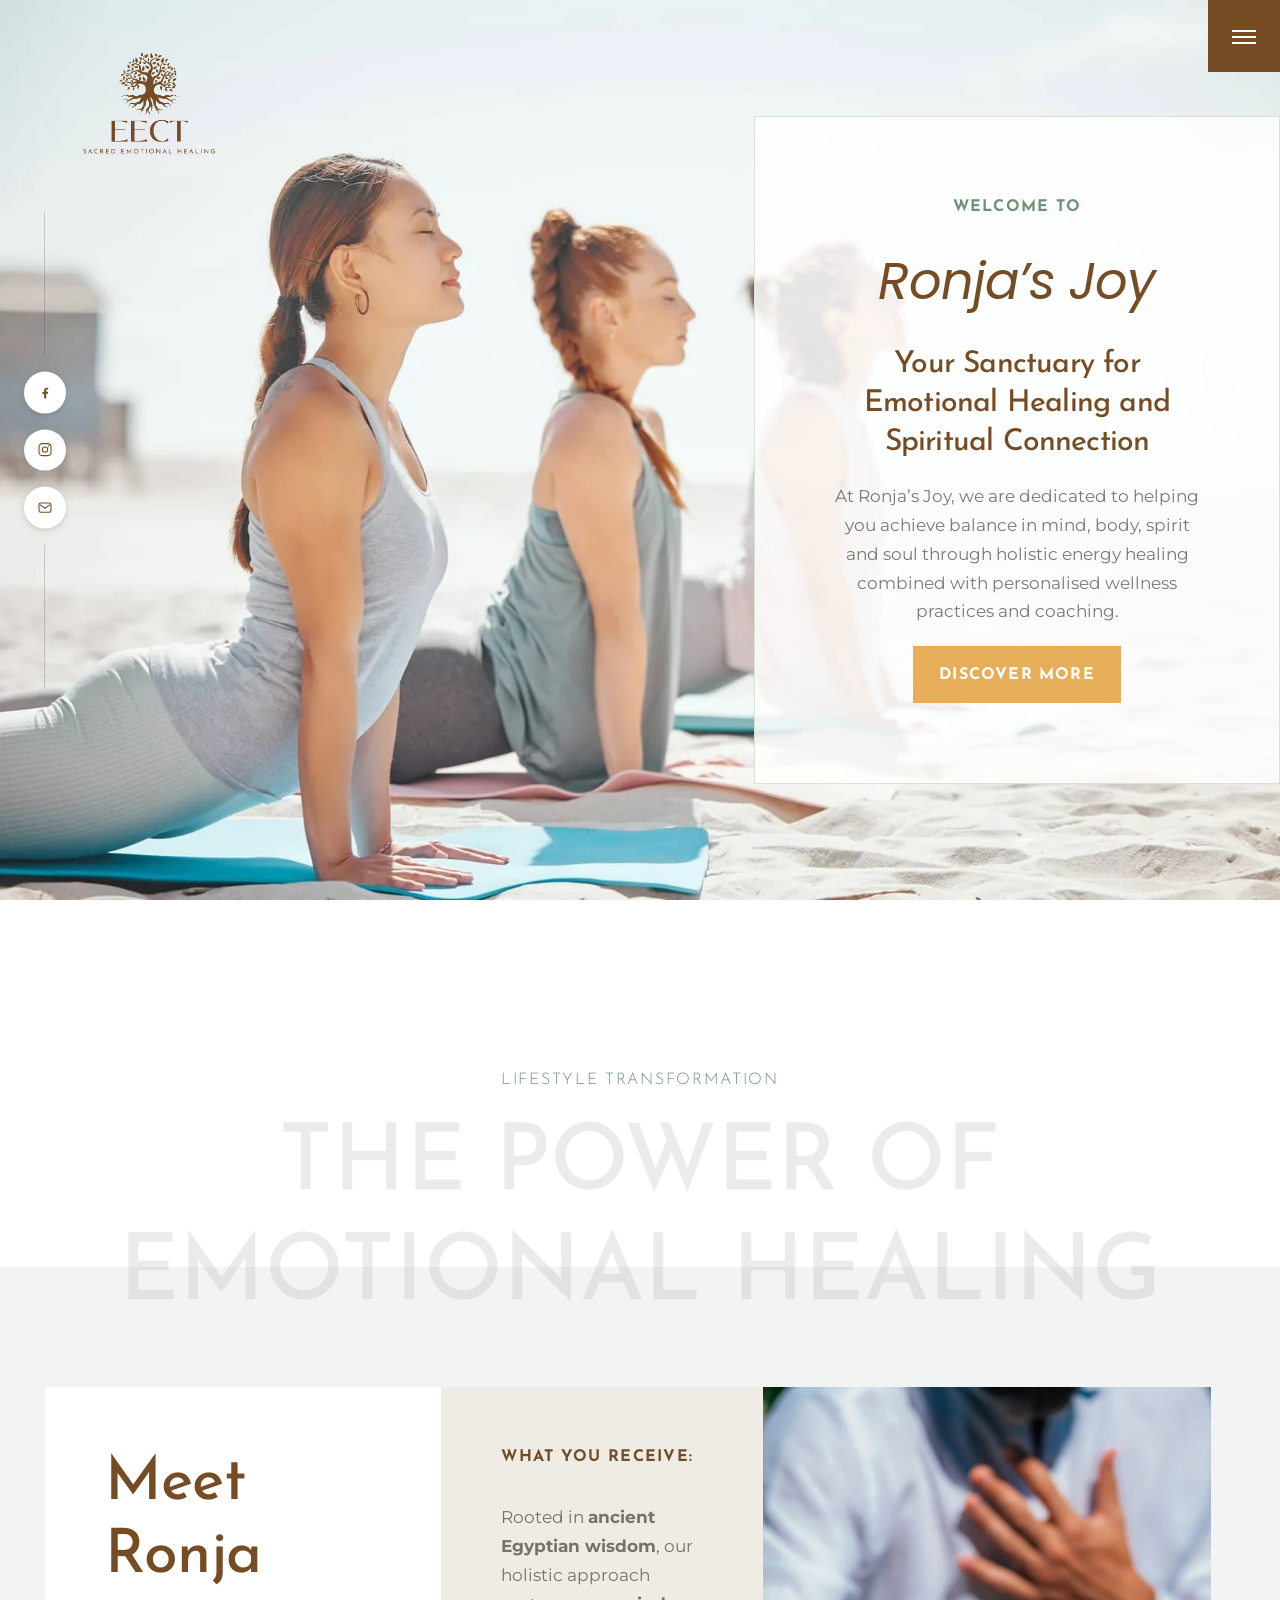
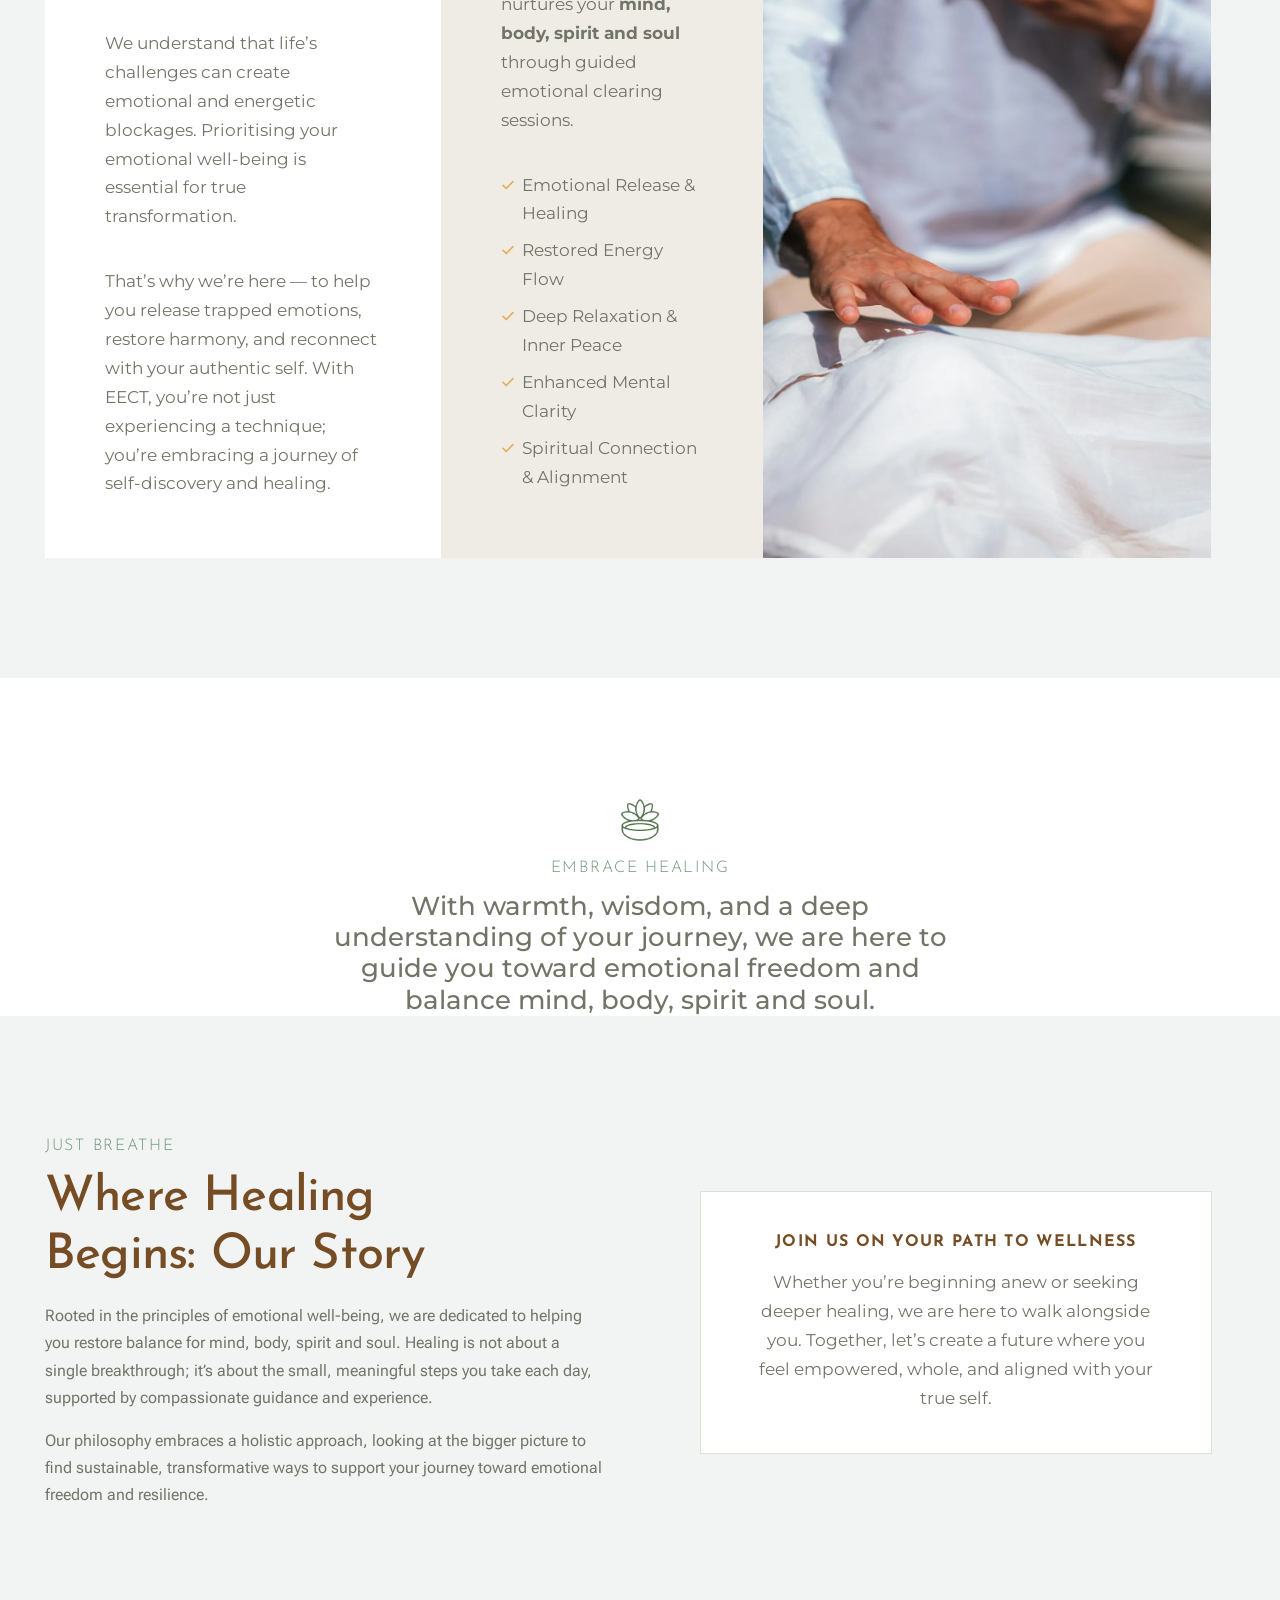
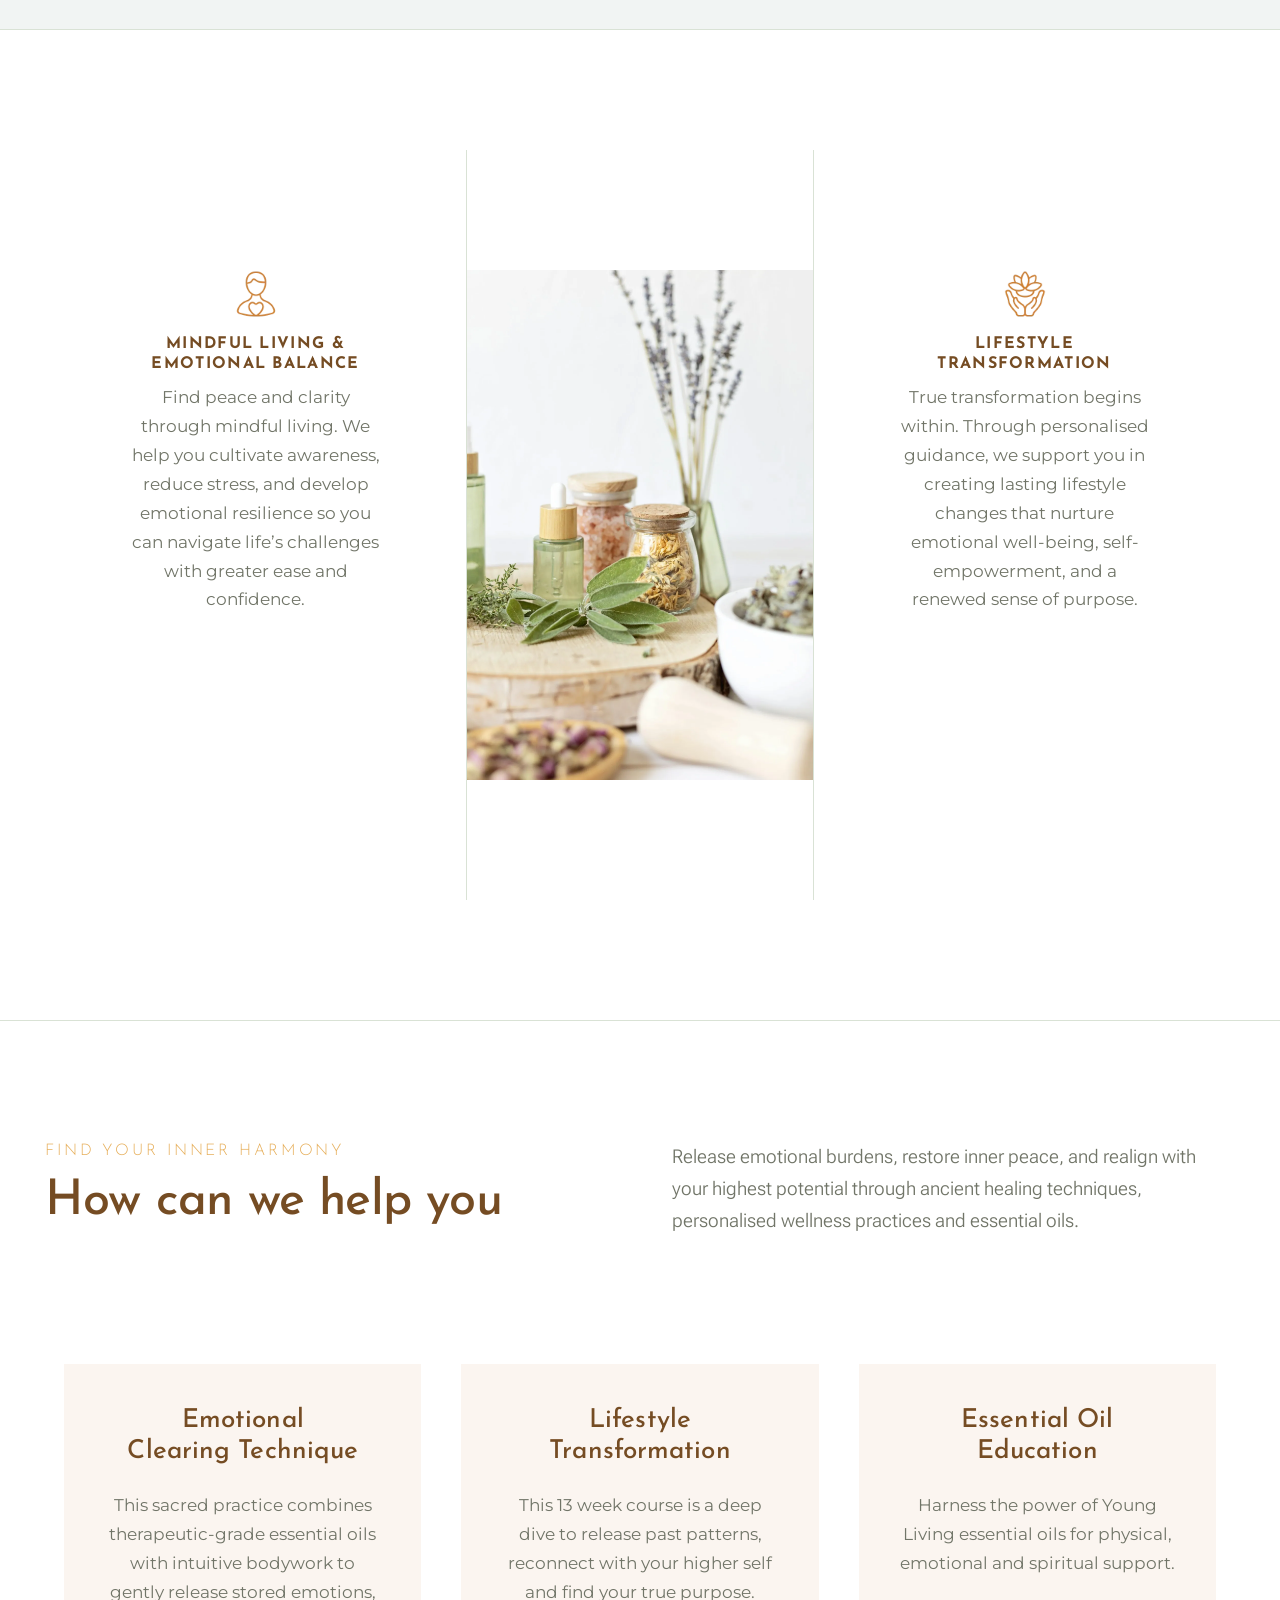
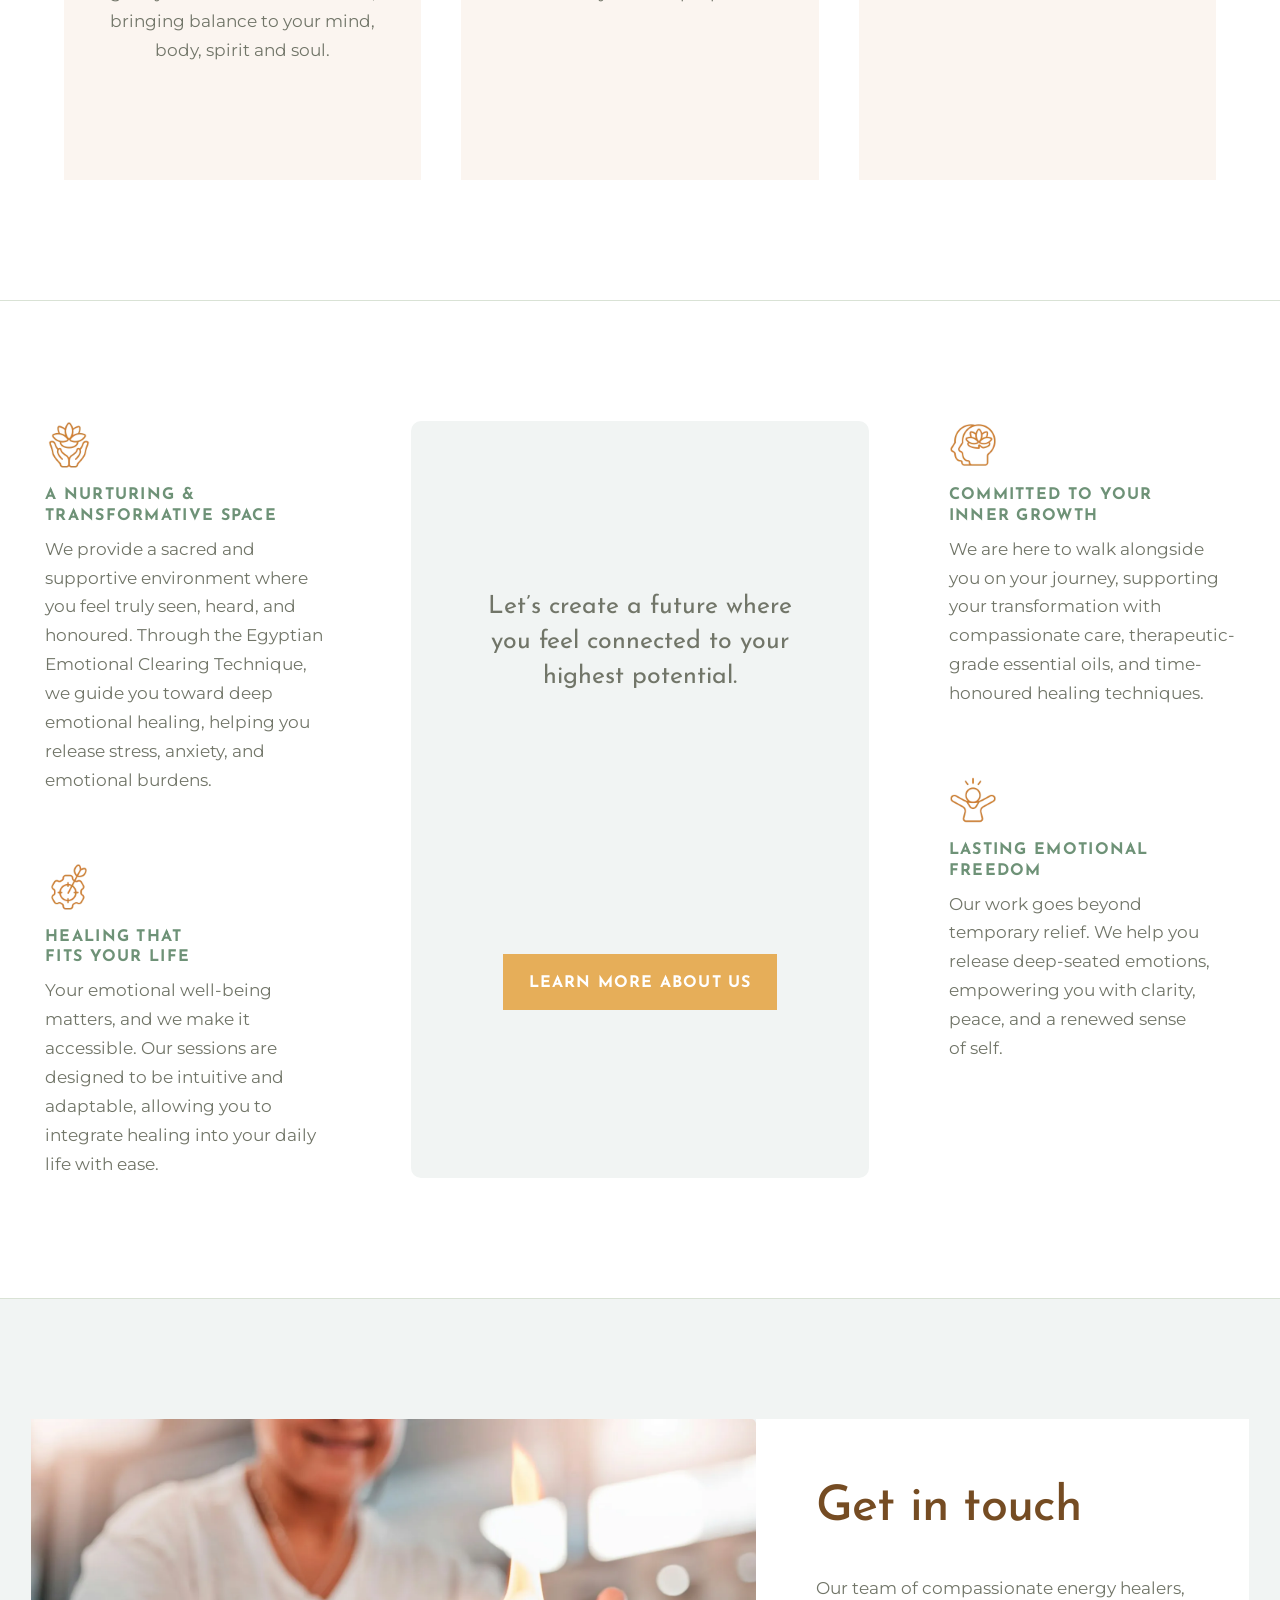
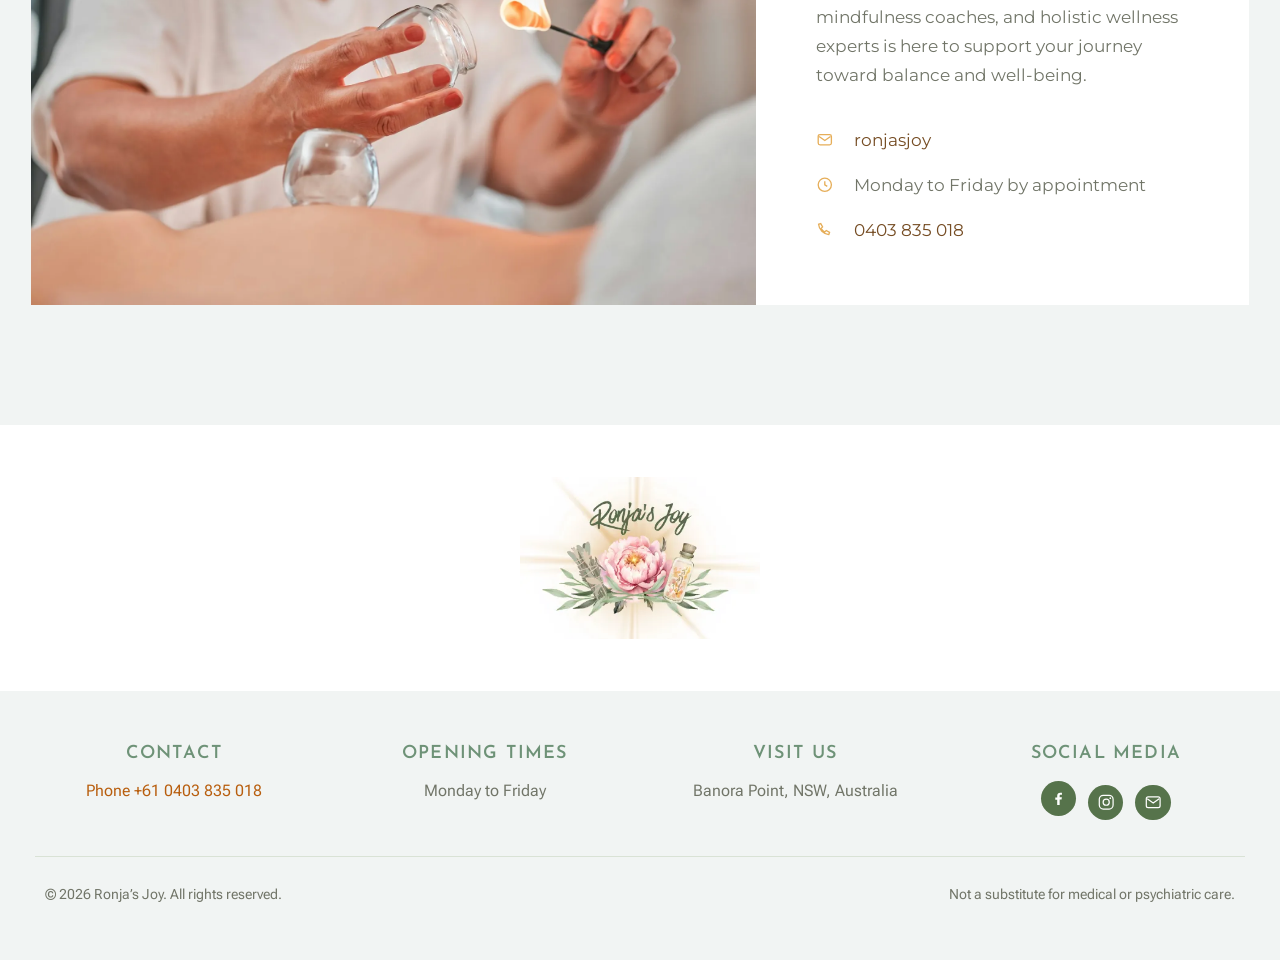
<file: index.html>
<!DOCTYPE html>
<html lang="en-AU">
<head>
<meta charset="utf-8">
<meta name="viewport" content="width=device-width, initial-scale=1">
<title>Ronja&rsquo;s Joy — Egyptian Emotional Clearing Technique</title>
<meta name="description" content="Ronja&#x27;s Joy offers the Egyptian Emotional Clearing Technique in Banora Point, NSW — holistic energy healing, personalised wellness practices and essential oil education.">
<link rel="icon" href="assets/img/favicon.ico" sizes="any">
<link rel="icon" href="assets/img/favicon-32.png" type="image/png" sizes="32x32">
<link rel="apple-touch-icon" href="assets/img/favicon-180.png">
<link rel="preconnect" href="https://fonts.googleapis.com">
<link rel="preconnect" href="https://fonts.gstatic.com" crossorigin>
<link href="https://fonts.googleapis.com/css2?family=Josefin+Sans:wght@300;400;500;600;700&family=Poppins:ital,wght@1,400&family=Montserrat:wght@300;400;500;600&family=Roboto+Flex:wght@300;400;500;600&family=Oranienbaum&display=swap" rel="stylesheet">
<link rel="stylesheet" href="assets/styles.css">
<script src="assets/site.js" defer></script>
</head>
<body>

<a class="skip-link" href="#main">Skip to content</a>

<!-- ============================ SHARED HEADER ============================ -->
<header class="site-header">
  <div class="wrap header-inner">
    <a class="logo" href="index.html">
      <img src="assets/img/EECT-logo.webp" width="1563" height="1563" alt="Ronja’s Joy — EECT, Sacred Emotional Healing">
    </a>
  </div>
</header>

<button class="nav-toggle" type="button" data-nav-toggle aria-expanded="false" aria-controls="primary-nav">
  <span class="bars" aria-hidden="true"><span></span><span></span><span></span></span>
  <span data-nav-toggle-label>Menu</span>
</button>

      <ul class="social social-rail">
        <li><a href="#facebook-placeholder"><svg viewBox="0 0 24 24" aria-hidden="true" focusable="false"><path fill="currentColor" d="M13.9 21v-7.4h2.5l.4-2.9h-2.9V8.9c0-.8.2-1.4 1.4-1.4h1.6V4.9c-.3 0-1.2-.1-2.3-.1-2.3 0-3.9 1.4-3.9 4v2.2H8.2v2.9h2.5V21z"/></svg><span class="visually-hidden">Facebook</span></a></li>
        <li><a href="#instagram-placeholder"><svg viewBox="0 0 24 24" aria-hidden="true" focusable="false"><g fill="none" stroke="currentColor" stroke-width="1.6"><rect x="3" y="3" width="18" height="18" rx="5.2"/><circle cx="12" cy="12" r="4"/></g><circle cx="17.3" cy="6.7" r="1.1" fill="currentColor"/></svg><span class="visually-hidden">Instagram</span></a></li>
        <li><a href="mailto:ronja.schmidt988@gmail.com"><svg viewBox="0 0 24 24" aria-hidden="true" focusable="false"><g fill="none" stroke="currentColor" stroke-width="1.6"><rect x="3" y="5" width="18" height="14" rx="2.5"/><path d="m4.2 7.6 7.8 5.4 7.8-5.4"/></g></svg><span class="visually-hidden">Email</span></a></li>
      </ul>

<nav class="primary-nav" id="primary-nav" data-open="false" aria-label="Primary">
  <ul class="nav-list">
        <li><a href="index.html" aria-current="page">Home</a></li>
        <li><a href="about.html">About Us</a></li>
        <li><a href="services.html">Services</a></li>
        <li><a href="events.html">Events</a></li>
        <li><a href="contact.html">Contact Us</a></li>
  </ul>
      <ul class="social">
        <li><a href="#facebook-placeholder"><svg viewBox="0 0 24 24" aria-hidden="true" focusable="false"><path fill="currentColor" d="M13.9 21v-7.4h2.5l.4-2.9h-2.9V8.9c0-.8.2-1.4 1.4-1.4h1.6V4.9c-.3 0-1.2-.1-2.3-.1-2.3 0-3.9 1.4-3.9 4v2.2H8.2v2.9h2.5V21z"/></svg><span class="visually-hidden">Facebook</span></a></li>
        <li><a href="#instagram-placeholder"><svg viewBox="0 0 24 24" aria-hidden="true" focusable="false"><g fill="none" stroke="currentColor" stroke-width="1.6"><rect x="3" y="3" width="18" height="18" rx="5.2"/><circle cx="12" cy="12" r="4"/></g><circle cx="17.3" cy="6.7" r="1.1" fill="currentColor"/></svg><span class="visually-hidden">Instagram</span></a></li>
        <li><a href="mailto:ronja.schmidt988@gmail.com"><svg viewBox="0 0 24 24" aria-hidden="true" focusable="false"><g fill="none" stroke="currentColor" stroke-width="1.6"><rect x="3" y="5" width="18" height="14" rx="2.5"/><path d="m4.2 7.6 7.8 5.4 7.8-5.4"/></g></svg><span class="visually-hidden">Email</span></a></li>
      </ul>
</nav>

<main id="main">

  <!-- HERO — photograph beside a raised card of centred text -->
  <section class="hero-split">
    <div class="hero-media"><img src="assets/img/team-yoga-on-beach-relax-meditation-in-nature-and-zen-during-pilates-class-at-the-sea-collaborati-1.webp" width="1800" height="1201" alt="Three people in a slow, grounded practice on the beach at sunrise."></div>
    <div class="hero-card">
      <div class="stack">
        <p class="eyebrow">Welcome to</p>
        <h1>Ronja&rsquo;s Joy</h1>
        <p class="hero-promise">Your Sanctuary for Emotional Healing and Spiritual Connection</p>
        <p>At Ronja&rsquo;s Joy, we are dedicated to helping you achieve balance in mind, body, spirit and soul through holistic energy healing combined with personalised wellness practices and coaching.</p>
        <div class="btn-row" style="justify-content:center">
          <a class="btn btn--primary" href="about.html">Discover more</a>
        </div>
      </div>
    </div>
  </section>

  <!-- Oversized pale divider heading -->
  <section class="section section--paper section--flush-bottom">
    <div class="wrap stack stack--center">
      <p class="eyebrow">Lifestyle Transformation</p>
      <p class="watermark">The Power of Emotional Healing</p>
    </div>
  </section>

  <!-- Meet Ronja | What You Receive | photograph -->
  <section class="section section--flush-top section--linen">
    <div class="wrap trio trio--flush">
      <div class="trio-card">
        <h2>Meet Ronja</h2>
        <p>We understand that life&rsquo;s challenges can create emotional and energetic blockages. Prioritising your emotional well-being is essential for true transformation.</p>
        <p>That&rsquo;s why we&rsquo;re here &mdash; to help you release trapped emotions, restore harmony, and reconnect with your authentic self. With EECT, you&rsquo;re not just experiencing a technique; you&rsquo;re embracing a journey of self-discovery and healing.</p>
      </div>
      <div class="trio-card trio-card--beige">
        <h3>What You Receive:</h3>
        <p>Rooted in <strong>ancient Egyptian wisdom</strong>, our holistic approach nurtures your <strong>mind, body, spirit and soul</strong> through guided emotional clearing sessions.</p>
        <ul class="checklist">
          <li><span class="tick" aria-hidden="true"><svg viewBox="0 0 20 20" fill="none" stroke="currentColor" stroke-width="2.4" stroke-linecap="round" stroke-linejoin="round"><path d="m3 10.6 4.4 4.4L17 5.2"/></svg></span><span>Emotional Release &amp; Healing</span></li>
          <li><span class="tick" aria-hidden="true"><svg viewBox="0 0 20 20" fill="none" stroke="currentColor" stroke-width="2.4" stroke-linecap="round" stroke-linejoin="round"><path d="m3 10.6 4.4 4.4L17 5.2"/></svg></span><span>Restored Energy Flow</span></li>
          <li><span class="tick" aria-hidden="true"><svg viewBox="0 0 20 20" fill="none" stroke="currentColor" stroke-width="2.4" stroke-linecap="round" stroke-linejoin="round"><path d="m3 10.6 4.4 4.4L17 5.2"/></svg></span><span>Deep Relaxation &amp; Inner Peace</span></li>
          <li><span class="tick" aria-hidden="true"><svg viewBox="0 0 20 20" fill="none" stroke="currentColor" stroke-width="2.4" stroke-linecap="round" stroke-linejoin="round"><path d="m3 10.6 4.4 4.4L17 5.2"/></svg></span><span>Enhanced Mental Clarity</span></li>
          <li><span class="tick" aria-hidden="true"><svg viewBox="0 0 20 20" fill="none" stroke="currentColor" stroke-width="2.4" stroke-linecap="round" stroke-linejoin="round"><path d="m3 10.6 4.4 4.4L17 5.2"/></svg></span><span>Spiritual Connection &amp; Alignment</span></li>
        </ul>
      </div>
      <div class="trio-media"><img src="assets/img/reiki-healing-session-2.webp" width="1333" height="2000" alt="A practitioner&amp;rsquo;s hands resting gently during a healing session."></div>
    </div>
  </section>

  <!-- Embrace Healing -->
  <section class="section section--tight section--paper">
    <div class="wrap wrap--narrow stack stack--center">
      <img src="assets/img/Spa-1.webp" width="64" height="64" alt="" style="width:2.75rem;height:2.75rem">
      <p class="eyebrow eyebrow--gold">Embrace Healing</p>
      <p class="lede">With warmth, wisdom, and a deep understanding of your journey, we are here to guide you toward emotional freedom and balance mind, body, spirit and soul.</p>
    </div>
  </section>

  <!-- Our story | Join us panel -->
  <section class="section section--linen">
    <div class="wrap split split--wide-text">
      <div class="stack">
        <p class="eyebrow eyebrow--gold">Just Breathe</p>
        <h2>Where Healing Begins: Our Story</h2>
        <p>Rooted in the principles of emotional well-being, we are dedicated to helping you restore balance for mind, body, spirit and soul. Healing is not about a single breakthrough; it&rsquo;s about the small, meaningful steps you take each day, supported by compassionate guidance and experience.</p>
        <p>Our philosophy embraces a holistic approach, looking at the bigger picture to find sustainable, transformative ways to support your journey toward emotional freedom and resilience.</p>
      </div>
      <div class="bordered-panel stack stack--center">
        <h3>Join Us on Your Path to Wellness</h3>
        <p>Whether you&rsquo;re beginning anew or seeking deeper healing, we are here to walk alongside you. Together, let&rsquo;s create a future where you feel empowered, whole, and aligned with your true self.</p>
      </div>
    </div>
  </section>

  <!-- Two icon blocks flanking a photograph -->
  <section class="section section--paper section--ruled">
    <div class="wrap trio trio--flank">
      <article class="feature feature--center">
        <img src="assets/img/Wellbeing_updated-1.webp" width="64" height="64" alt="">
        <h3>Mindful Living &amp; Emotional Balance</h3>
        <p>Find peace and clarity through mindful living. We help you cultivate awareness, reduce stress, and develop emotional resilience so you can navigate life&rsquo;s challenges with greater ease and confidence.</p>
      </article>
      <div class="trio-media"><img src="assets/img/botanical-blends-herbs-essencial-oils-for-naturopathy-1.webp" width="1357" height="2000" alt="Essential oil bottles arranged with fresh herbs and botanicals."></div>
      <article class="feature feature--center">
        <img src="assets/img/Spirituality_updated-1.webp" width="64" height="64" alt="">
        <h3>Lifestyle Transformation</h3>
        <p>True transformation begins within. Through personalised guidance, we support you in creating lasting lifestyle changes that nurture emotional well-being, self-empowerment, and a renewed sense of purpose.</p>
      </article>
    </div>
  </section>

  <!-- Services -->
  <section class="section section--paper">
    <div class="wrap split split--wide-text intro-split">
      <div class="stack">
        <p class="eyebrow eyebrow--gold">Find Your Inner Harmony</p>
        <h2>How can we help you</h2>
      </div>
      <div class="stack">
        <p>Release emotional burdens, restore inner peace, and realign with your highest potential through ancient healing techniques, personalised wellness practices and essential oils.</p>
      </div>
    </div>
    <div class="wrap cards section-body">
      <a class="card card--beige" href="services.html#emotional-clearing">
        <h3>Emotional Clearing Technique</h3>
        <p>This sacred practice combines therapeutic-grade essential oils with intuitive bodywork to gently release stored emotions, bringing balance to your mind, body, spirit and soul.</p>
      </a>
      <a class="card card--beige" href="services.html#deep-emotional-healing">
        <h3>Lifestyle Transformation</h3>
        <p>This 13 week course is a deep dive to release past patterns, reconnect with your higher self and find your true purpose.</p>
      </a>
      <a class="card card--beige" href="services.html#essential-oil-education">
        <h3>Essential Oil Education</h3>
        <p>Harness the power of Young Living essential oils for physical, emotional and spiritual support.</p>
      </a>
    </div>
  </section>

  <!-- Four features flanking a pull panel -->
  <section class="section section--paper section--ruled">
    <div class="wrap trio trio--flank trio--flank--panel">
      <div class="stack">
      <article class="feature">
        <img src="assets/img/Spirituality_updated-1.webp" width="64" height="64" alt="">
        <h3>A Nurturing &amp; Transformative Space</h3>
        <p>We provide a sacred and supportive environment where you feel truly seen, heard, and honoured. Through the Egyptian Emotional Clearing Technique, we guide you toward deep emotional healing, helping you release stress, anxiety, and emotional burdens.</p>
      </article>
      <article class="feature">
        <img src="assets/img/Target-life_updated-1.webp" width="64" height="64" alt="">
        <h3>Healing That Fits Your Life</h3>
        <p>Your emotional well-being matters, and we make it accessible. Our sessions are designed to be intuitive and adaptable, allowing you to integrate healing into your daily life with ease.</p>
      </article>
      </div>
      <div class="pull-panel">
        <p>Let&rsquo;s create a future where you feel connected to your highest potential.</p>
        <a class="btn btn--primary" href="about.html">Learn more about us</a>
      </div>
      <div class="stack">
      <article class="feature">
        <img src="assets/img/Relax_updated-1.webp" width="64" height="64" alt="">
        <h3>Committed to Your Inner Growth</h3>
        <p>We are here to walk alongside you on your journey, supporting your transformation with compassionate care, therapeutic-grade essential oils, and time-honoured healing techniques.</p>
      </article>
      <article class="feature">
        <img src="assets/img/Harmony_updated-1.webp" width="64" height="64" alt="">
        <h3>Lasting Emotional Freedom</h3>
        <p>Our work goes beyond temporary relief. We help you release deep-seated emotions, empowering you with clarity, peace, and a renewed sense of self.</p>
      </article>
      </div>
    </div>
  </section>

  <!-- Get in touch: photograph beside a raised card -->
  <section class="section section--linen">
    <div class="wrap contact-split">
      <div class="contact-media"><img src="assets/img/woman-hands-or-flame-for-cupping-therapy-in-spa-hotel-salon-or-holistic-chinese-treatment-for-pai-1.webp" width="1800" height="1201" alt="A warm treatment room during a holistic therapy session."></div>
      <div class="contact-card stack">
        <h2>Get in touch</h2>
        <p>Our team of compassionate energy healers, mindfulness coaches, and holistic wellness experts is here to support your journey toward balance and well-being.</p>
        <ul class="contact-rows">
          <li><svg viewBox="0 0 24 24" fill="none" stroke="currentColor" stroke-width="1.8" aria-hidden="true"><rect x="3" y="5" width="18" height="14" rx="2.5"/><path d="m4.2 7.6 7.8 5.4 7.8-5.4"/></svg><a href="mailto:ronja.schmidt988@gmail.com">ronjasjoy</a></li>
          <li><svg viewBox="0 0 24 24" fill="none" stroke="currentColor" stroke-width="1.8" aria-hidden="true"><circle cx="12" cy="12" r="9"/><path d="M12 7v5.2l3.4 2"/></svg><span>Monday to Friday by appointment</span></li>
          <li><svg viewBox="0 0 24 24" fill="none" stroke="currentColor" stroke-width="1.8" aria-hidden="true"><path d="M6.5 3.5 9 8l-2 2a12 12 0 0 0 5 5l2-2 4.5 2.5-1 3A15.5 15.5 0 0 1 3.5 4.5z"/></svg><a href="tel:+61403835018">0403 835 018</a></li>
        </ul>
      </div>
    </div>
  </section>

</main>

<button class="to-top" type="button" data-to-top aria-label="Back to top">
  <svg viewBox="0 0 24 24" fill="none" stroke="currentColor" stroke-width="2.2" stroke-linecap="round" stroke-linejoin="round" aria-hidden="true"><path d="m6 15 6-6 6 6"/></svg>
</button>

<!-- ============================ SHARED FOOTER ============================ -->
<div class="footer-mark">
  <a href="index.html"><img src="assets/img/3904BA5A-FEE7-421E-B417-78B92854837F-e1760334611894.webp" width="392" height="266" alt="Ronja’s Joy"></a>
</div>

<footer class="site-footer">
  <div class="wrap footer-grid">
    <div class="footer-col">
      <h2>Contact</h2>
      <ul><li><a href="tel:+61403835018">Phone +61 0403 835 018</a></li></ul>
    </div>
    <div class="footer-col">
      <h2>Opening Times</h2>
      <ul><li>Monday to Friday</li></ul>
    </div>
    <div class="footer-col">
      <h2>Visit Us</h2>
      <ul><li>Banora Point, NSW, Australia</li></ul>
    </div>
    <div class="footer-col">
      <h2>Social Media</h2>
      <ul class="social">
        <li><a href="#facebook-placeholder"><svg viewBox="0 0 24 24" aria-hidden="true" focusable="false"><path fill="currentColor" d="M13.9 21v-7.4h2.5l.4-2.9h-2.9V8.9c0-.8.2-1.4 1.4-1.4h1.6V4.9c-.3 0-1.2-.1-2.3-.1-2.3 0-3.9 1.4-3.9 4v2.2H8.2v2.9h2.5V21z"/></svg><span class="visually-hidden">Facebook</span></a></li>
        <li><a href="#instagram-placeholder"><svg viewBox="0 0 24 24" aria-hidden="true" focusable="false"><g fill="none" stroke="currentColor" stroke-width="1.6"><rect x="3" y="3" width="18" height="18" rx="5.2"/><circle cx="12" cy="12" r="4"/></g><circle cx="17.3" cy="6.7" r="1.1" fill="currentColor"/></svg><span class="visually-hidden">Instagram</span></a></li>
        <li><a href="mailto:ronja.schmidt988@gmail.com"><svg viewBox="0 0 24 24" aria-hidden="true" focusable="false"><g fill="none" stroke="currentColor" stroke-width="1.6"><rect x="3" y="5" width="18" height="14" rx="2.5"/><path d="m4.2 7.6 7.8 5.4 7.8-5.4"/></g></svg><span class="visually-hidden">Email</span></a></li>
      </ul>
    </div>
  </div>

  <div class="wrap footer-bottom">
    <p>&copy; 2026 Ronja&rsquo;s Joy. All rights reserved.</p>
    <p>Not a substitute for medical or psychiatric care.</p>
  </div>
</footer>

</body>
</html>
</file>
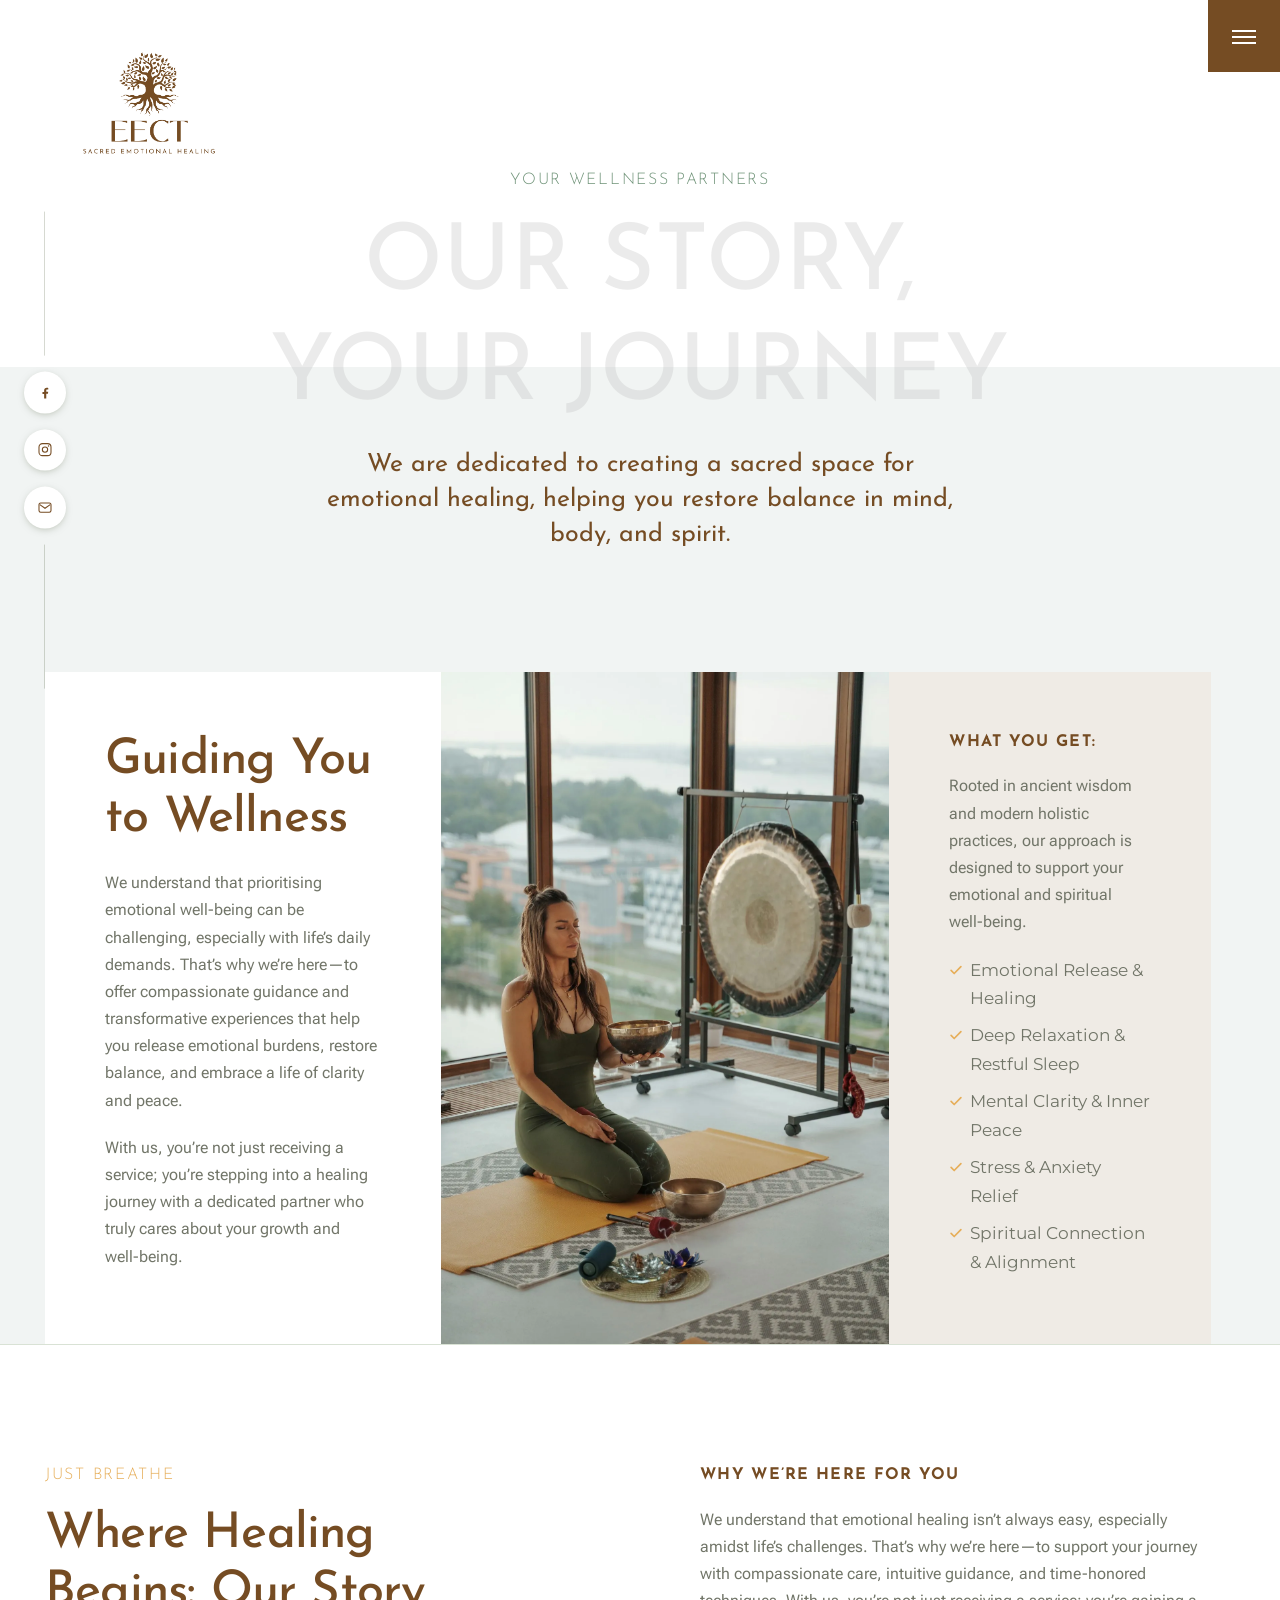
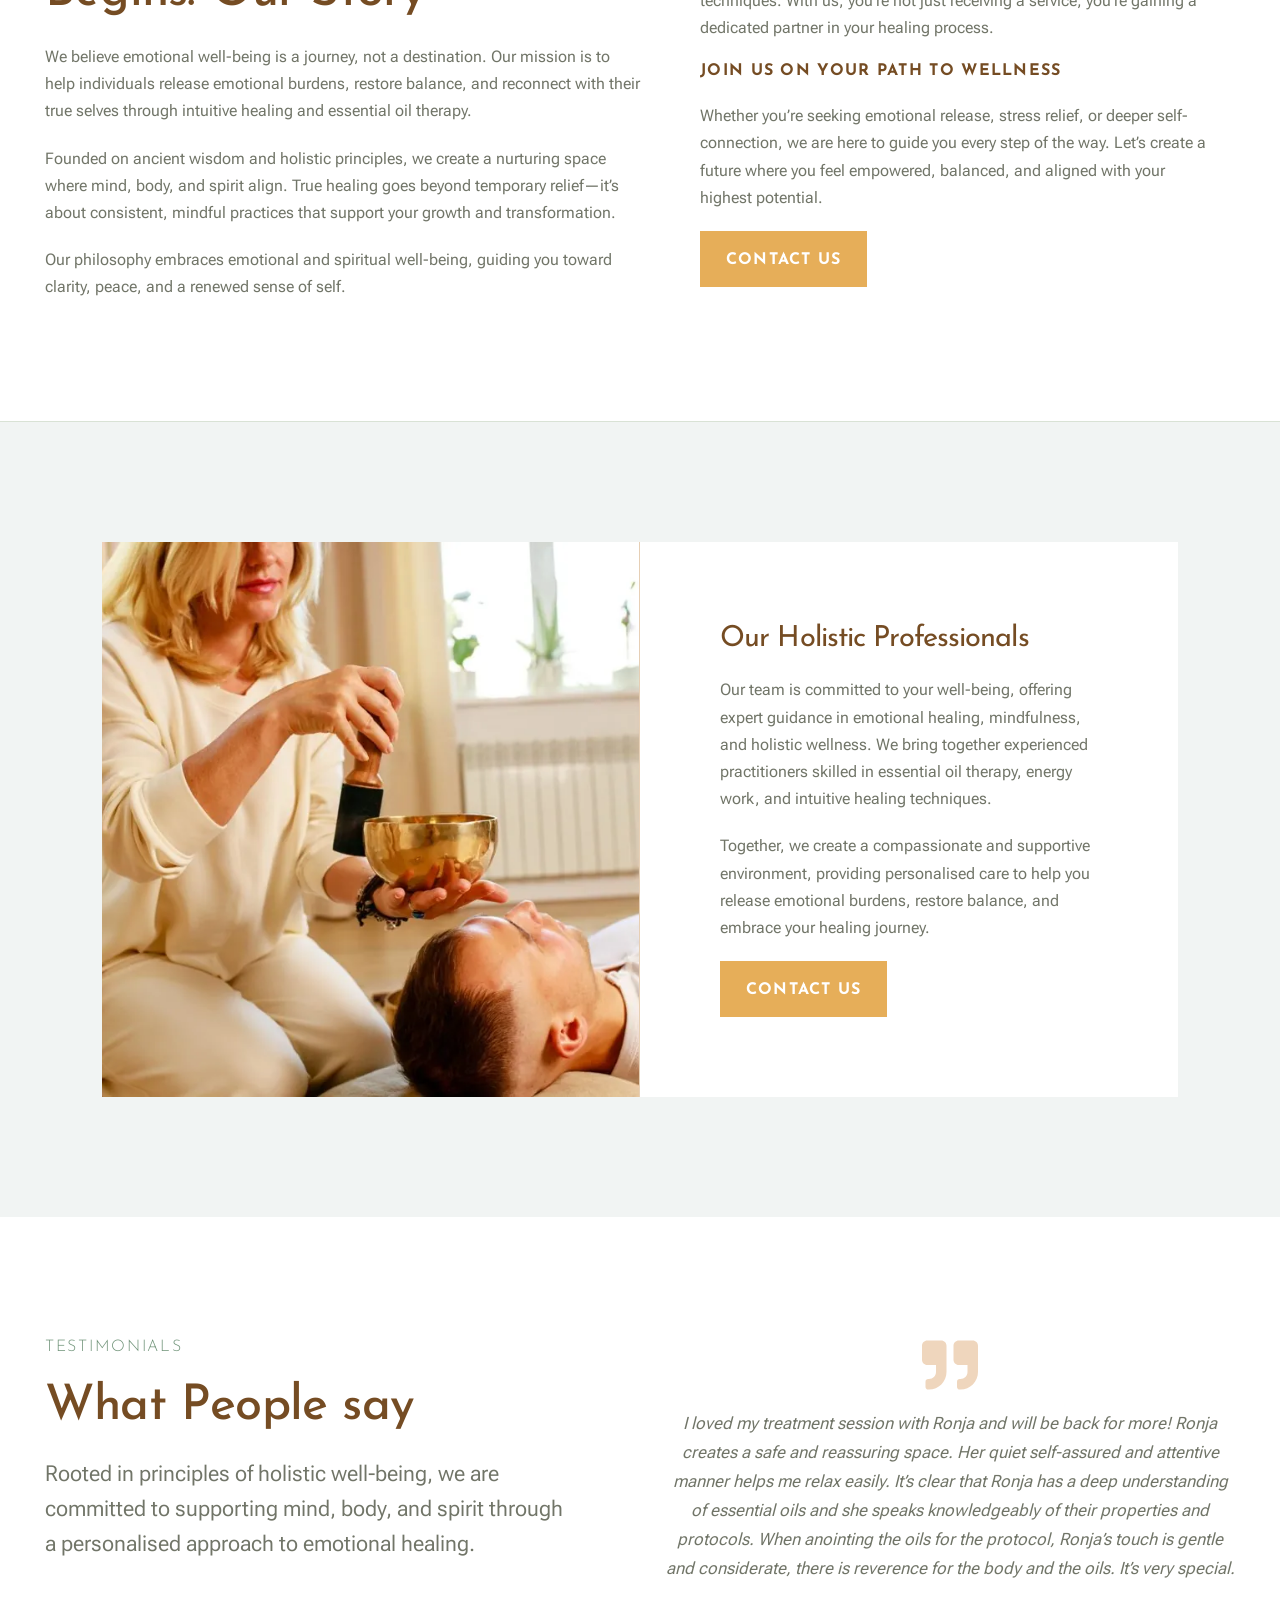
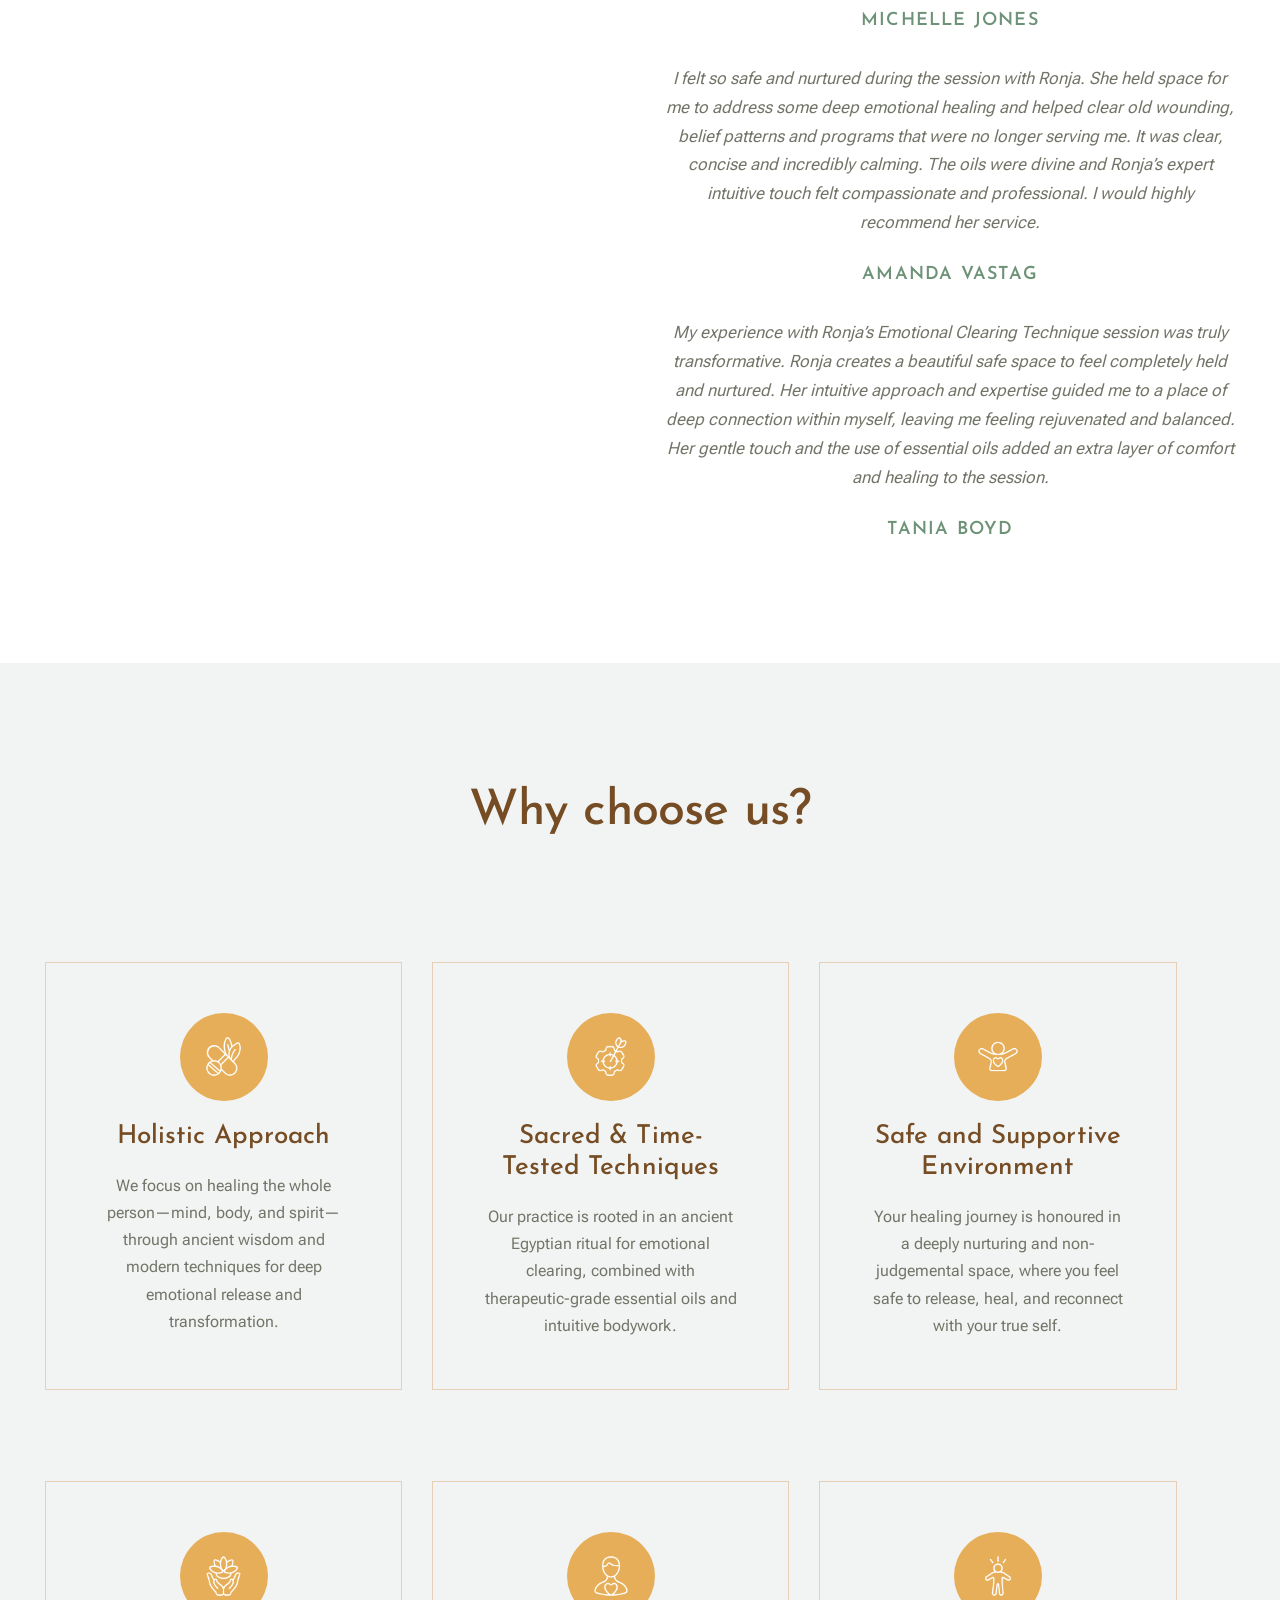
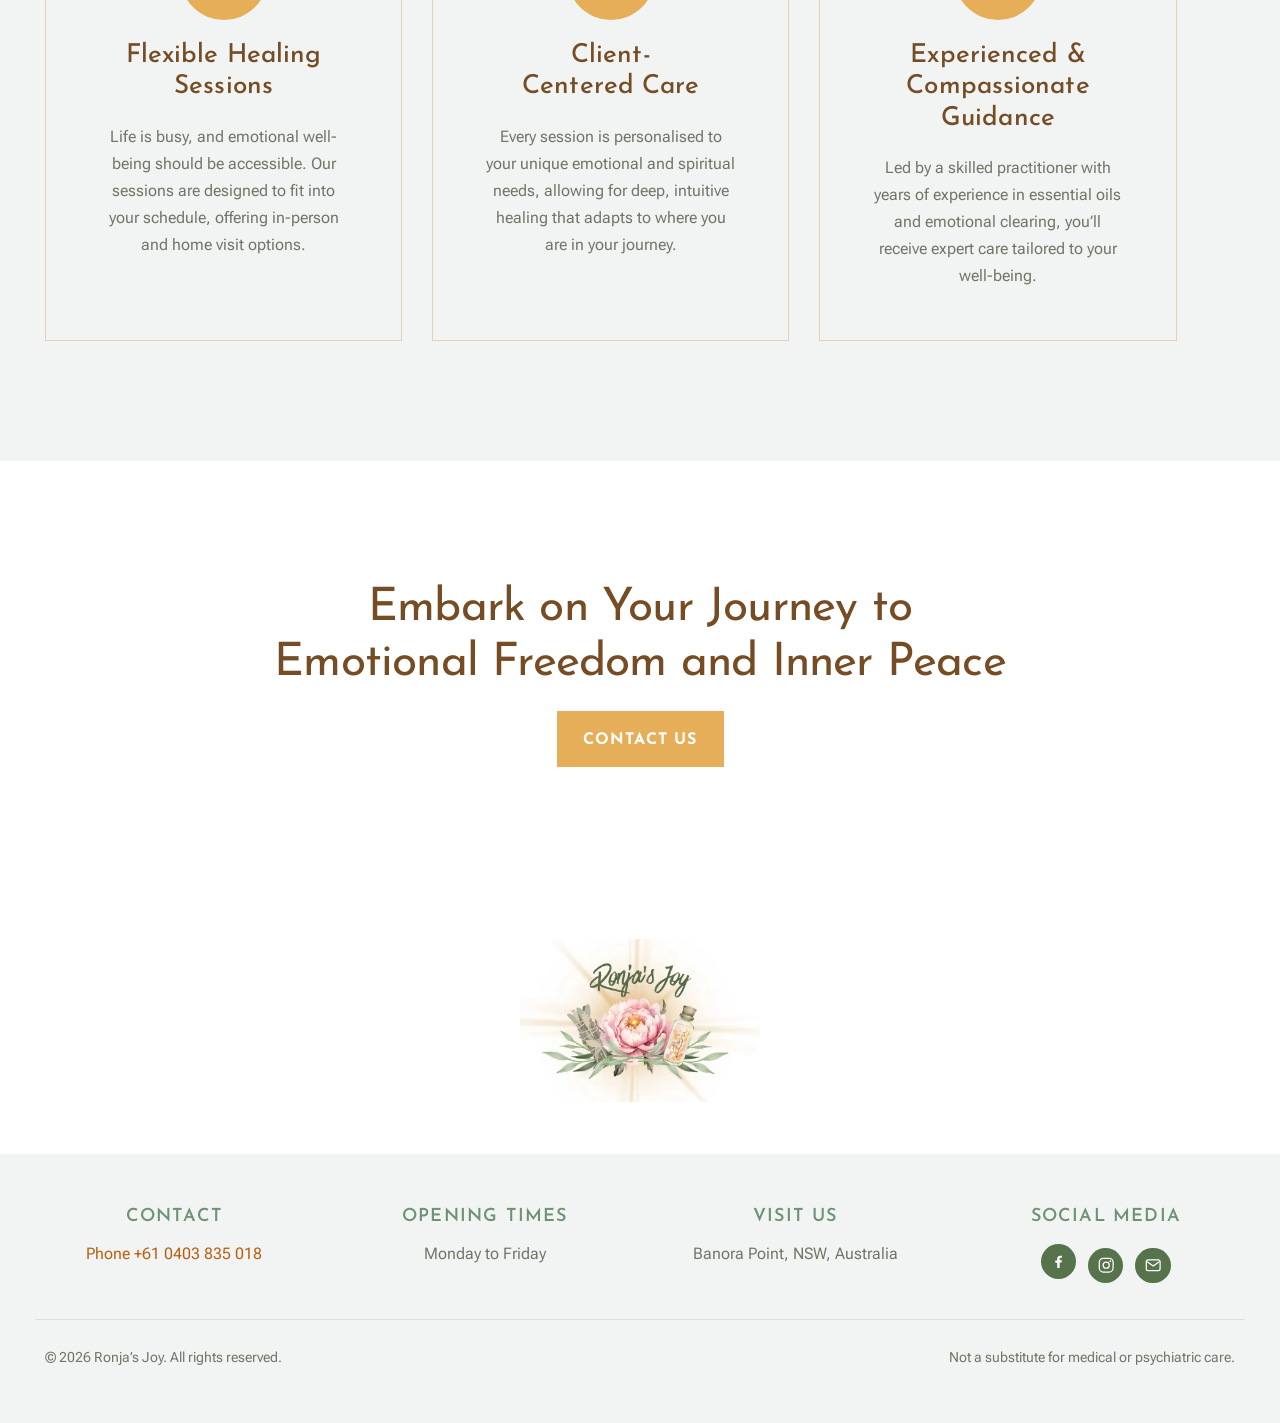
<file: about.html>
<!DOCTYPE html>
<html lang="en-AU">
<head>
<meta charset="utf-8">
<meta name="viewport" content="width=device-width, initial-scale=1">
<title>About Us &mdash; Ronja&rsquo;s Joy</title>
<meta name="description" content="The story, philosophy and people behind Ronja&#x27;s Joy and the Egyptian Emotional Clearing Technique.">
<link rel="icon" href="assets/img/favicon.ico" sizes="any">
<link rel="icon" href="assets/img/favicon-32.png" type="image/png" sizes="32x32">
<link rel="apple-touch-icon" href="assets/img/favicon-180.png">
<link rel="preconnect" href="https://fonts.googleapis.com">
<link rel="preconnect" href="https://fonts.gstatic.com" crossorigin>
<link href="https://fonts.googleapis.com/css2?family=Josefin+Sans:wght@300;400;500;600;700&family=Poppins:ital,wght@1,400&family=Montserrat:wght@300;400;500;600&family=Roboto+Flex:wght@300;400;500;600&family=Oranienbaum&display=swap" rel="stylesheet">
<link rel="stylesheet" href="assets/styles.css">
<script src="assets/site.js" defer></script>
</head>
<body>

<a class="skip-link" href="#main">Skip to content</a>

<!-- ============================ SHARED HEADER ============================ -->
<header class="site-header">
  <div class="wrap header-inner">
    <a class="logo" href="index.html">
      <img src="assets/img/EECT-logo.webp" width="1563" height="1563" alt="Ronja’s Joy — EECT, Sacred Emotional Healing">
    </a>
  </div>
</header>

<button class="nav-toggle" type="button" data-nav-toggle aria-expanded="false" aria-controls="primary-nav">
  <span class="bars" aria-hidden="true"><span></span><span></span><span></span></span>
  <span data-nav-toggle-label>Menu</span>
</button>

      <ul class="social social-rail">
        <li><a href="#facebook-placeholder"><svg viewBox="0 0 24 24" aria-hidden="true" focusable="false"><path fill="currentColor" d="M13.9 21v-7.4h2.5l.4-2.9h-2.9V8.9c0-.8.2-1.4 1.4-1.4h1.6V4.9c-.3 0-1.2-.1-2.3-.1-2.3 0-3.9 1.4-3.9 4v2.2H8.2v2.9h2.5V21z"/></svg><span class="visually-hidden">Facebook</span></a></li>
        <li><a href="#instagram-placeholder"><svg viewBox="0 0 24 24" aria-hidden="true" focusable="false"><g fill="none" stroke="currentColor" stroke-width="1.6"><rect x="3" y="3" width="18" height="18" rx="5.2"/><circle cx="12" cy="12" r="4"/></g><circle cx="17.3" cy="6.7" r="1.1" fill="currentColor"/></svg><span class="visually-hidden">Instagram</span></a></li>
        <li><a href="mailto:ronja.schmidt988@gmail.com"><svg viewBox="0 0 24 24" aria-hidden="true" focusable="false"><g fill="none" stroke="currentColor" stroke-width="1.6"><rect x="3" y="5" width="18" height="14" rx="2.5"/><path d="m4.2 7.6 7.8 5.4 7.8-5.4"/></g></svg><span class="visually-hidden">Email</span></a></li>
      </ul>

<nav class="primary-nav" id="primary-nav" data-open="false" aria-label="Primary">
  <ul class="nav-list">
        <li><a href="index.html">Home</a></li>
        <li><a href="about.html" aria-current="page">About Us</a></li>
        <li><a href="services.html">Services</a></li>
        <li><a href="events.html">Events</a></li>
        <li><a href="contact.html">Contact Us</a></li>
  </ul>
      <ul class="social">
        <li><a href="#facebook-placeholder"><svg viewBox="0 0 24 24" aria-hidden="true" focusable="false"><path fill="currentColor" d="M13.9 21v-7.4h2.5l.4-2.9h-2.9V8.9c0-.8.2-1.4 1.4-1.4h1.6V4.9c-.3 0-1.2-.1-2.3-.1-2.3 0-3.9 1.4-3.9 4v2.2H8.2v2.9h2.5V21z"/></svg><span class="visually-hidden">Facebook</span></a></li>
        <li><a href="#instagram-placeholder"><svg viewBox="0 0 24 24" aria-hidden="true" focusable="false"><g fill="none" stroke="currentColor" stroke-width="1.6"><rect x="3" y="3" width="18" height="18" rx="5.2"/><circle cx="12" cy="12" r="4"/></g><circle cx="17.3" cy="6.7" r="1.1" fill="currentColor"/></svg><span class="visually-hidden">Instagram</span></a></li>
        <li><a href="mailto:ronja.schmidt988@gmail.com"><svg viewBox="0 0 24 24" aria-hidden="true" focusable="false"><g fill="none" stroke="currentColor" stroke-width="1.6"><rect x="3" y="5" width="18" height="14" rx="2.5"/><path d="m4.2 7.6 7.8 5.4 7.8-5.4"/></g></svg><span class="visually-hidden">Email</span></a></li>
      </ul>
</nav>

<main id="main">

  <section class="page-head">
    <div class="wrap stack stack--center">
      <p class="eyebrow">Your Wellness Partners</p>
      <h1>Our Story, Your Journey</h1>
    </div>
  </section>

  <section class="lead-band">
    <div class="wrap">
      <p>We are dedicated to creating a sacred space for emotional healing, helping you restore balance in mind, body, and spirit.</p>
    </div>
  </section>

  <!-- Copy card, photograph, accent checklist — one flush row -->
  <section class="section section--tight">
    <div class="wrap story-trio">
    <div class="panel-white stack">
      <h2>Guiding You to Wellness</h2>
      <p>We understand that prioritising emotional well-being can be challenging, especially with life&rsquo;s daily demands. That&rsquo;s why we&rsquo;re here&mdash;to offer compassionate guidance and transformative experiences that help you release emotional burdens, restore balance, and embrace a life of clarity and peace.</p>
      <p>With us, you&rsquo;re not just receiving a service; you&rsquo;re stepping into a healing journey with a dedicated partner who truly cares about your growth and well-being.</p>
    </div>
    <div class="panel-photo"><img src="assets/img/woman-in-sportswear-practicing-spiritual-activities-in-a-peaceful-environment-1.webp" width="1333" height="2000" alt="A woman practising a slow, spiritual movement sequence outdoors."></div>
    <div class="panel-accent stack">
      <h3>What you get:</h3>
      <p>Rooted in ancient wisdom and modern holistic practices, our approach is designed to support your emotional and spiritual well-being.</p>
        <ul class="checklist">
          <li><span class="tick" aria-hidden="true"><svg viewBox="0 0 20 20" fill="none" stroke="currentColor" stroke-width="2.4" stroke-linecap="round" stroke-linejoin="round"><path d="m3 10.6 4.4 4.4L17 5.2"/></svg></span><span>Emotional Release &amp; Healing</span></li>
          <li><span class="tick" aria-hidden="true"><svg viewBox="0 0 20 20" fill="none" stroke="currentColor" stroke-width="2.4" stroke-linecap="round" stroke-linejoin="round"><path d="m3 10.6 4.4 4.4L17 5.2"/></svg></span><span>Deep Relaxation &amp; Restful Sleep</span></li>
          <li><span class="tick" aria-hidden="true"><svg viewBox="0 0 20 20" fill="none" stroke="currentColor" stroke-width="2.4" stroke-linecap="round" stroke-linejoin="round"><path d="m3 10.6 4.4 4.4L17 5.2"/></svg></span><span>Mental Clarity &amp; Inner Peace</span></li>
          <li><span class="tick" aria-hidden="true"><svg viewBox="0 0 20 20" fill="none" stroke="currentColor" stroke-width="2.4" stroke-linecap="round" stroke-linejoin="round"><path d="m3 10.6 4.4 4.4L17 5.2"/></svg></span><span>Stress &amp; Anxiety Relief</span></li>
          <li><span class="tick" aria-hidden="true"><svg viewBox="0 0 20 20" fill="none" stroke="currentColor" stroke-width="2.4" stroke-linecap="round" stroke-linejoin="round"><path d="m3 10.6 4.4 4.4L17 5.2"/></svg></span><span>Spiritual Connection &amp; Alignment</span></li>
        </ul>
    </div>
    </div>
  </section>

  <section class="section story-band">
    <div class="wrap story-stack">
      <div class="stack">
        <p class="eyebrow eyebrow--gold">just Breathe</p>
        <h2>Where Healing Begins: Our Story</h2>
        <p>We believe emotional well-being is a journey, not a destination. Our mission is to help individuals release emotional burdens, restore balance, and reconnect with their true selves through intuitive healing and essential oil therapy.</p>
        <p>Founded on ancient wisdom and holistic principles, we create a nurturing space where mind, body, and spirit align. True healing goes beyond temporary relief&mdash;it&rsquo;s about consistent, mindful practices that support your growth and transformation.</p>
        <p>Our philosophy embraces emotional and spiritual well-being, guiding you toward clarity, peace, and a renewed sense of self.</p>
      </div>
      <div class="stack">
        <h3>Why We&rsquo;re Here for You</h3>
        <p>We understand that emotional healing isn&rsquo;t always easy, especially amidst life&rsquo;s challenges. That&rsquo;s why we&rsquo;re here&mdash;to support your journey with compassionate care, intuitive guidance, and time-honored techniques. With us, you&rsquo;re not just receiving a service; you&rsquo;re gaining a dedicated partner in your healing process.</p>
        <h3>Join Us on Your Path to Wellness</h3>
        <p>Whether you&rsquo;re seeking emotional release, stress relief, or deeper self-connection, we are here to guide you every step of the way. Let&rsquo;s create a future where you feel empowered, balanced, and aligned with your highest potential.</p>
        <div class="btn-row"><a class="btn btn--primary" href="contact.html">Contact us</a></div>
      </div>
    </div>
  </section>

  <section class="section section--linen">
    <div class="wrap pro-split">
      <div class="pro-photo"><img src="assets/img/woman-playing-on-a-tibetian-singing-bowl-maling-ma-2024-10-30-21-28-17-utc-1-1.webp" width="1000" height="666" alt="A singing bowl being played during a sound session."></div>
      <div class="pro-card stack">
        <h3>Our Holistic Professionals</h3>
        <p>Our team is committed to your well-being, offering expert guidance in emotional healing, mindfulness, and holistic wellness. We bring together experienced practitioners skilled in essential oil therapy, energy work, and intuitive healing techniques.</p>
        <p>Together, we create a compassionate and supportive environment, providing personalised care to help you release emotional burdens, restore balance, and embrace your healing journey.</p>
        <div class="btn-row"><a class="btn btn--primary" href="contact.html">Contact us</a></div>
      </div>
    </div>
  </section>

  <section class="section section--paper">
    <div class="wrap lr-split">
      <div class="stack">
        <p class="eyebrow eyebrow--gold">Testimonials</p>
        <h2>What People say</h2>
        <p class="lede">Rooted in principles of holistic well-being, we are committed to supporting mind, body, and spirit through a personalised approach to emotional healing.</p>
      </div>
      <div>
        <svg class="quote-mark" viewBox="0 0 512 512" fill="currentColor" aria-hidden="true"><path d="M464 32H336c-26.5 0-48 21.5-48 48v128c0 26.5 21.5 48 48 48h80v64c0 35.3-28.7 64-64 64h-8c-13.3 0-24 10.7-24 24v48c0 13.3 10.7 24 24 24h8c88.4 0 160-71.6 160-160V80c0-26.5-21.5-48-48-48zm-288 0H48C21.5 32 0 53.5 0 80v128c0 26.5 21.5 48 48 48h80v64c0 35.3-28.7 64-64 64h-8c-13.3 0-24 10.7-24 24v48c0 13.3 10.7 24 24 24h8c88.4 0 160-71.6 160-160V80c0-26.5-21.5-48-48-48z"/></svg>
        <div class="quotes">
      <figure class="quote">
        <blockquote>I loved my treatment session with Ronja and will be back for more! Ronja creates a safe and reassuring space. Her quiet self-assured and attentive manner helps me relax easily. It&rsquo;s clear that Ronja has a deep understanding of essential oils and she speaks knowledgeably of their properties and protocols. When anointing the oils for the protocol, Ronja&rsquo;s touch is gentle and considerate, there is reverence for the body and the oils. It&rsquo;s very special.</blockquote>
        <figcaption>Michelle Jones</figcaption>
      </figure>
      <figure class="quote">
        <blockquote>I felt so safe and nurtured during the session with Ronja. She held space for me to address some deep emotional healing and helped clear old wounding, belief patterns and programs that were no longer serving me. It was clear, concise and incredibly calming. The oils were divine and Ronja&rsquo;s expert intuitive touch felt compassionate and professional. I would highly recommend her service.</blockquote>
        <figcaption>Amanda Vastag</figcaption>
      </figure>
      <figure class="quote">
        <blockquote>My experience with Ronja&rsquo;s Emotional Clearing Technique session was truly transformative. Ronja creates a beautiful safe space to feel completely held and nurtured. Her intuitive approach and expertise guided me to a place of deep connection within myself, leaving me feeling rejuvenated and balanced. Her gentle touch and the use of essential oils added an extra layer of comfort and healing to the session.</blockquote>
        <figcaption>Tania Boyd</figcaption>
      </figure>
        </div>
      </div>
    </div>
  </section>

  <!-- "Why choose us?" sits on the page background, the two card rows on linen -->
  <section class="section section--tight">
    <div class="wrap stack stack--center">
      <h2>Why choose us?</h2>
    </div>
  </section>

  <section class="section section--linen section--flush-top">
    <div class="wrap deck deck--3 deck--start deck--tight">
      <article class="reason-card">
        <span class="badge"><img src="assets/img/Herbal-medicine_updated_white-1.webp" width="64" height="64" alt=""></span>
        <h3>Holistic Approach</h3>
        <p>We focus on healing the whole person&mdash;mind, body, and spirit&mdash;through ancient wisdom and modern techniques for deep emotional release and transformation.</p>
      </article>
      <article class="reason-card">
        <span class="badge"><img src="assets/img/Target-life_updated_white-1.webp" width="64" height="64" alt=""></span>
        <h3>Sacred &amp; Time-Tested Techniques</h3>
        <p>Our practice is rooted in an ancient Egyptian ritual for emotional clearing, combined with therapeutic-grade essential oils and intuitive bodywork.</p>
      </article>
      <article class="reason-card">
        <span class="badge"><img src="assets/img/Healthy_updated_white-1.webp" width="64" height="64" alt=""></span>
        <h3>Safe and Supportive Environment</h3>
        <p>Your healing journey is honoured in a deeply nurturing and non-judgemental space, where you feel safe to release, heal, and reconnect with your true self.</p>
      </article>
    </div>
    <div class="wrap deck deck--3 deck--start deck--tight section-body">
      <article class="reason-card">
        <span class="badge"><img src="assets/img/Spirituality_updated_white-1.webp" width="64" height="64" alt=""></span>
        <h3>Flexible Healing Sessions</h3>
        <p>Life is busy, and emotional well-being should be accessible. Our sessions are designed to fit into your schedule, offering in-person and home visit options.</p>
      </article>
      <article class="reason-card">
        <span class="badge"><img src="assets/img/Wellbeing_updated_white-1.webp" width="64" height="64" alt=""></span>
        <h3>Client-Centered Care</h3>
        <p>Every session is personalised to your unique emotional and spiritual needs, allowing for deep, intuitive healing that adapts to where you are in your journey.</p>
      </article>
      <article class="reason-card">
        <span class="badge"><img src="assets/img/Wellness-life_updated_white-1.webp" width="64" height="64" alt=""></span>
        <h3>Experienced &amp; Compassionate Guidance</h3>
        <p>Led by a skilled practitioner with years of experience in essential oils and emotional clearing, you&rsquo;ll receive expert care tailored to your well-being.</p>
      </article>
    </div>
  </section>

  <section class="section section--paper cta-band">
    <div class="wrap stack stack--center">
      <h3>Embark on Your Journey to Emotional Freedom and Inner Peace</h3>
      <div class="btn-row" style="justify-content:center">
        <a class="btn btn--primary" href="contact.html">Contact us</a>
      </div>
    </div>
  </section>

</main>

<button class="to-top" type="button" data-to-top aria-label="Back to top">
  <svg viewBox="0 0 24 24" fill="none" stroke="currentColor" stroke-width="2.2" stroke-linecap="round" stroke-linejoin="round" aria-hidden="true"><path d="m6 15 6-6 6 6"/></svg>
</button>

<!-- ============================ SHARED FOOTER ============================ -->
<div class="footer-mark">
  <a href="index.html"><img src="assets/img/3904BA5A-FEE7-421E-B417-78B92854837F-e1760334611894.webp" width="392" height="266" alt="Ronja’s Joy"></a>
</div>

<footer class="site-footer">
  <div class="wrap footer-grid">
    <div class="footer-col">
      <h2>Contact</h2>
      <ul><li><a href="tel:+61403835018">Phone +61 0403 835 018</a></li></ul>
    </div>
    <div class="footer-col">
      <h2>Opening Times</h2>
      <ul><li>Monday to Friday</li></ul>
    </div>
    <div class="footer-col">
      <h2>Visit Us</h2>
      <ul><li>Banora Point, NSW, Australia</li></ul>
    </div>
    <div class="footer-col">
      <h2>Social Media</h2>
      <ul class="social">
        <li><a href="#facebook-placeholder"><svg viewBox="0 0 24 24" aria-hidden="true" focusable="false"><path fill="currentColor" d="M13.9 21v-7.4h2.5l.4-2.9h-2.9V8.9c0-.8.2-1.4 1.4-1.4h1.6V4.9c-.3 0-1.2-.1-2.3-.1-2.3 0-3.9 1.4-3.9 4v2.2H8.2v2.9h2.5V21z"/></svg><span class="visually-hidden">Facebook</span></a></li>
        <li><a href="#instagram-placeholder"><svg viewBox="0 0 24 24" aria-hidden="true" focusable="false"><g fill="none" stroke="currentColor" stroke-width="1.6"><rect x="3" y="3" width="18" height="18" rx="5.2"/><circle cx="12" cy="12" r="4"/></g><circle cx="17.3" cy="6.7" r="1.1" fill="currentColor"/></svg><span class="visually-hidden">Instagram</span></a></li>
        <li><a href="mailto:ronja.schmidt988@gmail.com"><svg viewBox="0 0 24 24" aria-hidden="true" focusable="false"><g fill="none" stroke="currentColor" stroke-width="1.6"><rect x="3" y="5" width="18" height="14" rx="2.5"/><path d="m4.2 7.6 7.8 5.4 7.8-5.4"/></g></svg><span class="visually-hidden">Email</span></a></li>
      </ul>
    </div>
  </div>

  <div class="wrap footer-bottom">
    <p>&copy; 2026 Ronja&rsquo;s Joy. All rights reserved.</p>
    <p>Not a substitute for medical or psychiatric care.</p>
  </div>
</footer>

</body>
</html>
</file>
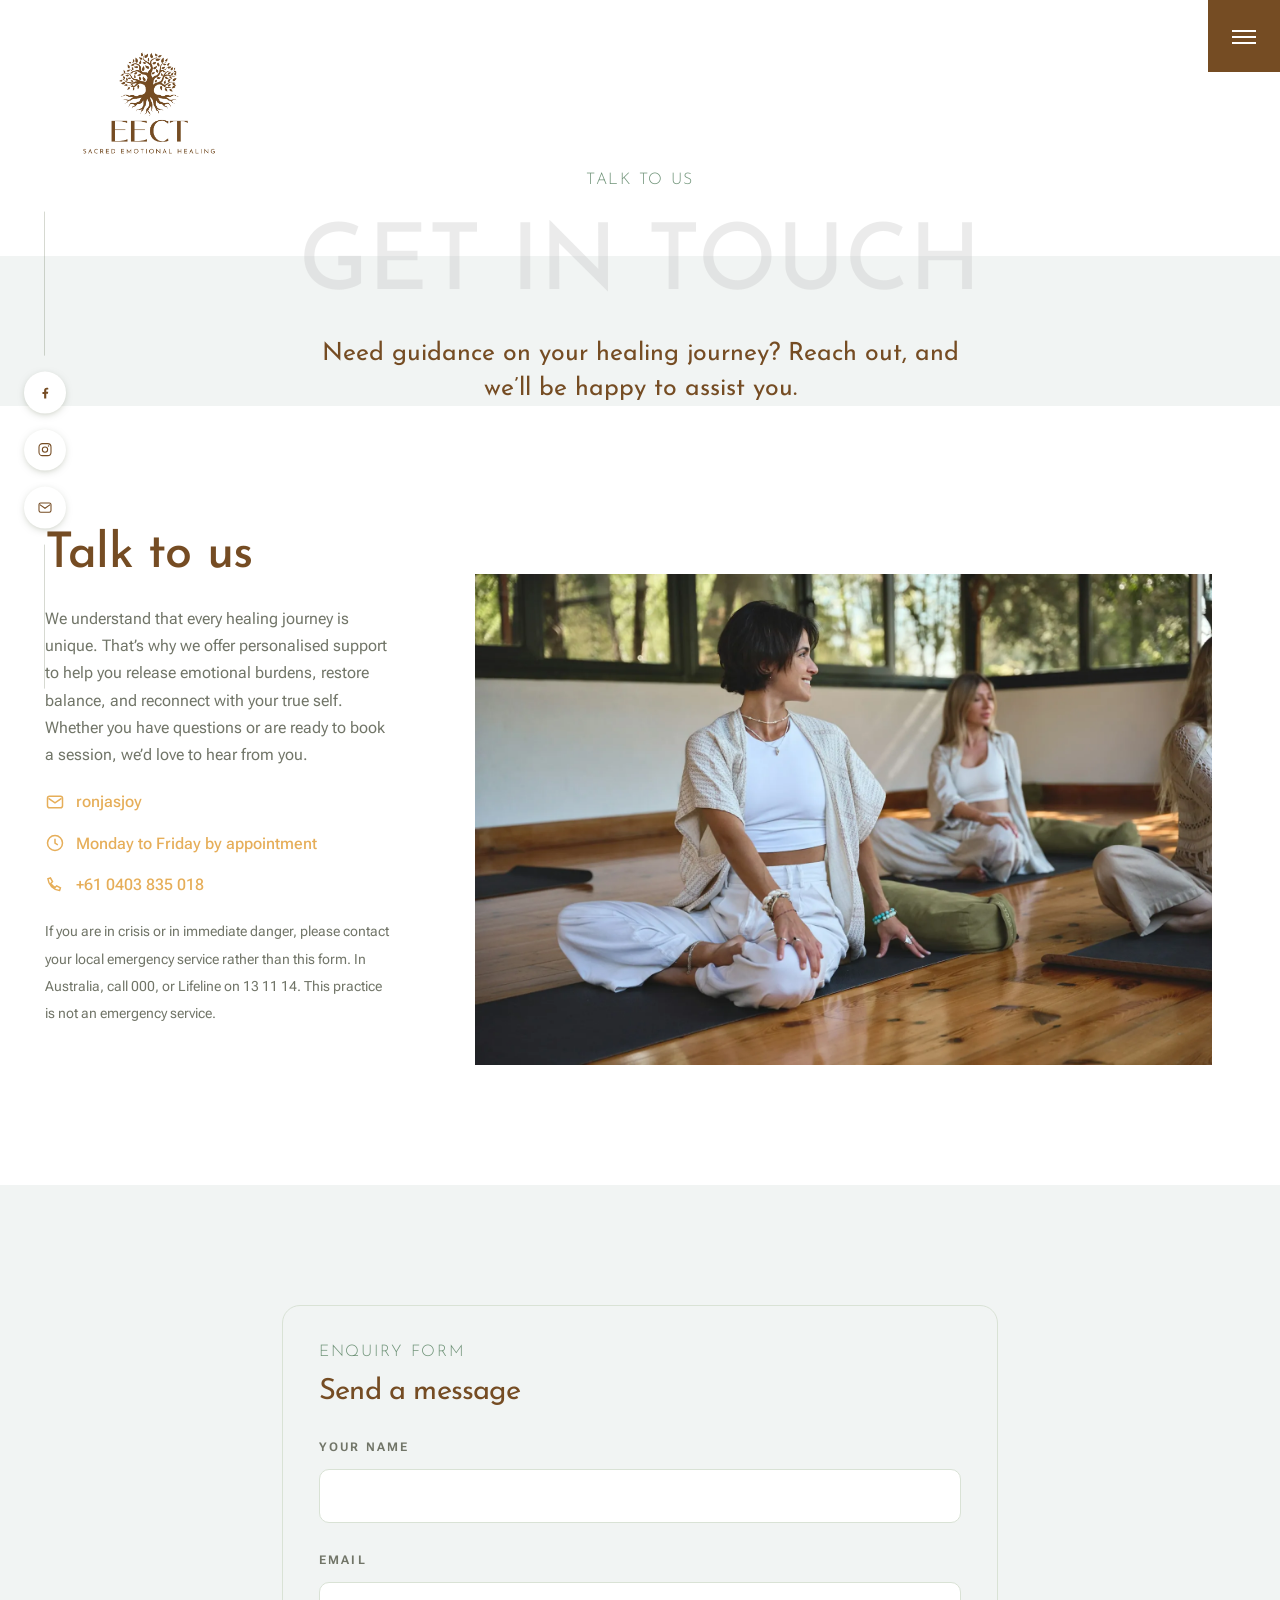
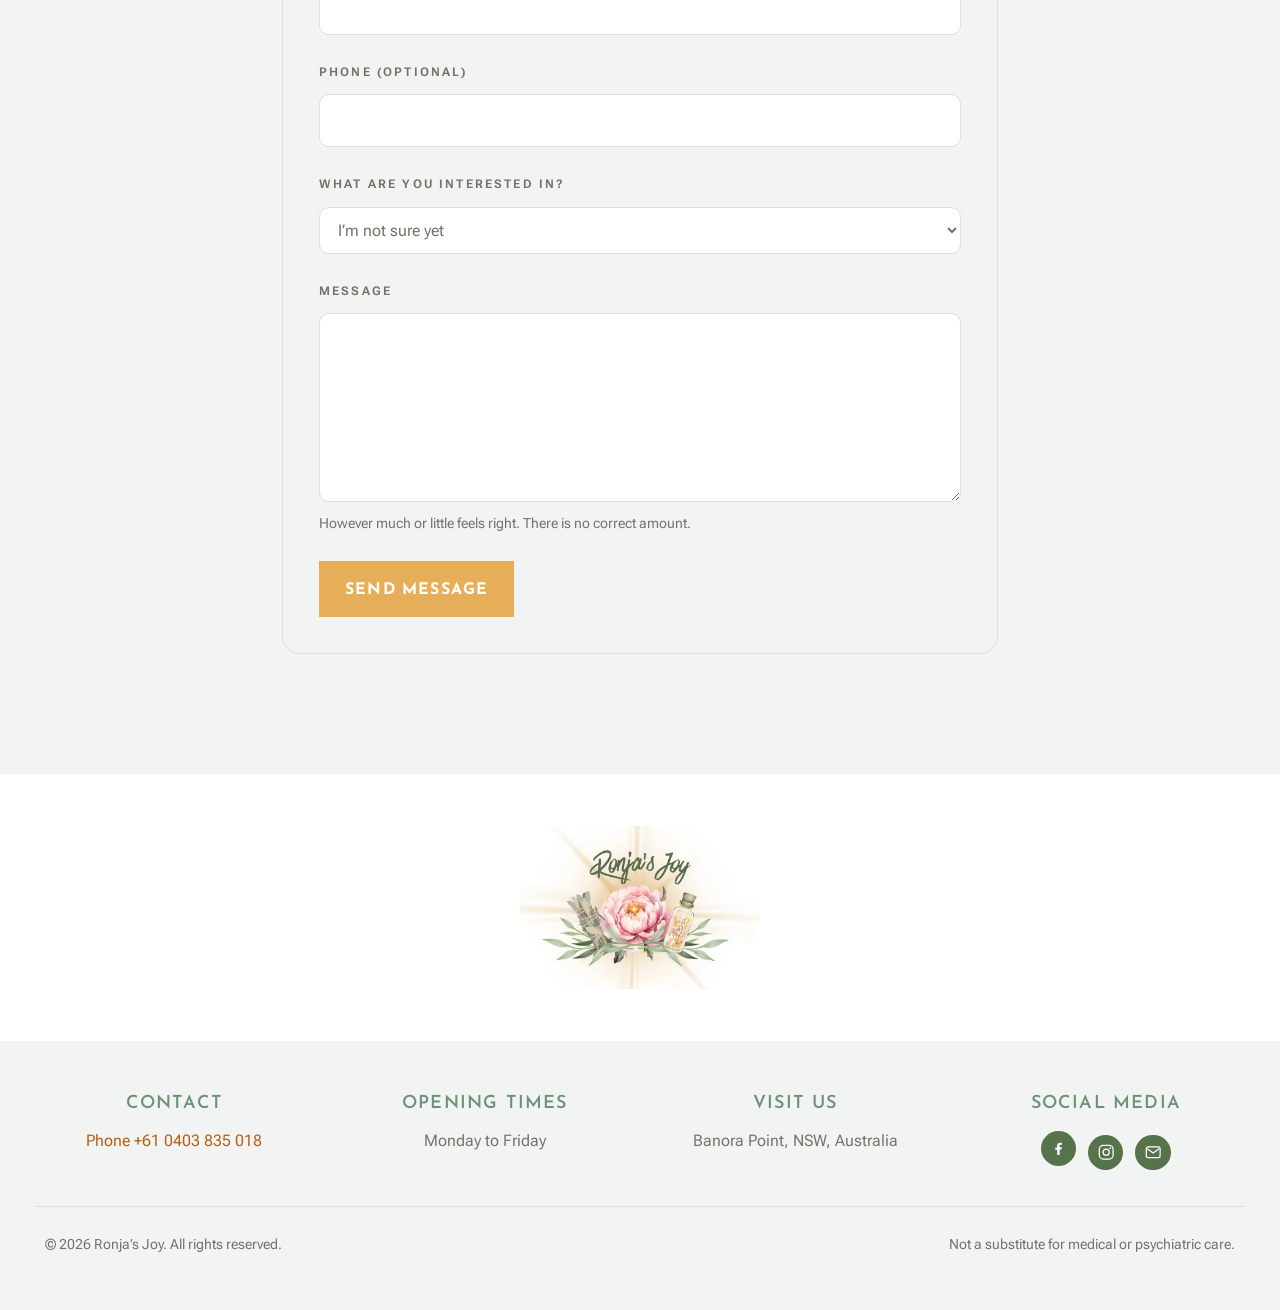
<file: contact.html>
<!DOCTYPE html>
<html lang="en-AU">
<head>
<meta charset="utf-8">
<meta name="viewport" content="width=device-width, initial-scale=1">
<title>Contact Us &mdash; Ronja&rsquo;s Joy</title>
<meta name="description" content="Phone, opening times, location and an enquiry form for Ronja&#x27;s Joy in Banora Point, NSW.">
<link rel="icon" href="assets/img/favicon.ico" sizes="any">
<link rel="icon" href="assets/img/favicon-32.png" type="image/png" sizes="32x32">
<link rel="apple-touch-icon" href="assets/img/favicon-180.png">
<link rel="preconnect" href="https://fonts.googleapis.com">
<link rel="preconnect" href="https://fonts.gstatic.com" crossorigin>
<link href="https://fonts.googleapis.com/css2?family=Josefin+Sans:wght@300;400;500;600;700&family=Poppins:ital,wght@1,400&family=Montserrat:wght@300;400;500;600&family=Roboto+Flex:wght@300;400;500;600&family=Oranienbaum&display=swap" rel="stylesheet">
<link rel="stylesheet" href="assets/styles.css">
<script src="assets/site.js" defer></script>
</head>
<body>

<a class="skip-link" href="#main">Skip to content</a>

<!-- ============================ SHARED HEADER ============================ -->
<header class="site-header">
  <div class="wrap header-inner">
    <a class="logo" href="index.html">
      <img src="assets/img/EECT-logo.webp" width="1563" height="1563" alt="Ronja’s Joy — EECT, Sacred Emotional Healing">
    </a>
  </div>
</header>

<button class="nav-toggle" type="button" data-nav-toggle aria-expanded="false" aria-controls="primary-nav">
  <span class="bars" aria-hidden="true"><span></span><span></span><span></span></span>
  <span data-nav-toggle-label>Menu</span>
</button>

      <ul class="social social-rail">
        <li><a href="#facebook-placeholder"><svg viewBox="0 0 24 24" aria-hidden="true" focusable="false"><path fill="currentColor" d="M13.9 21v-7.4h2.5l.4-2.9h-2.9V8.9c0-.8.2-1.4 1.4-1.4h1.6V4.9c-.3 0-1.2-.1-2.3-.1-2.3 0-3.9 1.4-3.9 4v2.2H8.2v2.9h2.5V21z"/></svg><span class="visually-hidden">Facebook</span></a></li>
        <li><a href="#instagram-placeholder"><svg viewBox="0 0 24 24" aria-hidden="true" focusable="false"><g fill="none" stroke="currentColor" stroke-width="1.6"><rect x="3" y="3" width="18" height="18" rx="5.2"/><circle cx="12" cy="12" r="4"/></g><circle cx="17.3" cy="6.7" r="1.1" fill="currentColor"/></svg><span class="visually-hidden">Instagram</span></a></li>
        <li><a href="mailto:ronja.schmidt988@gmail.com"><svg viewBox="0 0 24 24" aria-hidden="true" focusable="false"><g fill="none" stroke="currentColor" stroke-width="1.6"><rect x="3" y="5" width="18" height="14" rx="2.5"/><path d="m4.2 7.6 7.8 5.4 7.8-5.4"/></g></svg><span class="visually-hidden">Email</span></a></li>
      </ul>

<nav class="primary-nav" id="primary-nav" data-open="false" aria-label="Primary">
  <ul class="nav-list">
        <li><a href="index.html">Home</a></li>
        <li><a href="about.html">About Us</a></li>
        <li><a href="services.html">Services</a></li>
        <li><a href="events.html">Events</a></li>
        <li><a href="contact.html" aria-current="page">Contact Us</a></li>
  </ul>
      <ul class="social">
        <li><a href="#facebook-placeholder"><svg viewBox="0 0 24 24" aria-hidden="true" focusable="false"><path fill="currentColor" d="M13.9 21v-7.4h2.5l.4-2.9h-2.9V8.9c0-.8.2-1.4 1.4-1.4h1.6V4.9c-.3 0-1.2-.1-2.3-.1-2.3 0-3.9 1.4-3.9 4v2.2H8.2v2.9h2.5V21z"/></svg><span class="visually-hidden">Facebook</span></a></li>
        <li><a href="#instagram-placeholder"><svg viewBox="0 0 24 24" aria-hidden="true" focusable="false"><g fill="none" stroke="currentColor" stroke-width="1.6"><rect x="3" y="3" width="18" height="18" rx="5.2"/><circle cx="12" cy="12" r="4"/></g><circle cx="17.3" cy="6.7" r="1.1" fill="currentColor"/></svg><span class="visually-hidden">Instagram</span></a></li>
        <li><a href="mailto:ronja.schmidt988@gmail.com"><svg viewBox="0 0 24 24" aria-hidden="true" focusable="false"><g fill="none" stroke="currentColor" stroke-width="1.6"><rect x="3" y="5" width="18" height="14" rx="2.5"/><path d="m4.2 7.6 7.8 5.4 7.8-5.4"/></g></svg><span class="visually-hidden">Email</span></a></li>
      </ul>
</nav>

<main id="main">

  <section class="page-head">
    <div class="wrap stack stack--center">
      <p class="eyebrow">talk  to us</p>
      <h1>get in touch</h1>
    </div>
  </section>

  <section class="lead-band">
    <div class="wrap">
      <p>Need guidance on your healing journey? Reach out, and we&rsquo;ll be happy to assist you.</p>
    </div>
  </section>

  <section class="section section--paper">
    <div class="wrap contact-grid">

      <div class="stack">
        <h2>Talk to us</h2>
        <p>We understand that every healing journey is unique. That&rsquo;s why we offer personalised support to help you release emotional burdens, restore balance, and reconnect with your true self. Whether you have questions or are ready to book a session, we&rsquo;d love to hear from you.</p>
        <ul class="contact-list">
          <li><svg viewBox="0 0 24 24" fill="none" stroke="currentColor" stroke-width="1.8" aria-hidden="true"><rect x="3" y="5" width="18" height="14" rx="2.5"/><path d="m4.2 7.6 7.8 5.4 7.8-5.4"/></svg><a href="mailto:ronja.schmidt988@gmail.com">ronjasjoy</a></li>
          <li><svg viewBox="0 0 24 24" fill="none" stroke="currentColor" stroke-width="1.8" aria-hidden="true"><circle cx="12" cy="12" r="9"/><path d="M12 7v5.2l3.4 2"/></svg><span>Monday to Friday by appointment</span></li>
          <li><svg viewBox="0 0 24 24" fill="none" stroke="currentColor" stroke-width="1.8" aria-hidden="true"><path d="M6.5 3.5 9 8l-2 2a12 12 0 0 0 5 5l2-2 4.5 2.5-1 3A15.5 15.5 0 0 1 3.5 4.5z"/></svg><a href="tel:+61403835018">+61 0403 835 018</a></li>
        </ul>

        <p class="form-note">If you are in crisis or in immediate danger, please contact
          your local emergency service rather than this form. In Australia, call 000, or
          Lifeline on 13 11 14. This practice is not an emergency service.</p>
      </div>

      <div class="contact-photo">
        <img src="assets/img/young-women-group-doing-yoga-exercises-at-yoga-session-class-in-studio-1-1.webp" width="1800" height="1200" alt="A small group in a calm studio session.">
      </div>

    </div>
  </section>

  <!-- The WordPress page has no form at all. This one is the static site's
       own addition; assets/site.js intercepts the submit, shows the message
       below, and marks the exact spot to wire up a real endpoint. -->
  <section class="section section--linen" id="enquiry">
    <div class="wrap wrap--narrow">
      <form class="form" data-contact-form novalidate>
        <div class="stack">
          <p class="eyebrow">Enquiry form</p>
          <h3 class="form-title">Send a message</h3>
        </div>

        <div class="field">
          <label for="name">Your name</label>
          <input id="name" name="name" type="text" autocomplete="name" required>
        </div>
        <div class="field">
          <label for="email">Email</label>
          <input id="email" name="email" type="email" autocomplete="email" required>
        </div>
        <div class="field">
          <label for="phone">Phone (optional)</label>
          <input id="phone" name="phone" type="tel" autocomplete="tel">
        </div>
        <div class="field">
          <label for="interest">What are you interested in?</label>
          <select id="interest" name="interest">
            <option value="unsure">I&rsquo;m not sure yet</option>
            <option value="emotional-clearing">Egyptian Emotional Clearing Technique</option>
            <option value="home-service">Home service</option>
            <option value="essential-oil-education">Essential oil education</option>
            <option value="other">Something else</option>
          </select>
        </div>
        <div class="field">
          <label for="message">Message</label>
          <textarea id="message" name="message" rows="6" required></textarea>
          <p class="hint">However much or little feels right. There is no correct amount.</p>
        </div>

        <div class="btn-row">
          <button class="btn btn--primary" type="submit">Send message</button>
        </div>

        <!-- Inline confirmation, revealed by site.js after a valid submit. -->
        <div class="form-status" data-form-status role="status" aria-live="polite">
          <svg viewBox="0 0 20 20" fill="none" stroke="currentColor" stroke-width="2.2" stroke-linecap="round" stroke-linejoin="round" aria-hidden="true" focusable="false"><path d="m3 10.6 4.4 4.4L17 5.2"/></svg>
          <p><strong>Thank you<span data-form-status-name></span>.</strong>
            Your message is on its way and you&rsquo;ll hear back soon. This site has no
            backend yet, so nothing was actually sent &mdash; see the comment in
            <code>assets/site.js</code> to connect a real one.</p>
        </div>
      </form>
    </div>
  </section>

</main>

<button class="to-top" type="button" data-to-top aria-label="Back to top">
  <svg viewBox="0 0 24 24" fill="none" stroke="currentColor" stroke-width="2.2" stroke-linecap="round" stroke-linejoin="round" aria-hidden="true"><path d="m6 15 6-6 6 6"/></svg>
</button>

<!-- ============================ SHARED FOOTER ============================ -->
<div class="footer-mark">
  <a href="index.html"><img src="assets/img/3904BA5A-FEE7-421E-B417-78B92854837F-e1760334611894.webp" width="392" height="266" alt="Ronja’s Joy"></a>
</div>

<footer class="site-footer">
  <div class="wrap footer-grid">
    <div class="footer-col">
      <h2>Contact</h2>
      <ul><li><a href="tel:+61403835018">Phone +61 0403 835 018</a></li></ul>
    </div>
    <div class="footer-col">
      <h2>Opening Times</h2>
      <ul><li>Monday to Friday</li></ul>
    </div>
    <div class="footer-col">
      <h2>Visit Us</h2>
      <ul><li>Banora Point, NSW, Australia</li></ul>
    </div>
    <div class="footer-col">
      <h2>Social Media</h2>
      <ul class="social">
        <li><a href="#facebook-placeholder"><svg viewBox="0 0 24 24" aria-hidden="true" focusable="false"><path fill="currentColor" d="M13.9 21v-7.4h2.5l.4-2.9h-2.9V8.9c0-.8.2-1.4 1.4-1.4h1.6V4.9c-.3 0-1.2-.1-2.3-.1-2.3 0-3.9 1.4-3.9 4v2.2H8.2v2.9h2.5V21z"/></svg><span class="visually-hidden">Facebook</span></a></li>
        <li><a href="#instagram-placeholder"><svg viewBox="0 0 24 24" aria-hidden="true" focusable="false"><g fill="none" stroke="currentColor" stroke-width="1.6"><rect x="3" y="3" width="18" height="18" rx="5.2"/><circle cx="12" cy="12" r="4"/></g><circle cx="17.3" cy="6.7" r="1.1" fill="currentColor"/></svg><span class="visually-hidden">Instagram</span></a></li>
        <li><a href="mailto:ronja.schmidt988@gmail.com"><svg viewBox="0 0 24 24" aria-hidden="true" focusable="false"><g fill="none" stroke="currentColor" stroke-width="1.6"><rect x="3" y="5" width="18" height="14" rx="2.5"/><path d="m4.2 7.6 7.8 5.4 7.8-5.4"/></g></svg><span class="visually-hidden">Email</span></a></li>
      </ul>
    </div>
  </div>

  <div class="wrap footer-bottom">
    <p>&copy; 2026 Ronja&rsquo;s Joy. All rights reserved.</p>
    <p>Not a substitute for medical or psychiatric care.</p>
  </div>
</footer>

</body>
</html>
</file>
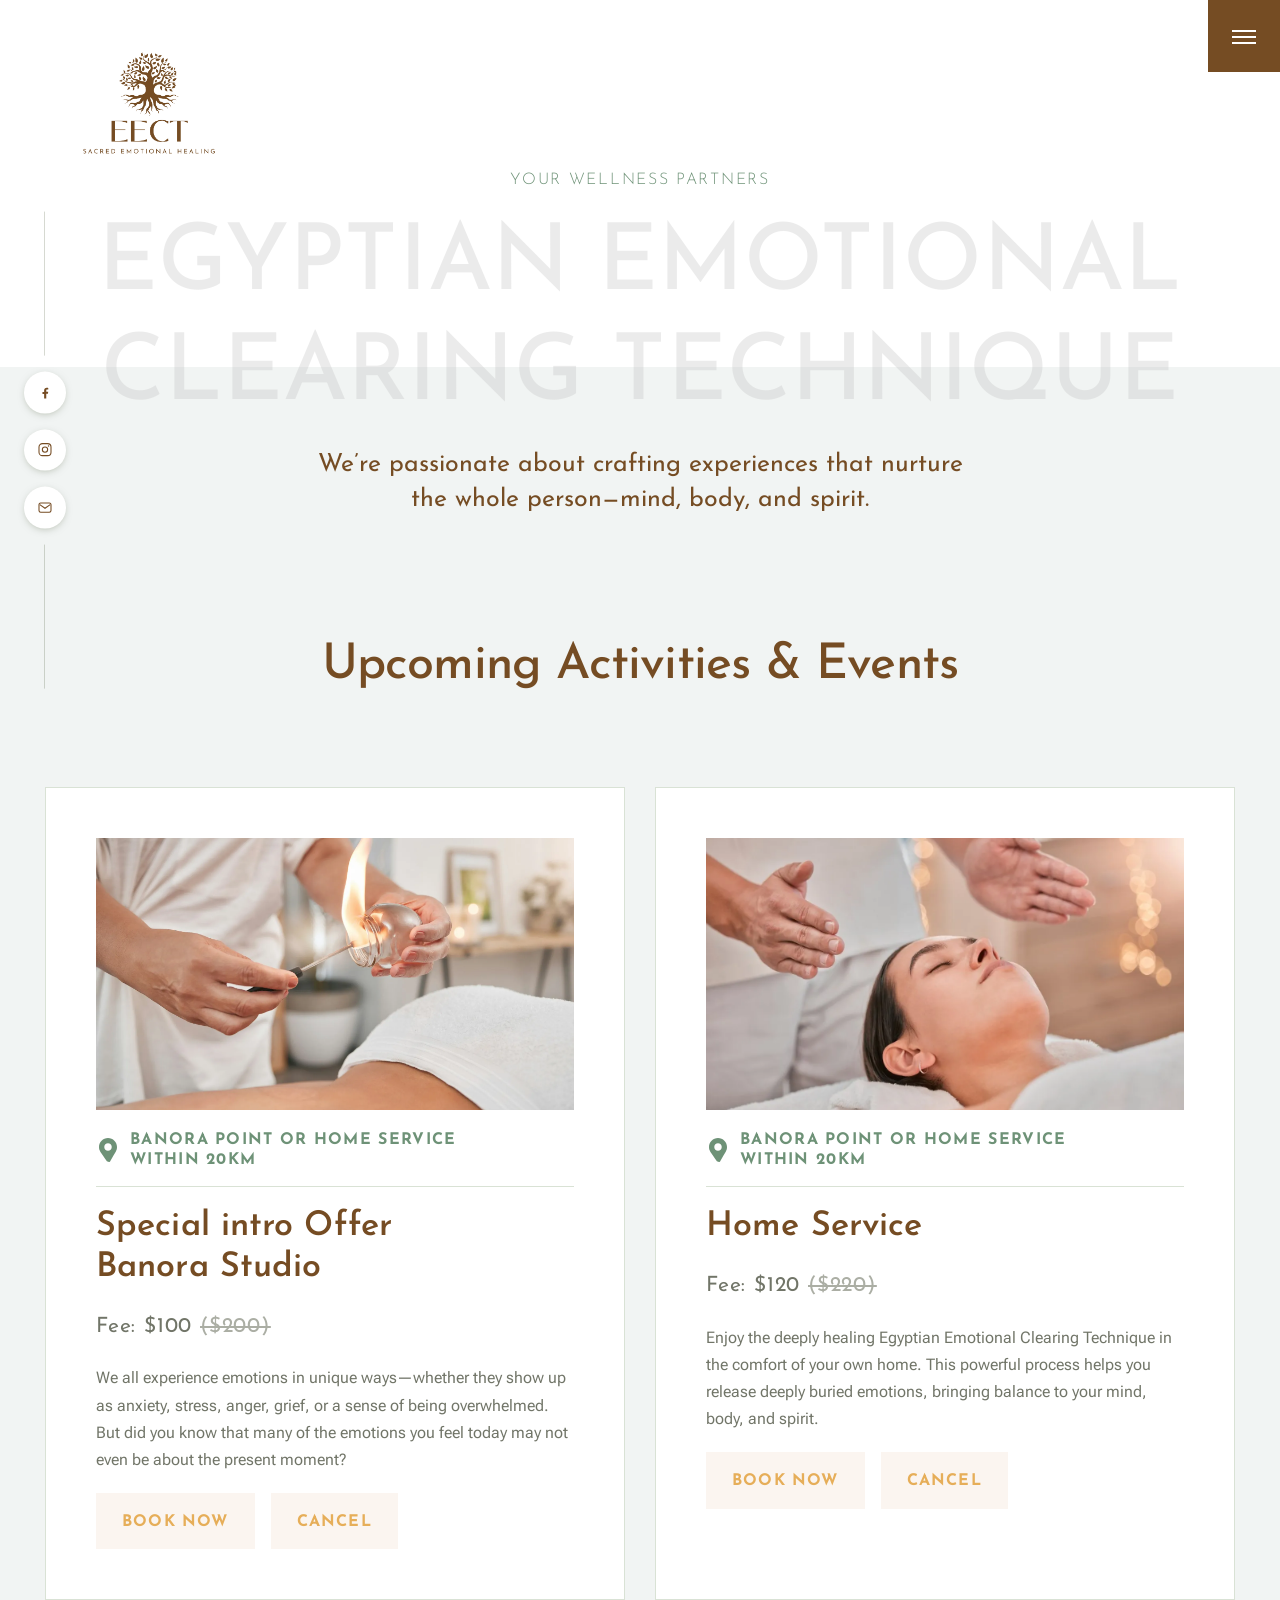
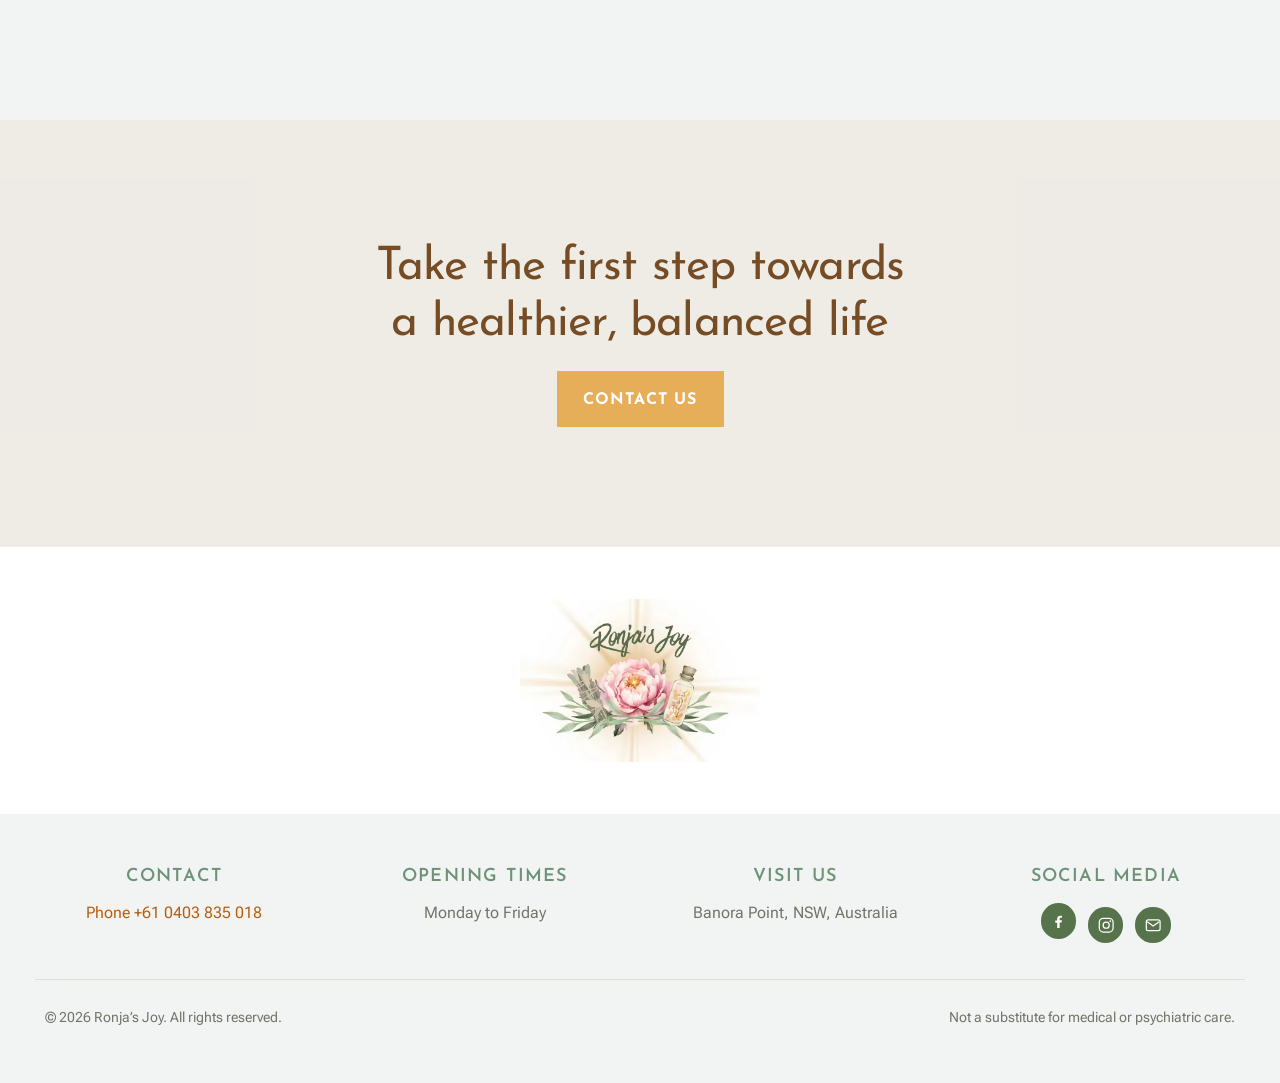
<file: events.html>
<!DOCTYPE html>
<html lang="en-AU">
<head>
<meta charset="utf-8">
<meta name="viewport" content="width=device-width, initial-scale=1">
<title>Events &mdash; Ronja&rsquo;s Joy</title>
<meta name="description" content="Current Egyptian Emotional Clearing Technique offers at the Banora Point studio and as a home service.">
<link rel="icon" href="assets/img/favicon.ico" sizes="any">
<link rel="icon" href="assets/img/favicon-32.png" type="image/png" sizes="32x32">
<link rel="apple-touch-icon" href="assets/img/favicon-180.png">
<link rel="preconnect" href="https://fonts.googleapis.com">
<link rel="preconnect" href="https://fonts.gstatic.com" crossorigin>
<link href="https://fonts.googleapis.com/css2?family=Josefin+Sans:wght@300;400;500;600;700&family=Poppins:ital,wght@1,400&family=Montserrat:wght@300;400;500;600&family=Roboto+Flex:wght@300;400;500;600&family=Oranienbaum&display=swap" rel="stylesheet">
<link rel="stylesheet" href="assets/styles.css">
<script src="assets/site.js" defer></script>
</head>
<body>

<a class="skip-link" href="#main">Skip to content</a>

<!-- ============================ SHARED HEADER ============================ -->
<header class="site-header">
  <div class="wrap header-inner">
    <a class="logo" href="index.html">
      <img src="assets/img/EECT-logo.webp" width="1563" height="1563" alt="Ronja’s Joy — EECT, Sacred Emotional Healing">
    </a>
  </div>
</header>

<button class="nav-toggle" type="button" data-nav-toggle aria-expanded="false" aria-controls="primary-nav">
  <span class="bars" aria-hidden="true"><span></span><span></span><span></span></span>
  <span data-nav-toggle-label>Menu</span>
</button>

      <ul class="social social-rail">
        <li><a href="#facebook-placeholder"><svg viewBox="0 0 24 24" aria-hidden="true" focusable="false"><path fill="currentColor" d="M13.9 21v-7.4h2.5l.4-2.9h-2.9V8.9c0-.8.2-1.4 1.4-1.4h1.6V4.9c-.3 0-1.2-.1-2.3-.1-2.3 0-3.9 1.4-3.9 4v2.2H8.2v2.9h2.5V21z"/></svg><span class="visually-hidden">Facebook</span></a></li>
        <li><a href="#instagram-placeholder"><svg viewBox="0 0 24 24" aria-hidden="true" focusable="false"><g fill="none" stroke="currentColor" stroke-width="1.6"><rect x="3" y="3" width="18" height="18" rx="5.2"/><circle cx="12" cy="12" r="4"/></g><circle cx="17.3" cy="6.7" r="1.1" fill="currentColor"/></svg><span class="visually-hidden">Instagram</span></a></li>
        <li><a href="mailto:ronja.schmidt988@gmail.com"><svg viewBox="0 0 24 24" aria-hidden="true" focusable="false"><g fill="none" stroke="currentColor" stroke-width="1.6"><rect x="3" y="5" width="18" height="14" rx="2.5"/><path d="m4.2 7.6 7.8 5.4 7.8-5.4"/></g></svg><span class="visually-hidden">Email</span></a></li>
      </ul>

<nav class="primary-nav" id="primary-nav" data-open="false" aria-label="Primary">
  <ul class="nav-list">
        <li><a href="index.html">Home</a></li>
        <li><a href="about.html">About Us</a></li>
        <li><a href="services.html">Services</a></li>
        <li><a href="events.html" aria-current="page">Events</a></li>
        <li><a href="contact.html">Contact Us</a></li>
  </ul>
      <ul class="social">
        <li><a href="#facebook-placeholder"><svg viewBox="0 0 24 24" aria-hidden="true" focusable="false"><path fill="currentColor" d="M13.9 21v-7.4h2.5l.4-2.9h-2.9V8.9c0-.8.2-1.4 1.4-1.4h1.6V4.9c-.3 0-1.2-.1-2.3-.1-2.3 0-3.9 1.4-3.9 4v2.2H8.2v2.9h2.5V21z"/></svg><span class="visually-hidden">Facebook</span></a></li>
        <li><a href="#instagram-placeholder"><svg viewBox="0 0 24 24" aria-hidden="true" focusable="false"><g fill="none" stroke="currentColor" stroke-width="1.6"><rect x="3" y="3" width="18" height="18" rx="5.2"/><circle cx="12" cy="12" r="4"/></g><circle cx="17.3" cy="6.7" r="1.1" fill="currentColor"/></svg><span class="visually-hidden">Instagram</span></a></li>
        <li><a href="mailto:ronja.schmidt988@gmail.com"><svg viewBox="0 0 24 24" aria-hidden="true" focusable="false"><g fill="none" stroke="currentColor" stroke-width="1.6"><rect x="3" y="5" width="18" height="14" rx="2.5"/><path d="m4.2 7.6 7.8 5.4 7.8-5.4"/></g></svg><span class="visually-hidden">Email</span></a></li>
      </ul>
</nav>

<main id="main">

  <section class="page-head">
    <div class="wrap stack stack--center">
      <p class="eyebrow">Your Wellness Partners</p>
      <h1>Egyptian Emotional Clearing Technique</h1>
    </div>
  </section>

  <section class="lead-band">
    <div class="wrap">
      <p>We&rsquo;re passionate about crafting experiences that nurture the whole person&mdash;mind, body, and spirit.</p>
    </div>
  </section>

  <section class="section section--linen">
    <div class="wrap stack stack--center">
      <h2>Upcoming Activities &amp; Events</h2>
    </div>
    <div class="wrap deck deck--2 deck--tight section-body">
      <article class="offer-card">
        <img src="assets/img/spa-cupping-therapy-and-flame-to-relax-stress-and-tension-release-alternative-medicine-wellness-1.webp" width="1800" height="1201" alt="A warm treatment room set up for a clearing session.">
        <p class="place"><svg viewBox="0 0 384 512" fill="currentColor" aria-hidden="true"><path d="M172.3 501.7C27 291 0 269.4 0 192 0 86 86 0 192 0s192 86 192 192c0 77.4-27 99-147.7 309.7-9.5 16.4-33.1 16.4-42.6 0zM192 272c44.2 0 80-35.8 80-80s-35.8-80-80-80-80 35.8-80 80 35.8 80 80 80z"/></svg><span>Banora Point or Home Service within 20km</span></p>
        <h3>Special intro Offer Banora Studio</h3>
        <p class="fee">Fee: $100 <s>($200)</s></p>
        <p>We all experience emotions in unique ways&mdash;whether they show up as anxiety, stress, anger, grief, or a sense of being overwhelmed. But did you know that many of the emotions you feel today may not even be about the present moment?</p>
        <div class="btn-row">
          <a class="btn btn--accent" href="tel:0403835018">Book now</a>
          <a class="btn btn--accent" href="https://calendly.com/cancellations/01c4e483-9ca3-4e27-b1ee-23132fb311f2" rel="noopener">Cancel</a>
        </div>
      </article>
      <article class="offer-card">
        <img src="assets/img/spa-massage-and-reiki-with-head-of-woman-for-ener-2023-11-27-05-28-53-utc-1.webp" width="1200" height="800" alt="A practitioner working gently at a client&amp;rsquo;s head during a session.">
        <p class="place"><svg viewBox="0 0 384 512" fill="currentColor" aria-hidden="true"><path d="M172.3 501.7C27 291 0 269.4 0 192 0 86 86 0 192 0s192 86 192 192c0 77.4-27 99-147.7 309.7-9.5 16.4-33.1 16.4-42.6 0zM192 272c44.2 0 80-35.8 80-80s-35.8-80-80-80-80 35.8-80 80 35.8 80 80 80z"/></svg><span>Banora Point or Home Service within 20km</span></p>
        <h3>Home Service</h3>
        <p class="fee">Fee: $120 <s>($220)</s></p>
        <p>Enjoy the deeply healing Egyptian Emotional Clearing Technique in the comfort of your own home. This powerful process helps you release deeply buried emotions, bringing balance to your mind, body, and spirit.</p>
        <div class="btn-row">
          <a class="btn btn--accent" href="tel:0403835018">Book now</a>
          <a class="btn btn--accent" href="https://calendly.com/cancellations/01c4e483-9ca3-4e27-b1ee-23132fb311f2" rel="noopener">Cancel</a>
        </div>
      </article>
    </div>
  </section>

  <section class="section cta-band cta-band--accent">
    <div class="wrap stack stack--center">
      <h3>Take the first step towards a healthier, balanced life</h3>
      <div class="btn-row" style="justify-content:center">
        <a class="btn btn--primary" href="contact.html">contact us</a>
      </div>
    </div>
  </section>

</main>

<button class="to-top" type="button" data-to-top aria-label="Back to top">
  <svg viewBox="0 0 24 24" fill="none" stroke="currentColor" stroke-width="2.2" stroke-linecap="round" stroke-linejoin="round" aria-hidden="true"><path d="m6 15 6-6 6 6"/></svg>
</button>

<!-- ============================ SHARED FOOTER ============================ -->
<div class="footer-mark">
  <a href="index.html"><img src="assets/img/3904BA5A-FEE7-421E-B417-78B92854837F-e1760334611894.webp" width="392" height="266" alt="Ronja’s Joy"></a>
</div>

<footer class="site-footer">
  <div class="wrap footer-grid">
    <div class="footer-col">
      <h2>Contact</h2>
      <ul><li><a href="tel:+61403835018">Phone +61 0403 835 018</a></li></ul>
    </div>
    <div class="footer-col">
      <h2>Opening Times</h2>
      <ul><li>Monday to Friday</li></ul>
    </div>
    <div class="footer-col">
      <h2>Visit Us</h2>
      <ul><li>Banora Point, NSW, Australia</li></ul>
    </div>
    <div class="footer-col">
      <h2>Social Media</h2>
      <ul class="social">
        <li><a href="#facebook-placeholder"><svg viewBox="0 0 24 24" aria-hidden="true" focusable="false"><path fill="currentColor" d="M13.9 21v-7.4h2.5l.4-2.9h-2.9V8.9c0-.8.2-1.4 1.4-1.4h1.6V4.9c-.3 0-1.2-.1-2.3-.1-2.3 0-3.9 1.4-3.9 4v2.2H8.2v2.9h2.5V21z"/></svg><span class="visually-hidden">Facebook</span></a></li>
        <li><a href="#instagram-placeholder"><svg viewBox="0 0 24 24" aria-hidden="true" focusable="false"><g fill="none" stroke="currentColor" stroke-width="1.6"><rect x="3" y="3" width="18" height="18" rx="5.2"/><circle cx="12" cy="12" r="4"/></g><circle cx="17.3" cy="6.7" r="1.1" fill="currentColor"/></svg><span class="visually-hidden">Instagram</span></a></li>
        <li><a href="mailto:ronja.schmidt988@gmail.com"><svg viewBox="0 0 24 24" aria-hidden="true" focusable="false"><g fill="none" stroke="currentColor" stroke-width="1.6"><rect x="3" y="5" width="18" height="14" rx="2.5"/><path d="m4.2 7.6 7.8 5.4 7.8-5.4"/></g></svg><span class="visually-hidden">Email</span></a></li>
      </ul>
    </div>
  </div>

  <div class="wrap footer-bottom">
    <p>&copy; 2026 Ronja&rsquo;s Joy. All rights reserved.</p>
    <p>Not a substitute for medical or psychiatric care.</p>
  </div>
</footer>

</body>
</html>
</file>
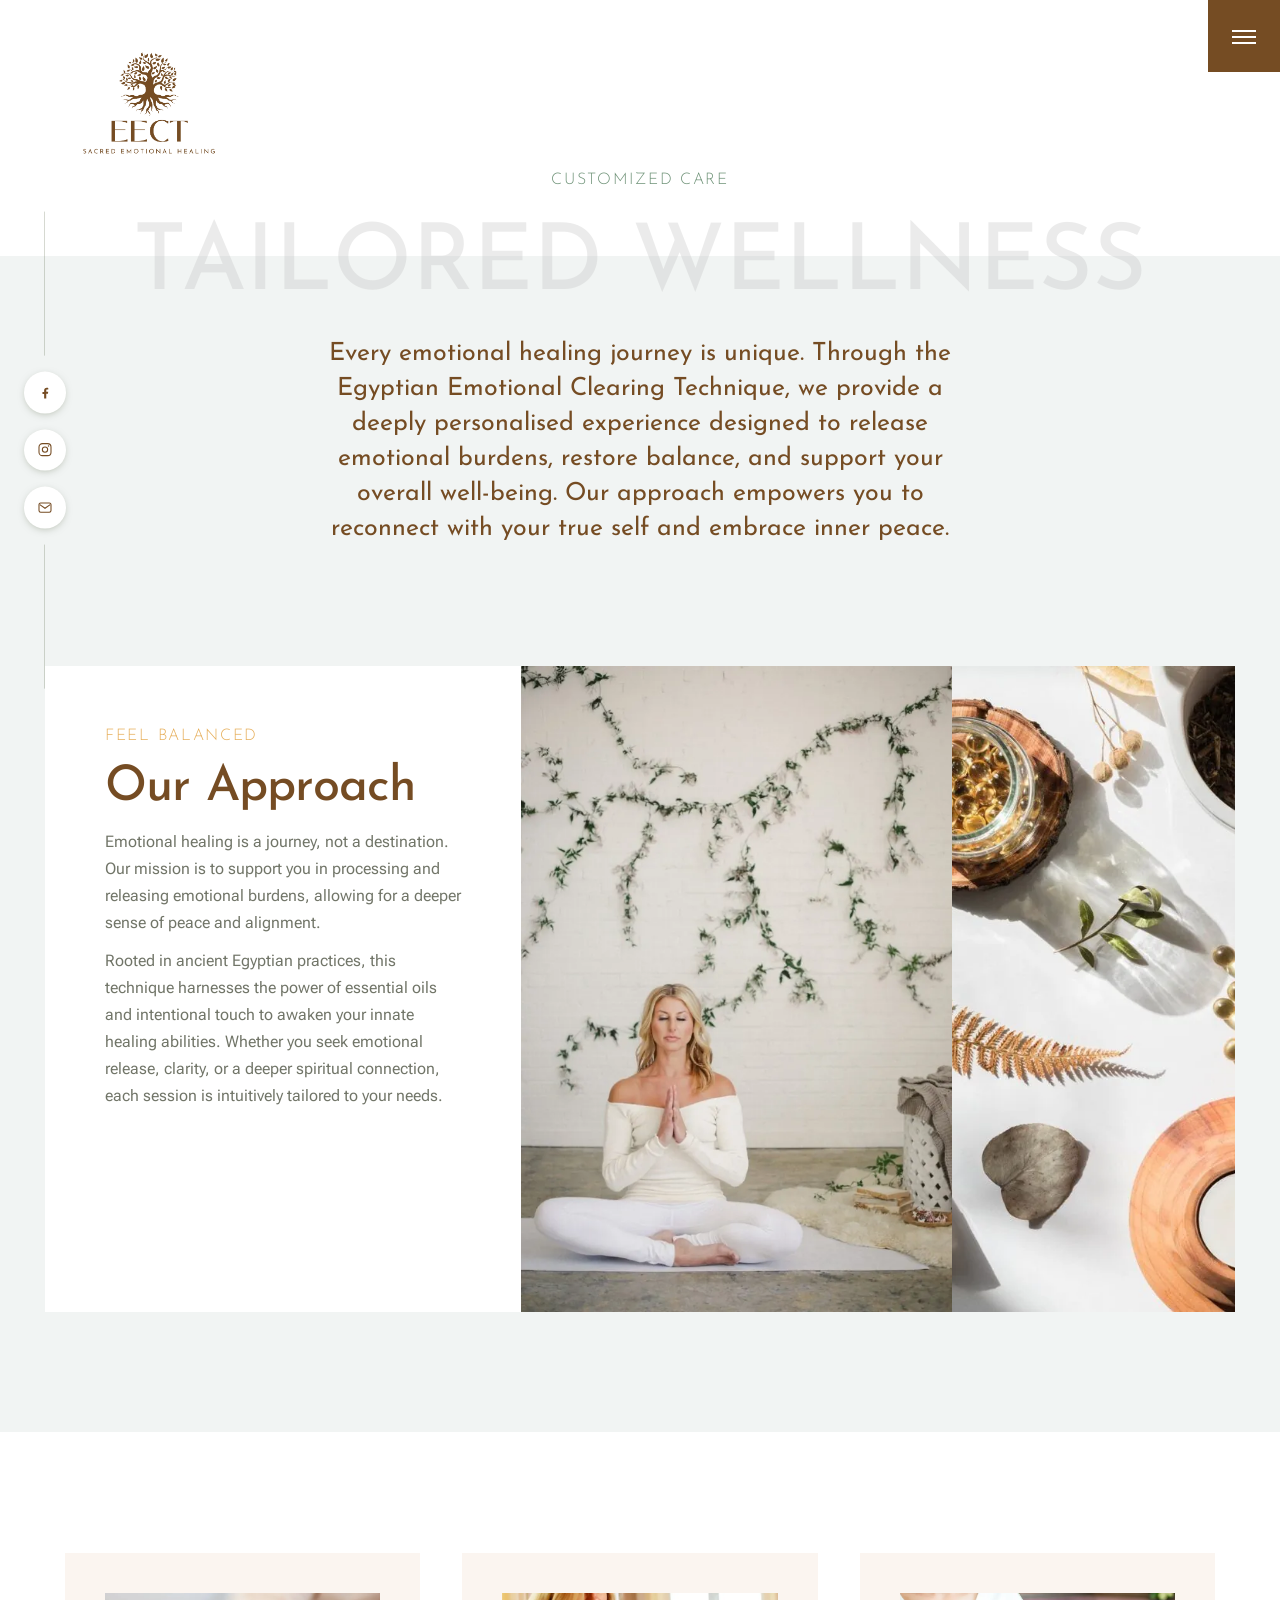
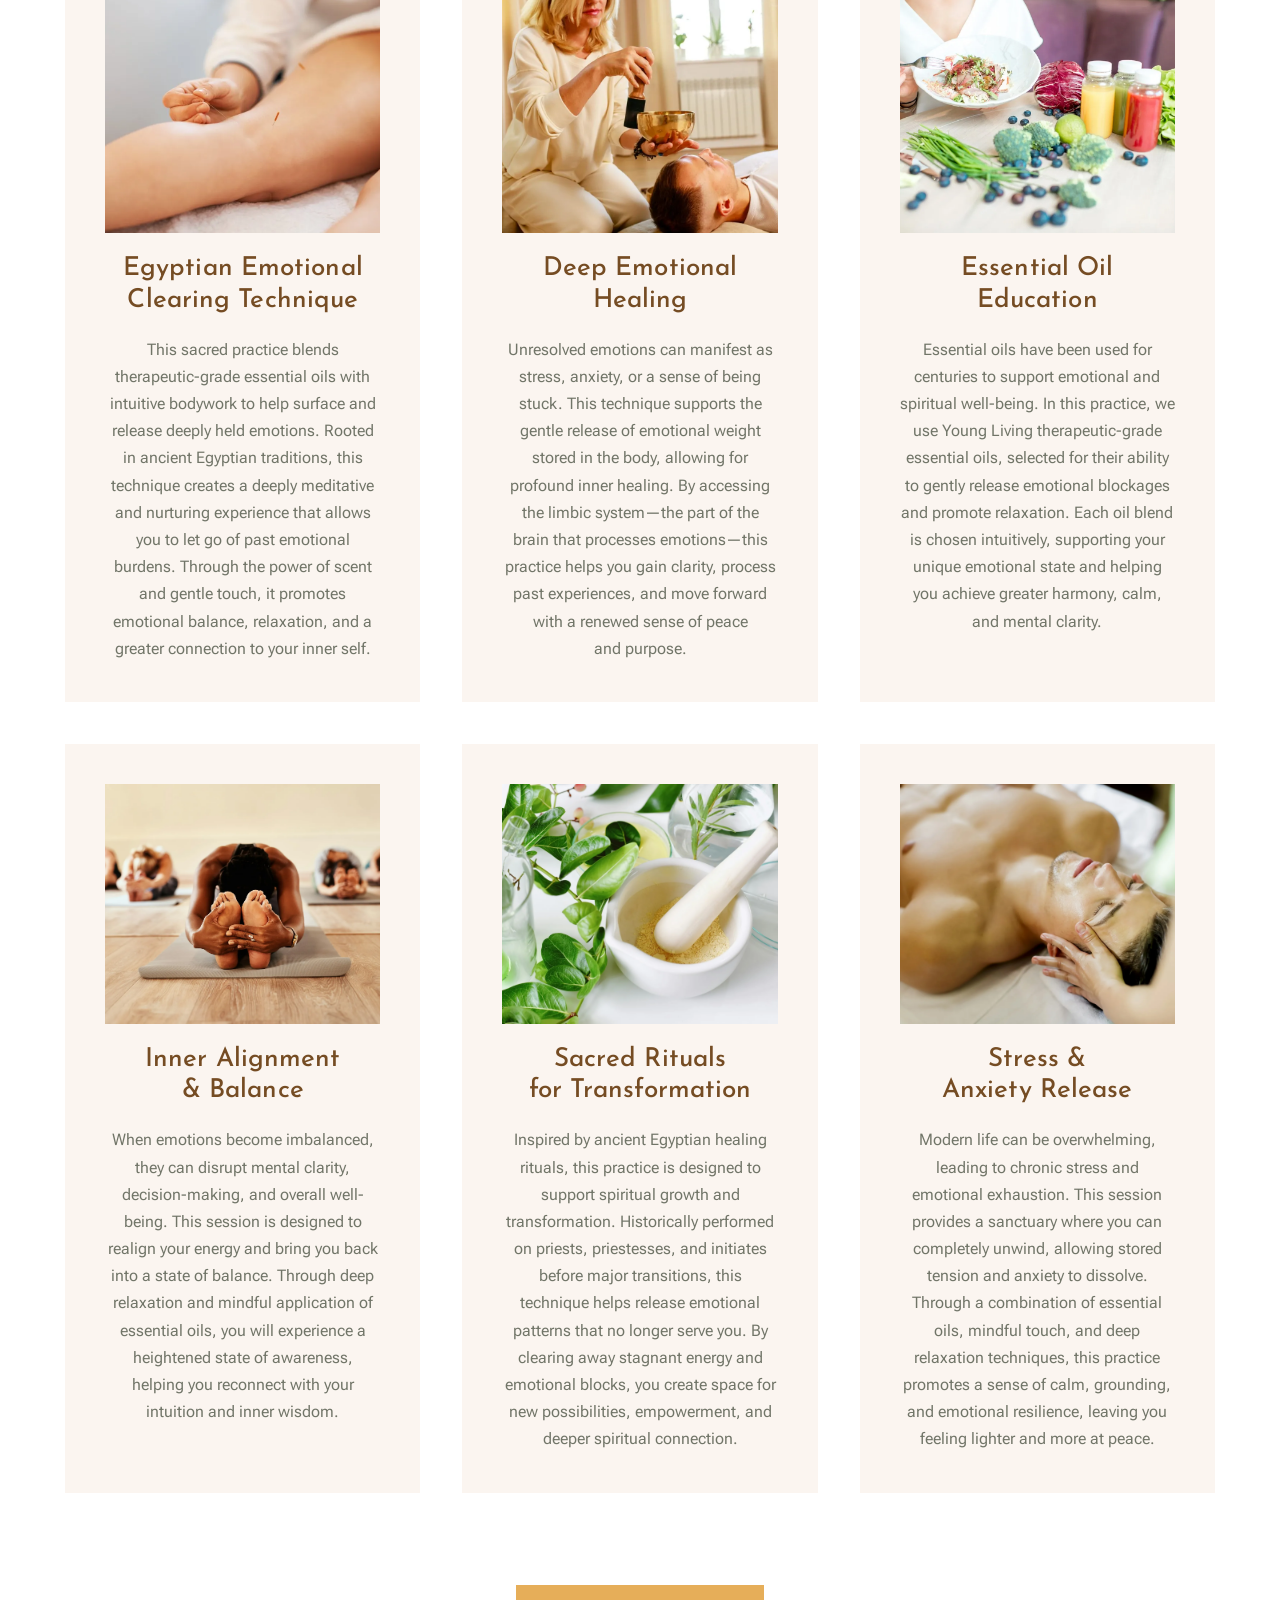
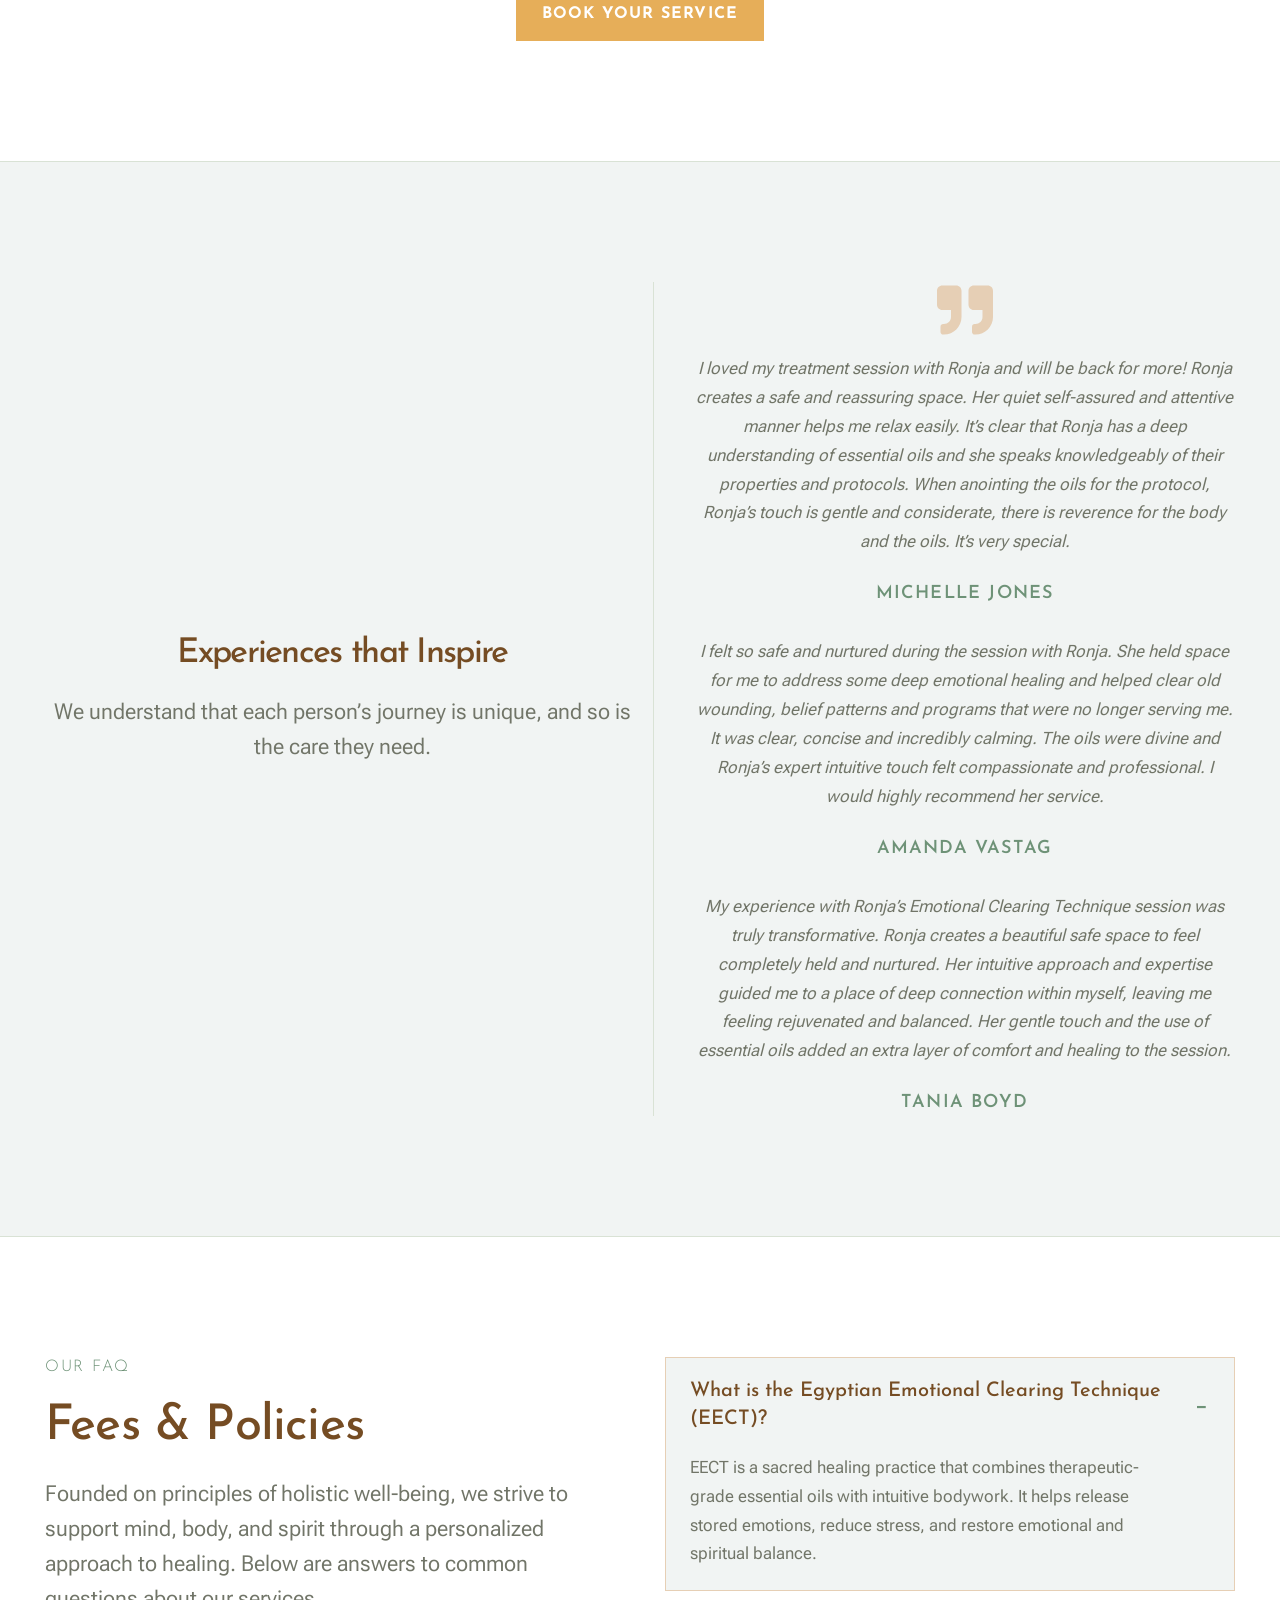
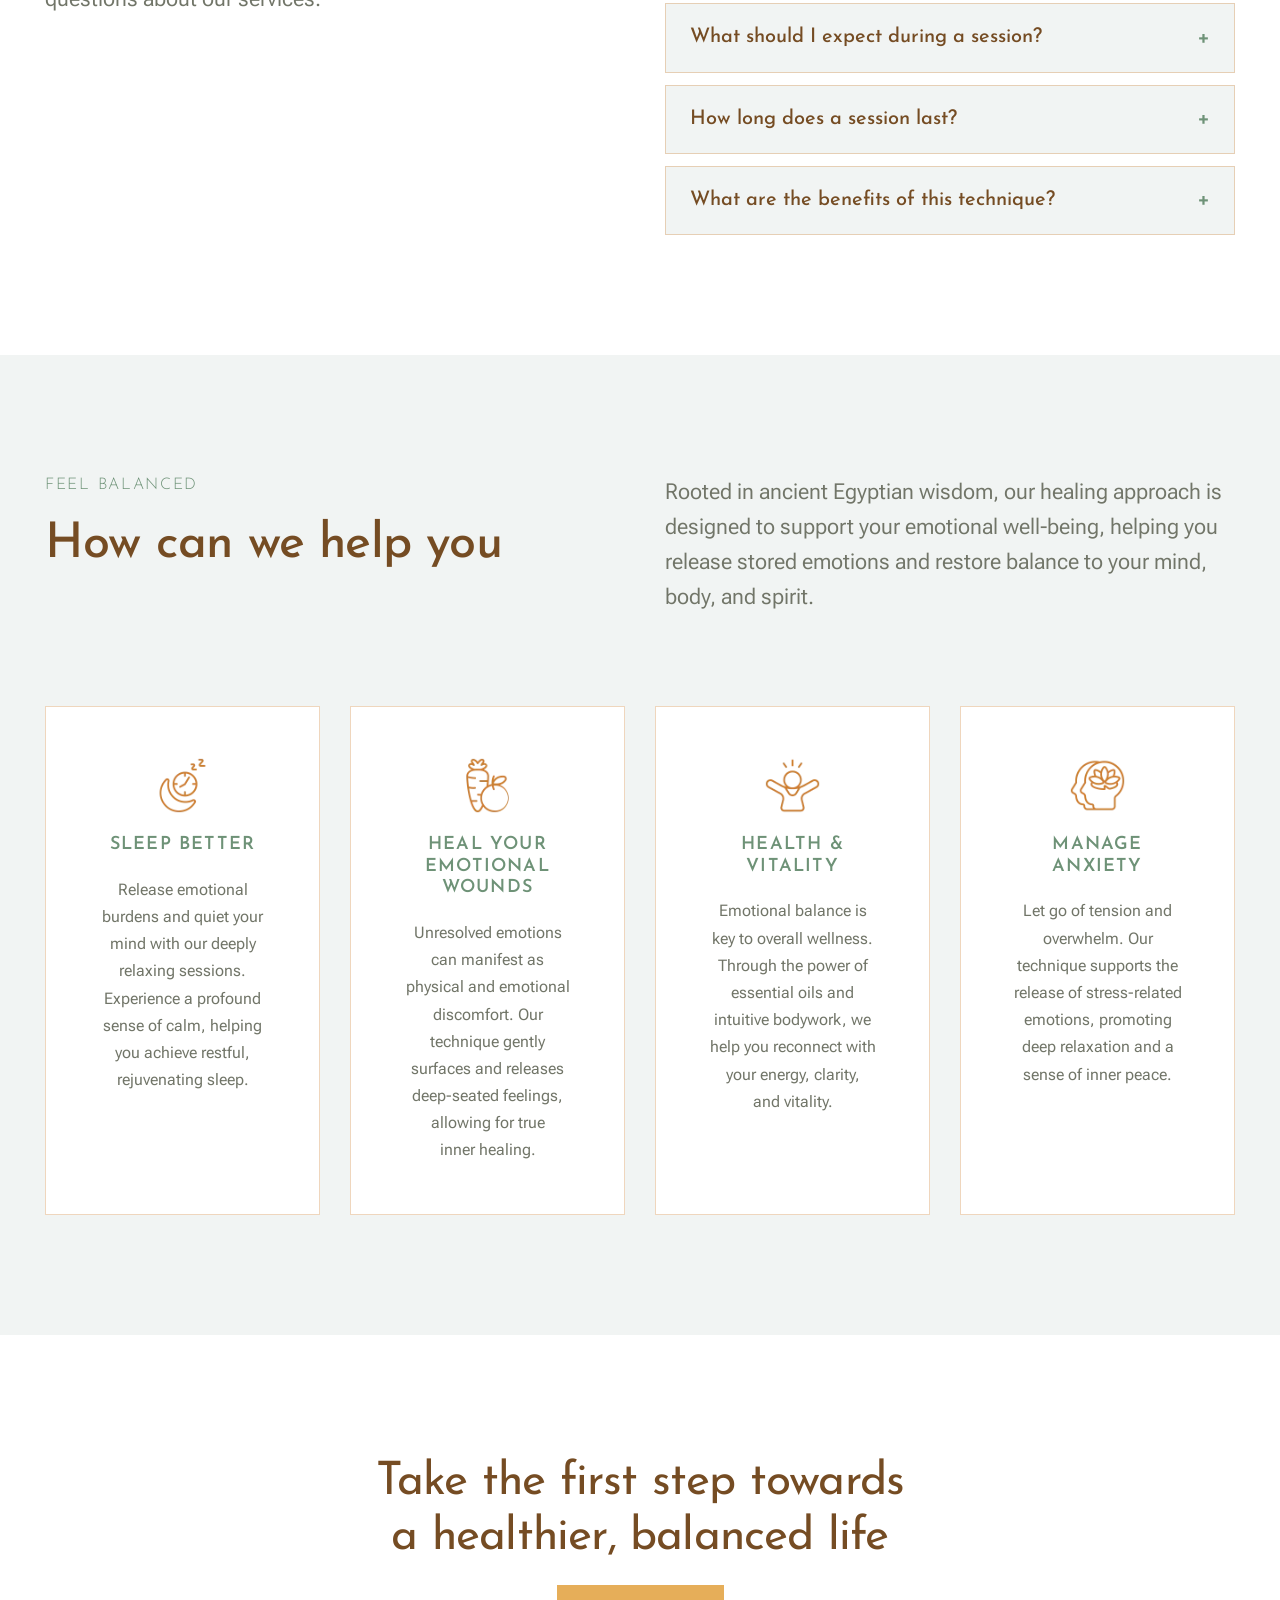
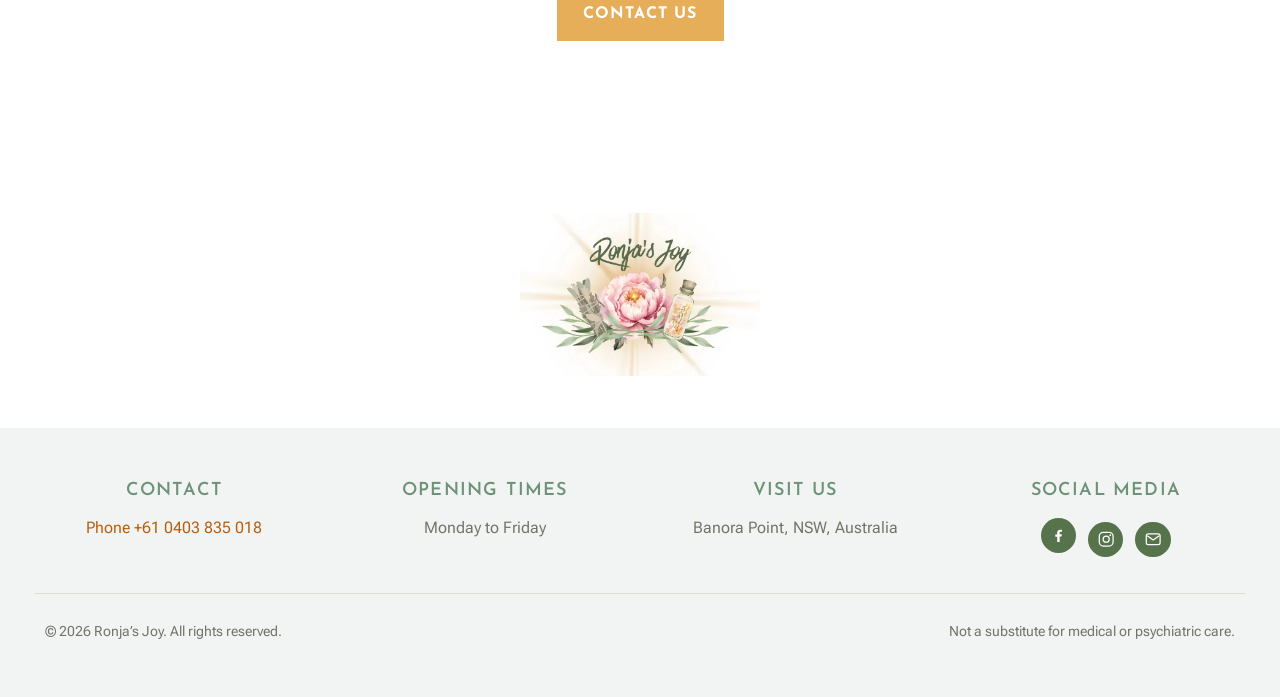
<file: services.html>
<!DOCTYPE html>
<html lang="en-AU">
<head>
<meta charset="utf-8">
<meta name="viewport" content="width=device-width, initial-scale=1">
<title>Services &mdash; Ronja&rsquo;s Joy</title>
<meta name="description" content="Egyptian Emotional Clearing Technique, deep emotional healing, essential oil education and more, with Ronja&#x27;s Joy in Banora Point NSW.">
<link rel="icon" href="assets/img/favicon.ico" sizes="any">
<link rel="icon" href="assets/img/favicon-32.png" type="image/png" sizes="32x32">
<link rel="apple-touch-icon" href="assets/img/favicon-180.png">
<link rel="preconnect" href="https://fonts.googleapis.com">
<link rel="preconnect" href="https://fonts.gstatic.com" crossorigin>
<link href="https://fonts.googleapis.com/css2?family=Josefin+Sans:wght@300;400;500;600;700&family=Poppins:ital,wght@1,400&family=Montserrat:wght@300;400;500;600&family=Roboto+Flex:wght@300;400;500;600&family=Oranienbaum&display=swap" rel="stylesheet">
<link rel="stylesheet" href="assets/styles.css">
<script src="assets/site.js" defer></script>
</head>
<body>

<a class="skip-link" href="#main">Skip to content</a>

<!-- ============================ SHARED HEADER ============================ -->
<header class="site-header">
  <div class="wrap header-inner">
    <a class="logo" href="index.html">
      <img src="assets/img/EECT-logo.webp" width="1563" height="1563" alt="Ronja’s Joy — EECT, Sacred Emotional Healing">
    </a>
  </div>
</header>

<button class="nav-toggle" type="button" data-nav-toggle aria-expanded="false" aria-controls="primary-nav">
  <span class="bars" aria-hidden="true"><span></span><span></span><span></span></span>
  <span data-nav-toggle-label>Menu</span>
</button>

      <ul class="social social-rail">
        <li><a href="#facebook-placeholder"><svg viewBox="0 0 24 24" aria-hidden="true" focusable="false"><path fill="currentColor" d="M13.9 21v-7.4h2.5l.4-2.9h-2.9V8.9c0-.8.2-1.4 1.4-1.4h1.6V4.9c-.3 0-1.2-.1-2.3-.1-2.3 0-3.9 1.4-3.9 4v2.2H8.2v2.9h2.5V21z"/></svg><span class="visually-hidden">Facebook</span></a></li>
        <li><a href="#instagram-placeholder"><svg viewBox="0 0 24 24" aria-hidden="true" focusable="false"><g fill="none" stroke="currentColor" stroke-width="1.6"><rect x="3" y="3" width="18" height="18" rx="5.2"/><circle cx="12" cy="12" r="4"/></g><circle cx="17.3" cy="6.7" r="1.1" fill="currentColor"/></svg><span class="visually-hidden">Instagram</span></a></li>
        <li><a href="mailto:ronja.schmidt988@gmail.com"><svg viewBox="0 0 24 24" aria-hidden="true" focusable="false"><g fill="none" stroke="currentColor" stroke-width="1.6"><rect x="3" y="5" width="18" height="14" rx="2.5"/><path d="m4.2 7.6 7.8 5.4 7.8-5.4"/></g></svg><span class="visually-hidden">Email</span></a></li>
      </ul>

<nav class="primary-nav" id="primary-nav" data-open="false" aria-label="Primary">
  <ul class="nav-list">
        <li><a href="index.html">Home</a></li>
        <li><a href="about.html">About Us</a></li>
        <li><a href="services.html" aria-current="page">Services</a></li>
        <li><a href="events.html">Events</a></li>
        <li><a href="contact.html">Contact Us</a></li>
  </ul>
      <ul class="social">
        <li><a href="#facebook-placeholder"><svg viewBox="0 0 24 24" aria-hidden="true" focusable="false"><path fill="currentColor" d="M13.9 21v-7.4h2.5l.4-2.9h-2.9V8.9c0-.8.2-1.4 1.4-1.4h1.6V4.9c-.3 0-1.2-.1-2.3-.1-2.3 0-3.9 1.4-3.9 4v2.2H8.2v2.9h2.5V21z"/></svg><span class="visually-hidden">Facebook</span></a></li>
        <li><a href="#instagram-placeholder"><svg viewBox="0 0 24 24" aria-hidden="true" focusable="false"><g fill="none" stroke="currentColor" stroke-width="1.6"><rect x="3" y="3" width="18" height="18" rx="5.2"/><circle cx="12" cy="12" r="4"/></g><circle cx="17.3" cy="6.7" r="1.1" fill="currentColor"/></svg><span class="visually-hidden">Instagram</span></a></li>
        <li><a href="mailto:ronja.schmidt988@gmail.com"><svg viewBox="0 0 24 24" aria-hidden="true" focusable="false"><g fill="none" stroke="currentColor" stroke-width="1.6"><rect x="3" y="5" width="18" height="14" rx="2.5"/><path d="m4.2 7.6 7.8 5.4 7.8-5.4"/></g></svg><span class="visually-hidden">Email</span></a></li>
      </ul>
</nav>

<main id="main">

  <section class="page-head">
    <div class="wrap stack stack--center">
      <p class="eyebrow">Customized care</p>
      <h1>Tailored Wellness</h1>
    </div>
  </section>

  <section class="lead-band">
    <div class="wrap">
      <p>Every emotional healing journey is unique. Through the Egyptian Emotional Clearing Technique, we provide a deeply personalised experience designed to release emotional burdens, restore balance, and support your overall well-being. Our approach empowers you to reconnect with your true self and embrace inner peace.</p>
    </div>
  </section>

  <!-- Our Approach: white copy card, a portrait photograph, a still life -->
  <section class="section section--linen section--flush-top">
    <div class="wrap approach">
      <div class="approach-copy stack">
        <p class="eyebrow eyebrow--gold">Feel Balanced</p>
        <h2>Our Approach</h2>
        <p>Emotional healing is a journey, not a destination. Our mission is to support you in processing and releasing emotional burdens, allowing for a deeper sense of peace and alignment.</p>
        <p>Rooted in ancient Egyptian practices, this technique harnesses the power of essential oils and intentional touch to awaken your innate healing abilities. Whether you seek emotional release, clarity, or a deeper spiritual connection, each session is intuitively tailored to your needs.</p>
      </div>
      <div class="approach-photo"><img src="assets/img/a-woman-in-a-white-leotard-and-leggings-sitting-i-2023-11-27-04-59-19-utc-683x1024-2.webp" width="683" height="1024" alt="A woman sitting quietly in a bright, still room."></div>
      <div class="approach-photo"><img src="assets/img/organic-natural-product-oils-and-various-dry-pla-2023-11-27-04-54-50-utc-e1731584588244-1.webp" width="584" height="837" alt="Essential oils and dried botanicals arranged on a wooden surface."></div>
    </div>
  </section>

  <!-- Six services, each on the accent fill -->
  <section class="section section--paper">
    <div class="wrap deck deck--3">
      <article class="service-card" id="emotional-clearing">
        <img src="assets/img/a-acupuncture-needle-therapy-in-the-studio-2023-11-27-05-20-53-utc-1-1.webp" width="1000" height="666" alt="A quiet studio set up for a needle therapy session.">
        <h3>Egyptian Emotional Clearing Technique</h3>
        <p>This sacred practice blends therapeutic-grade essential oils with intuitive bodywork to help surface and release deeply held emotions. Rooted in ancient Egyptian traditions, this technique creates a deeply meditative and nurturing experience that allows you to let go of past emotional burdens. Through the power of scent and gentle touch, it promotes emotional balance, relaxation, and a greater connection to your inner self.</p>
      </article>
      <article class="service-card" id="deep-emotional-healing">
        <img src="assets/img/woman-playing-on-a-tibetian-singing-bowl-maling-ma-2024-10-30-21-28-17-utc-1-1.webp" width="1000" height="666" alt="A practitioner playing a Tibetan singing bowl.">
        <h3>Deep Emotional Healing</h3>
        <p>Unresolved emotions can manifest as stress, anxiety, or a sense of being stuck. This technique supports the gentle release of emotional weight stored in the body, allowing for profound inner healing. By accessing the limbic system&mdash;the part of the brain that processes emotions&mdash;this practice helps you gain clarity, process past experiences, and move forward with a renewed sense of peace and purpose.</p>
      </article>
      <article class="service-card" id="essential-oil-education">
        <img src="assets/img/healthy-vegetarian-food-with-smoothies-on-the-tabl-2023-11-27-05-34-39-utc-1.webp" width="1200" height="800" alt="A table set with fresh wholefoods and smoothies.">
        <h3>Essential Oil Education</h3>
        <p>Essential oils have been used for centuries to support emotional and spiritual well-being. In this practice, we use Young Living therapeutic-grade essential oils, selected for their ability to gently release emotional blockages and promote relaxation. Each oil blend is chosen intuitively, supporting your unique emotional state and helping you achieve greater harmony, calm, and mental clarity.</p>
      </article>
      <article class="service-card" id="inner-alignment">
        <img src="assets/img/yoga-knows-just-what-the-body-needs-1.webp" width="1800" height="1202" alt="A woman holding a slow, grounded yoga posture.">
        <h3>Inner Alignment &amp; Balance</h3>
        <p>When emotions become imbalanced, they can disrupt mental clarity, decision-making, and overall well-being. This session is designed to realign your energy and bring you back into a state of balance. Through deep relaxation and mindful application of essential oils, you will experience a heightened state of awareness, helping you reconnect with your intuition and inner wisdom.</p>
      </article>
      <article class="service-card" id="sacred-rituals">
        <img src="assets/img/alternative-herbal-medicine-1.webp" width="1800" height="1200" alt="Herbal preparations and dried plants used in traditional medicine.">
        <h3>Sacred Rituals for Transformation</h3>
        <p>Inspired by ancient Egyptian healing rituals, this practice is designed to support spiritual growth and transformation. Historically performed on priests, priestesses, and initiates before major transitions, this technique helps release emotional patterns that no longer serve you. By clearing away stagnant energy and emotional blocks, you create space for new possibilities, empowerment, and deeper spiritual connection.</p>
      </article>
      <article class="service-card" id="stress-anxiety">
        <img src="assets/img/facial-massage-1.webp" width="1800" height="1200" alt="A calm, unhurried facial massage during a treatment.">
        <h3>Stress &amp; Anxiety Release</h3>
        <p>Modern life can be overwhelming, leading to chronic stress and emotional exhaustion. This session provides a sanctuary where you can completely unwind, allowing stored tension and anxiety to dissolve. Through a combination of essential oils, mindful touch, and deep relaxation techniques, this practice promotes a sense of calm, grounding, and emotional resilience, leaving you feeling lighter and more at peace.</p>
      </article>
    </div>
    <div class="wrap btn-row section-body" style="justify-content:center">
      <a class="btn btn--primary" href="contact.html#enquiry">Book Your Service</a>
    </div>
  </section>

  <section class="section section--linen section--ruled">
    <div class="wrap inspire-split">
      <div class="stack stack--center">
        <h4>Experiences that Inspire</h4>
        <p class="lede">We understand that each person&rsquo;s journey is unique, and so is the care they need.</p>
      </div>
      <div>
        <svg class="quote-mark" viewBox="0 0 512 512" fill="currentColor" aria-hidden="true"><path d="M464 32H336c-26.5 0-48 21.5-48 48v128c0 26.5 21.5 48 48 48h80v64c0 35.3-28.7 64-64 64h-8c-13.3 0-24 10.7-24 24v48c0 13.3 10.7 24 24 24h8c88.4 0 160-71.6 160-160V80c0-26.5-21.5-48-48-48zm-288 0H48C21.5 32 0 53.5 0 80v128c0 26.5 21.5 48 48 48h80v64c0 35.3-28.7 64-64 64h-8c-13.3 0-24 10.7-24 24v48c0 13.3 10.7 24 24 24h8c88.4 0 160-71.6 160-160V80c0-26.5-21.5-48-48-48z"/></svg>
        <div class="quotes">
      <figure class="quote">
        <blockquote>I loved my treatment session with Ronja and will be back for more! Ronja creates a safe and reassuring space. Her quiet self-assured and attentive manner helps me relax easily. It&rsquo;s clear that Ronja has a deep understanding of essential oils and she speaks knowledgeably of their properties and protocols. When anointing the oils for the protocol, Ronja&rsquo;s touch is gentle and considerate, there is reverence for the body and the oils. It&rsquo;s very special.</blockquote>
        <figcaption>Michelle Jones</figcaption>
      </figure>
      <figure class="quote">
        <blockquote>I felt so safe and nurtured during the session with Ronja. She held space for me to address some deep emotional healing and helped clear old wounding, belief patterns and programs that were no longer serving me. It was clear, concise and incredibly calming. The oils were divine and Ronja&rsquo;s expert intuitive touch felt compassionate and professional. I would highly recommend her service.</blockquote>
        <figcaption>Amanda Vastag</figcaption>
      </figure>
      <figure class="quote">
        <blockquote>My experience with Ronja&rsquo;s Emotional Clearing Technique session was truly transformative. Ronja creates a beautiful safe space to feel completely held and nurtured. Her intuitive approach and expertise guided me to a place of deep connection within myself, leaving me feeling rejuvenated and balanced. Her gentle touch and the use of essential oils added an extra layer of comfort and healing to the session.</blockquote>
        <figcaption>Tania Boyd</figcaption>
      </figure>
        </div>
      </div>
    </div>
  </section>

  <section class="section section--paper">
    <div class="wrap lr-split">
      <div class="stack">
        <p class="eyebrow eyebrow--gold">our FAQ</p>
        <h2>Fees &amp; Policies</h2>
        <p class="lede">Founded on principles of holistic well-being, we strive to support mind, body, and spirit through a personalized approach to healing. Below are answers to common questions about our services.</p>
      </div>
      <div class="faq-list">
        <details open>
          <summary>What is the Egyptian Emotional Clearing Technique (EECT)?</summary>
          <p>EECT is a sacred healing practice that combines therapeutic-grade essential oils with intuitive bodywork. It helps release stored emotions, reduce stress, and restore emotional and spiritual balance.</p>
        </details>
        <details>
          <summary>What should I expect during a session?</summary>
          <p>Each session is a deeply personal experience. You&rsquo;ll be anointed with essential oils and guided into a meditative state, allowing emotions to surface and release naturally. The session is silent, creating a safe and nurturing space for transformation.</p>
        </details>
        <details>
          <summary>How long does a session last?</summary>
          <p>A typical EECT session lasts around 60 to 90 minutes.</p>
        </details>
        <details>
          <summary>What are the benefits of this technique?</summary>
          <p>This technique can help with emotional release, stress reduction, trauma healing, mental clarity, and deep relaxation. Many clients experience a renewed sense of peace and connection to their inner selves.</p>
        </details>
      </div>
    </div>
  </section>

  <section class="section section--linen">
    <div class="wrap lr-split">
      <div class="stack">
        <p class="eyebrow eyebrow--gold">Feel Balanced</p>
        <h2>How can we help you</h2>
      </div>
      <p class="lede">Rooted in ancient Egyptian wisdom, our healing approach is designed to support your emotional well-being, helping you release stored emotions and restore balance to your mind, body, and spirit.</p>
    </div>
    <div class="wrap deck deck--4 section-body">
      <article class="help-card">
        <img src="assets/img/Sleep-time_updated_bronze-1.webp" width="64" height="64" alt="">
        <h3>Sleep Better</h3>
        <p>Release emotional burdens and quiet your mind with our deeply relaxing sessions. Experience a profound sense of calm, helping you achieve restful, rejuvenating sleep.</p>
      </article>
      <article class="help-card">
        <img src="assets/img/Healthy-food_updated_bronze-1.webp" width="64" height="64" alt="">
        <h3>Heal Your Emotional Wounds</h3>
        <p>Unresolved emotions can manifest as physical and emotional discomfort. Our technique gently surfaces and releases deep-seated feelings, allowing for true inner healing.</p>
      </article>
      <article class="help-card">
        <img src="assets/img/Harmony_updated-1.webp" width="64" height="64" alt="">
        <h3>Health &amp; Vitality</h3>
        <p>Emotional balance is key to overall wellness. Through the power of essential oils and intuitive bodywork, we help you reconnect with your energy, clarity, and vitality.</p>
      </article>
      <article class="help-card">
        <img src="assets/img/Relax_updated-1.webp" width="64" height="64" alt="">
        <h3>Manage Anxiety</h3>
        <p>Let go of tension and overwhelm. Our technique supports the release of stress-related emotions, promoting deep relaxation and a sense of inner peace.</p>
      </article>
    </div>
  </section>

  <section class="section section--paper cta-band">
    <div class="wrap stack stack--center">
      <h3>Take the first step towards a healthier, balanced life</h3>
      <div class="btn-row" style="justify-content:center">
        <a class="btn btn--primary" href="contact.html">Contact us</a>
      </div>
    </div>
  </section>

</main>

<button class="to-top" type="button" data-to-top aria-label="Back to top">
  <svg viewBox="0 0 24 24" fill="none" stroke="currentColor" stroke-width="2.2" stroke-linecap="round" stroke-linejoin="round" aria-hidden="true"><path d="m6 15 6-6 6 6"/></svg>
</button>

<!-- ============================ SHARED FOOTER ============================ -->
<div class="footer-mark">
  <a href="index.html"><img src="assets/img/3904BA5A-FEE7-421E-B417-78B92854837F-e1760334611894.webp" width="392" height="266" alt="Ronja’s Joy"></a>
</div>

<footer class="site-footer">
  <div class="wrap footer-grid">
    <div class="footer-col">
      <h2>Contact</h2>
      <ul><li><a href="tel:+61403835018">Phone +61 0403 835 018</a></li></ul>
    </div>
    <div class="footer-col">
      <h2>Opening Times</h2>
      <ul><li>Monday to Friday</li></ul>
    </div>
    <div class="footer-col">
      <h2>Visit Us</h2>
      <ul><li>Banora Point, NSW, Australia</li></ul>
    </div>
    <div class="footer-col">
      <h2>Social Media</h2>
      <ul class="social">
        <li><a href="#facebook-placeholder"><svg viewBox="0 0 24 24" aria-hidden="true" focusable="false"><path fill="currentColor" d="M13.9 21v-7.4h2.5l.4-2.9h-2.9V8.9c0-.8.2-1.4 1.4-1.4h1.6V4.9c-.3 0-1.2-.1-2.3-.1-2.3 0-3.9 1.4-3.9 4v2.2H8.2v2.9h2.5V21z"/></svg><span class="visually-hidden">Facebook</span></a></li>
        <li><a href="#instagram-placeholder"><svg viewBox="0 0 24 24" aria-hidden="true" focusable="false"><g fill="none" stroke="currentColor" stroke-width="1.6"><rect x="3" y="3" width="18" height="18" rx="5.2"/><circle cx="12" cy="12" r="4"/></g><circle cx="17.3" cy="6.7" r="1.1" fill="currentColor"/></svg><span class="visually-hidden">Instagram</span></a></li>
        <li><a href="mailto:ronja.schmidt988@gmail.com"><svg viewBox="0 0 24 24" aria-hidden="true" focusable="false"><g fill="none" stroke="currentColor" stroke-width="1.6"><rect x="3" y="5" width="18" height="14" rx="2.5"/><path d="m4.2 7.6 7.8 5.4 7.8-5.4"/></g></svg><span class="visually-hidden">Email</span></a></li>
      </ul>
    </div>
  </div>

  <div class="wrap footer-bottom">
    <p>&copy; 2026 Ronja&rsquo;s Joy. All rights reserved.</p>
    <p>Not a substitute for medical or psychiatric care.</p>
  </div>
</footer>

</body>
</html>
</file>
<file: assets/styles.css>
/* ==========================================================================
   Wildlight Wellness — single stylesheet
   Everything derives from the tokens in :root. Change the six brand colours
   there and the whole site follows.
   Sections:  1 Tokens  2 Reset  3 Typography  4 Layout  5 Components
              6 Header/Nav  7 Hero + breathing ring  8 Page blocks
              9 Footer  10 Responsive  11 Reduced motion
   ========================================================================== */

/* --------------------------------------------------------------------------
   1. TOKENS  — brand colours live here (see README "Swap in your own content")
   -------------------------------------------------------------------------- */
:root {
  /* Brand palette — EXACT values from the client's Elementor kit
     (system_colors / custom_colors in the WordPress export). Do not
     eyedrop these from screenshots; they came from the source. */
  --brand:    #754C23;  /* Primary — brand brown */
  --sage:     #6E9277;  /* Secondary */
  --green:    #56734B;  /* eyebrows, footer headings, rules */
  --body-txt: #717568;  /* Text */
  --heading:  #202F00;  /* kit h1/h2/h3 colour */
  --gold:     #E6AE59;  /* BOLD COLOR — buttons */
  --tan:      #D39D71;  /* Accent */
  --page:     #F1F4F3;  /* LIGHT BG — body background */
  --white:    #FFFFFF;
  --border:   #D9E2D5;  /* BORDER 1 */
  --faded:    #DBDBDA;  /* faded display headings */

  /* Legacy token names kept so existing rules keep working */
  --ink:   var(--heading);
  --sage-legacy: var(--sage);
  --brass: var(--brand);
  --linen: var(--page);
  --mist:  var(--border);
  --paper: var(--white);
  --card:  color-mix(in srgb, var(--tan) 10%, var(--white));

  /* Derived roles */
  --bg-base:      var(--page);
  --bg-raised:    var(--white);
  --bg-band:      var(--heading);
  --text:         var(--body-txt);
  --text-muted:   var(--body-txt);
  --text-on-dark: var(--white);
  --text-on-dark-muted: color-mix(in srgb, var(--white) 80%, var(--heading));
  --rule:         var(--border);
  --rule-on-dark: color-mix(in srgb, var(--white) 24%, var(--heading));
  --accent:       var(--brand);
  --accent-deep:  color-mix(in srgb, var(--brand) 85%, var(--heading));
  --accent-on-dark: var(--gold);
  --primary:      var(--sage);
  --primary-deep: var(--green);
  --primary-fill: var(--green);
  --scrim:        color-mix(in srgb, var(--heading) 62%, transparent);

  /* Type */
  --font-display: "Josefin Sans", "Avenir Next", "Segoe UI", Helvetica, Arial, sans-serif;
  --font-alt: "Roboto Flex", "Segoe UI", Helvetica, Arial, sans-serif;
  --font-body: "Montserrat", "Helvetica Neue", Arial, sans-serif;

  /* Modular scale — fluid from 375px to 1440px */
  --step--1: clamp(0.82rem, 0.79rem + 0.14vw, 0.9rem);
  --step-0:  clamp(1rem, 0.96rem + 0.2vw, 1.125rem);
  --step-1:  clamp(1.16rem, 1.09rem + 0.34vw, 1.4rem);
  --step-2:  clamp(1.4rem, 1.26rem + 0.7vw, 1.9rem);
  --step-3:  clamp(1.75rem, 1.5rem + 1.2vw, 2.5rem);
  --step-4:  clamp(2.1rem, 1.72rem + 1.9vw, 3.25rem);
  --step-5:  clamp(2.5rem, 1.94rem + 2.8vw, 4.15rem);

  --leading-tight: 1.12;
  --leading-snug: 1.28;
  --leading-body: 1.7;
  --tracking-eyebrow: 0.18em;

  /* Space */
  --space-3xs: 0.25rem;
  --space-2xs: 0.5rem;
  --space-xs:  0.75rem;
  --space-s:   1rem;
  --space-m:   1.5rem;
  --space-l:   2.25rem;
  --space-xl:  3.25rem;
  --space-2xl: clamp(3.5rem, 2.5rem + 4vw, 6rem);
  --space-3xl: clamp(5rem, 3.5rem + 6vw, 9rem);

  /* Shape */
  --radius-s: 4px;
  --radius-m: 10px;
  --radius-l: 18px;
  --radius-pill: 999px;

  --measure: 62ch;
  --wrap: 72rem;
  --wrap-narrow: 46rem;

  --shadow-soft: 0 1px 2px color-mix(in srgb, var(--ink) 6%, transparent),
                 0 10px 30px -18px color-mix(in srgb, var(--ink) 45%, transparent);

  --transition: 180ms ease;
}

/* --------------------------------------------------------------------------
   2. RESET
   -------------------------------------------------------------------------- */
*, *::before, *::after { box-sizing: border-box; }

html { -webkit-text-size-adjust: 100%; scroll-behavior: smooth; }

body {
  margin: 0;
  background: var(--bg-base);
  color: var(--text);
  font-family: var(--font-body);
  font-size: var(--step-0);
  line-height: var(--leading-body);
  -webkit-font-smoothing: antialiased;
  text-rendering: optimizeLegibility;
}

img, svg { max-width: 100%; display: block; }
img { height: auto; }

button, input, select, textarea { font: inherit; color: inherit; }

ul, ol { margin: 0; padding: 0; list-style: none; }

a { color: inherit; }

/* --------------------------------------------------------------------------
   3. TYPOGRAPHY
   -------------------------------------------------------------------------- */
h1, h2, h3, h4 {
  font-family: var(--font-display);
  font-weight: 300;
  line-height: var(--leading-tight);
  margin: 0;
  letter-spacing: -0.02em;
  text-wrap: balance;
}
h3, h4 { font-weight: 400; letter-spacing: 0; }
h1, h2 { letter-spacing: -0.005em; }

h1 { font-size: var(--step-5); }
h2 { font-size: var(--step-4); }
h3 { font-size: var(--step-2); line-height: var(--leading-snug); }
h4 { font-size: var(--step-1); line-height: var(--leading-snug); }

p { margin: 0; max-width: var(--measure); text-wrap: pretty; }

.eyebrow {
  display: block;
  font-family: var(--font-body);
  font-size: 0.75rem;
  font-weight: 700;
  line-height: 1.4;
  text-transform: uppercase;
  letter-spacing: var(--tracking-eyebrow);
  color: var(--green);
  margin: 0;
}

.subhead {
  font-family: var(--font-display);
  font-size: var(--step-1);
  font-weight: 300;
  line-height: var(--leading-snug);
  color: var(--text-muted);
  max-width: var(--measure);
}

.lede { font-size: var(--step-1); line-height: 1.6; }

.text-muted { color: var(--text-muted); }

/* The section rhythm: eyebrow > h2 > subhead > paragraphs > button.
   .stack gives every direct child the same vertical rhythm. */
.stack > * + * { margin-top: var(--space-s); }
.stack > .eyebrow + * { margin-top: var(--space-xs); }
.stack > * + .btn,
.stack > * + .btn-row { margin-top: var(--space-l); }
.stack > h2 + .subhead { margin-top: var(--space-xs); }

/* --------------------------------------------------------------------------
   4. LAYOUT
   -------------------------------------------------------------------------- */
.wrap {
  width: 100%;
  max-width: var(--wrap);
  margin-inline: auto;
  padding-inline: clamp(1.25rem, 0.6rem + 2.6vw, 2.5rem);
}
.wrap--narrow { max-width: var(--wrap-narrow); }

.section { padding-block: var(--space-3xl); }
.section--tight { padding-block: var(--space-2xl); }

/* Alternating tones */
.section--linen { background: var(--bg-base); }
.section--paper { background: var(--bg-raised); }

/* One full-width dark band per page */
.section--ink {
  background: var(--bg-band);
  color: var(--text-on-dark);
}
.section--ink .eyebrow { color: var(--accent-on-dark); }
.section--ink p { color: var(--text-on-dark-muted); }

/* Use a hairline OR whitespace between sections — never both. Applied only
   where two sections share the same background tone. */
.section--rule { border-top: 1px solid var(--rule); }

.grid { display: grid; gap: var(--space-l); }

.split {
  display: grid;
  gap: var(--space-xl);
  align-items: center;
}

/* Screen-reader-only utility */
.visually-hidden {
  position: absolute;
  width: 1px; height: 1px;
  padding: 0; margin: -1px;
  overflow: hidden;
  clip: rect(0 0 0 0);
  white-space: nowrap;
  border: 0;
}

/* --------------------------------------------------------------------------
   5. COMPONENTS
   -------------------------------------------------------------------------- */

/* Focus — always visible, always brass */
:focus-visible {
  outline: 2px solid var(--accent);
  outline-offset: 3px;
  border-radius: var(--radius-s);
}
.section--ink :focus-visible { outline-color: var(--accent-on-dark); }

/* Skip link */
.skip-link {
  position: absolute;
  left: var(--space-s);
  top: var(--space-s);
  z-index: 100;
  transform: translateY(-200%);
  background: var(--ink);
  color: var(--text-on-dark);
  padding: var(--space-2xs) var(--space-s);
  border-radius: var(--radius-pill);
  font-size: var(--step--1);
  text-decoration: none;
  transition: transform var(--transition);
}
.skip-link:focus { transform: translateY(0); }

/* Buttons */
.btn {
  display: inline-flex;
  align-items: center;
  gap: var(--space-2xs);
  padding: 0.85em 1.6em;
  border: 1px solid transparent;
  border-radius: 0;
  font-family: var(--font-body);
  font-size: var(--step--1);
  font-weight: 600;
  letter-spacing: 0.08em;
  text-transform: uppercase;
  text-decoration: none;
  cursor: pointer;
  transition: background-color var(--transition), color var(--transition),
              border-color var(--transition), transform var(--transition);
}
.btn:hover { transform: translateY(-1px); }
.btn:active { transform: translateY(0); }

.btn--primary {
  background: var(--gold);
  color: #FFFFFF;
}
.btn--primary:hover { background: var(--accent); color: #FFFFFF; }

.btn--ghost {
  background: transparent;
  color: var(--text);
  border-color: color-mix(in srgb, var(--ink) 28%, var(--linen));
}
.btn--ghost:hover { border-color: var(--accent); color: var(--accent-deep); }

.btn--on-ink {
  background: var(--gold);
  color: #FFFFFF;
}
.btn--on-ink:hover { background: var(--linen); color: var(--ink); }

.btn-row {
  display: flex;
  flex-wrap: wrap;
  gap: var(--space-s);
  align-items: center;
}

/* Quiet text link with a brass underline */
.link {
  color: var(--text);
  text-decoration: none;
  font-weight: 700;
  font-size: var(--step--1);
  letter-spacing: 0.06em;
  text-transform: uppercase;
  border-bottom: 1px solid var(--accent);
  padding-bottom: 2px;
  transition: color var(--transition), border-color var(--transition);
}
.link:hover { color: var(--accent-deep); }

/* Cards */
.card {
  background: var(--bg-raised);
  border: 1px solid var(--rule);
  border-radius: var(--radius-l);
  padding: var(--space-l);
  display: flex;
  flex-direction: column;
  gap: var(--space-xs);
  text-decoration: none;
  color: inherit;
  transition: border-color var(--transition), transform var(--transition),
              box-shadow var(--transition);
}
.section--paper .card { background: var(--bg-base); }
a.card:hover {
  border-color: var(--accent);
  transform: translateY(-3px);
  box-shadow: var(--shadow-soft);
}
.card h3 { font-size: var(--step-1); }
.card p { font-size: var(--step--1); color: var(--text-muted); }
.card .card-more {
  margin-top: auto;
  padding-top: var(--space-s);
  font-size: 0.75rem;
  font-weight: 700;
  letter-spacing: var(--tracking-eyebrow);
  text-transform: uppercase;
  color: var(--accent);
}

/* Benefits checklist with brass ticks */
.checklist { display: grid; gap: var(--space-s); }
.checklist li {
  display: grid;
  grid-template-columns: 1.4rem 1fr;
  gap: var(--space-s);
  align-items: start;
  padding-bottom: var(--space-s);
  border-bottom: 1px solid var(--rule);
}
.checklist li:last-child { border-bottom: 0; padding-bottom: 0; }
.checklist .tick { color: var(--accent); margin-top: 0.35em; }
.checklist .tick svg { width: 1.1rem; height: 1.1rem; }

/* Pillars */
.pillars { display: grid; gap: var(--space-l); }
.pillar { display: flex; flex-direction: column; gap: var(--space-xs); }
.pillar .icon {
  width: 2.75rem;
  height: 2.75rem;
  color: var(--primary-deep);
  margin-bottom: var(--space-2xs);
}
.pillar h3 { font-size: var(--step-1); }
.pillar p { color: var(--text-muted); font-size: var(--step--1); }

/* Media frame for placeholder illustrations */
.media {
  border-radius: var(--radius-l);
  overflow: hidden;
  background: var(--mist);
  border: 1px solid var(--rule);
}
.media img { width: 100%; aspect-ratio: 4 / 3; object-fit: cover; }
.media--portrait img { aspect-ratio: 3 / 4; }

/* What's-included list */
.included { display: grid; gap: var(--space-2xs); margin-top: var(--space-2xs); }
.included li {
  display: grid;
  grid-template-columns: 1.1rem 1fr;
  gap: var(--space-xs);
  align-items: start;
  font-size: var(--step--1);
  color: var(--text-muted);
}
.included .tick { color: var(--accent); margin-top: 0.3em; }
.included .tick svg { width: 0.85rem; height: 0.85rem; }

/* Testimonials */
.testimonials { display: grid; gap: var(--space-l); }
.testimonial {
  background: var(--bg-raised);
  border: 1px solid var(--rule);
  border-radius: var(--radius-l);
  padding: var(--space-l);
  display: flex;
  flex-direction: column;
  gap: var(--space-s);
}
.section--paper .testimonial { background: var(--bg-base); }
.testimonial blockquote {
  margin: 0;
  font-family: var(--font-display);
  font-size: var(--step-1);
  font-weight: 300;
  line-height: 1.45;
}
.testimonial blockquote::before { content: "\201C"; color: var(--accent); }
.testimonial blockquote::after { content: "\201D"; color: var(--accent); }
.testimonial figcaption {
  font-size: 0.75rem;
  text-transform: uppercase;
  letter-spacing: var(--tracking-eyebrow);
  color: var(--text-muted);
  margin-top: auto;
  padding-top: var(--space-2xs);
  border-top: 1px solid var(--rule);
}

/* Definition-style contact details */
.detail-list { display: grid; gap: var(--space-m); }
.detail-list > div {
  display: grid;
  gap: var(--space-3xs);
  padding-bottom: var(--space-m);
  border-bottom: 1px solid var(--rule);
}
.detail-list > div:last-child { border-bottom: 0; padding-bottom: 0; }
.detail-list dt {
  font-size: 0.75rem;
  font-weight: 700;
  text-transform: uppercase;
  letter-spacing: var(--tracking-eyebrow);
  color: var(--accent);
}
.detail-list dd { margin: 0; font-size: var(--step-0); }
.detail-list dd a { text-decoration-color: var(--accent); text-underline-offset: 3px; }

/* Form */
.form {
  background: var(--bg-base);
  border: 1px solid var(--rule);
  border-radius: var(--radius-l);
  padding: clamp(1.25rem, 0.8rem + 2vw, 2.25rem);
  display: grid;
  gap: var(--space-m);
}
.section--paper .form { background: var(--bg-raised); }
.field { display: grid; gap: var(--space-2xs); }
.field label {
  font-size: 0.75rem;
  font-weight: 700;
  text-transform: uppercase;
  letter-spacing: var(--tracking-eyebrow);
  color: var(--text-muted);
}
.field .hint { font-size: var(--step--1); color: var(--text-muted); }
.field input,
.field select,
.field textarea {
  width: 100%;
  padding: 0.75rem 0.9rem;
  background: var(--paper);
  border: 1px solid var(--mist);
  border-radius: var(--radius-m);
  color: var(--text);
  transition: border-color var(--transition), box-shadow var(--transition);
}
.field textarea { min-height: 8.5rem; resize: vertical; }
.field input:hover,
.field select:hover,
.field textarea:hover { border-color: color-mix(in srgb, var(--sage) 70%, var(--mist)); }
.field input:focus,
.field select:focus,
.field textarea:focus {
  border-color: var(--accent);
  outline: 2px solid var(--accent);
  outline-offset: 1px;
}
.form-note { font-size: var(--step--1); color: var(--text-muted); }

/* Inline form success message — revealed by assets/site.js */
.form-status {
  display: none;
  gap: var(--space-xs);
  align-items: start;
  padding: var(--space-s) var(--space-m);
  border: 1px solid var(--sage);
  border-left: 3px solid var(--accent);
  border-radius: var(--radius-m);
  background: color-mix(in srgb, var(--sage) 14%, var(--paper));
  font-size: var(--step--1);
}
.form-status.is-visible { display: flex; }
.form-status svg { width: 1.1rem; height: 1.1rem; color: var(--accent); flex: none; margin-top: 0.2em; }
.form-status p { max-width: 46ch; }
.form-status strong { font-weight: 700; }

/* --------------------------------------------------------------------------
   6. HEADER + NAV
   -------------------------------------------------------------------------- */
.site-header {
  position: absolute;
  top: 0; left: 0; right: 0;
  z-index: 50;
  background: transparent;
  border-bottom: 0;
}

.header-inner {
  display: flex;
  align-items: center;
  justify-content: flex-start;
  gap: var(--space-m);
  min-height: 6rem;
}

.logo {
  display: inline-flex;
  align-items: center;
  gap: var(--space-2xs);
  text-decoration: none;
  color: var(--text);
  font-family: var(--font-display);
  font-size: var(--step-1);
  line-height: 1;
  letter-spacing: -0.01em;
}
.logo img { width: 13rem; height: auto; flex: none; transition: opacity var(--transition); }
.logo:hover img { opacity: .8; }
.footer-brand .logo img { width: 11rem; height: auto; }

.nav-toggle {
  position: fixed;
  top: 0;
  right: 0;
  z-index: 60;
  display: inline-flex;
  align-items: center;
  justify-content: center;
  width: 4.5rem;
  height: 4.5rem;
  padding: 0;
  background: var(--brass);
  color: var(--paper);
  border: 0;
  border-radius: 0;
  cursor: pointer;
}
.nav-toggle:hover { background: var(--accent-deep); }
.nav-toggle .bars { width: 1.5rem; height: 1.2rem; }
.nav-toggle .bars span {
  display: block;
  height: 2px;
  background: currentColor;
  margin-block: 4px;
  transition: transform var(--transition), opacity var(--transition);
}
.nav-toggle[aria-expanded="true"] .bars span:nth-child(1) { transform: translateY(6px) rotate(45deg); }
.nav-toggle[aria-expanded="true"] .bars span:nth-child(2) { opacity: 0; }
.nav-toggle[aria-expanded="true"] .bars span:nth-child(3) { transform: translateY(-6px) rotate(-45deg); }
.nav-toggle [data-nav-toggle-label] { position: absolute; width: 1px; height: 1px; overflow: hidden; clip: rect(0 0 0 0); white-space: nowrap; }

.primary-nav { display: flex; align-items: center; gap: var(--space-l); }

.nav-list {
  display: flex;
  align-items: center;
  gap: var(--space-m);
}
.nav-list a {
  text-decoration: none;
  font-size: var(--step--1);
  letter-spacing: 0.02em;
  padding-block: 0.35rem;
  border-bottom: 1px solid transparent;
  transition: color var(--transition), border-color var(--transition);
}
.nav-list a:hover { color: var(--accent-deep); border-bottom-color: var(--accent); }
.nav-list a[aria-current="page"] { border-bottom-color: var(--accent); font-weight: 700; }

.social { display: flex; align-items: center; gap: var(--space-xs); }
.social a {
  display: inline-flex;
  color: var(--text-muted);
  transition: color var(--transition), transform var(--transition);
}
.social a:hover { color: var(--accent); transform: translateY(-1px); }
.social svg { width: 1.15rem; height: 1.15rem; }

/* --------------------------------------------------------------------------
   7. HERO + BREATHING RING
   -------------------------------------------------------------------------- */
.hero { padding-block: var(--space-3xl) var(--space-2xl); }
.hero-grid { display: grid; gap: var(--space-2xl); align-items: center; }
.hero h1 { margin-top: var(--space-xs); }
.hero .hero-promise {
  font-family: var(--font-display);
  font-size: var(--step-2);
  font-weight: 300;
  line-height: var(--leading-snug);
  color: var(--primary-deep);
  margin-top: var(--space-s);
  max-width: 22ch;
}

/* --- The one bold element: a slow concentric breathing ring --- */
.breath {
  display: grid;
  place-items: center;
  aspect-ratio: 1;
  width: min(100%, 26rem);
  margin-inline: auto;
  position: relative;
}
.breath-svg { width: 100%; height: auto; overflow: visible; }

.breath-halo,
.breath-ring,
.breath-core { transform-box: fill-box; transform-origin: center; }

.breath-halo {
  fill: color-mix(in srgb, var(--sage) 16%, transparent);
  stroke: none;
  animation: breathe 12s ease-in-out infinite;
}
.breath-ring {
  fill: none;
  stroke: var(--sage);
  stroke-width: 1.25;
  animation: breathe 12s ease-in-out infinite;
}
.breath-ring--outer {
  stroke: color-mix(in srgb, var(--brass) 60%, var(--linen));
  stroke-dasharray: 2 6;
  stroke-linecap: round;
  animation: breathe-wide 12s ease-in-out infinite;
}
.breath-core {
  fill: color-mix(in srgb, var(--sage) 30%, var(--paper));
  stroke: var(--brass);
  stroke-width: 0.75;
  animation: breathe 12s ease-in-out infinite;
}

/* 0–33% inhale (4s) · 33–50% hold · 50–83% exhale (4s) · 83–100% hold */
@keyframes breathe {
  0%   { transform: scale(0.74); }
  33%  { transform: scale(1); }
  50%  { transform: scale(1); }
  83%  { transform: scale(0.74); }
  100% { transform: scale(0.74); }
}
@keyframes breathe-wide {
  0%   { transform: scale(0.86) rotate(0deg); }
  33%  { transform: scale(1.04) rotate(6deg); }
  50%  { transform: scale(1.04) rotate(8deg); }
  83%  { transform: scale(0.86) rotate(14deg); }
  100% { transform: scale(0.86) rotate(14deg); }
}

.breath-label {
  position: absolute;
  inset: 0;
  display: grid;
  place-items: center;
  font-size: 0.75rem;
  font-weight: 700;
  text-transform: uppercase;
  letter-spacing: var(--tracking-eyebrow);
  color: var(--text-muted);
}
.breath-label span {
  grid-area: 1 / 1;
  opacity: 0;
  animation: label-in 12s ease-in-out infinite;
}
.breath-label span.is-out { animation-name: label-out; }
.breath-label .is-static { display: none; animation: none; opacity: 1; }

@keyframes label-in {
  0%, 4%    { opacity: 1; }
  42%       { opacity: 1; }
  50%, 96%  { opacity: 0; }
  100%      { opacity: 1; }
}
@keyframes label-out {
  0%, 46%   { opacity: 0; }
  54%, 92%  { opacity: 1; }
  100%      { opacity: 0; }
}

/* --- Photography-led hero: full-bleed image, text and ring over a scrim --- */
.hero-photo {
  position: relative;
  isolation: isolate;
  display: grid;
  align-items: center;
  min-height: min(86vh, 44rem);
  color: var(--text-on-dark);
  overflow: hidden;
}
.hero-photo-img {
  position: absolute;
  inset: 0;
  z-index: -2;
  width: 100%;
  height: 100%;
  object-fit: cover;
}
/* Strong enough that cream text clears AA even over a light photograph.
   If you swap in your own image, re-check the text contrast. */
.hero-photo-scrim {
  position: absolute;
  inset: 0;
  z-index: -1;
  background:
    linear-gradient(105deg,
      color-mix(in srgb, var(--ink) 88%, transparent) 0%,
      color-mix(in srgb, var(--ink) 72%, transparent) 48%,
      color-mix(in srgb, var(--ink) 46%, transparent) 100%);
}
.hero-photo-inner {
  display: grid;
  gap: var(--space-2xl);
  align-items: center;
  padding-block: var(--space-3xl);
}
.hero-photo .eyebrow { color: var(--accent-on-dark); }
.hero-photo h1 { margin-top: var(--space-xs); }
.hero-photo p { color: var(--text-on-dark-muted); }
.hero-photo .hero-promise {
  font-size: var(--step-2);
  font-weight: 300;
  line-height: var(--leading-snug);
  color: var(--text-on-dark);
  margin-top: var(--space-s);
  max-width: 20ch;
}
.hero-photo :focus-visible { outline-color: var(--accent-on-dark); }
.hero-photo .link { color: var(--text-on-dark); border-bottom-color: var(--accent-on-dark); }
.hero-photo .link:hover { color: var(--accent-on-dark); }

/* The breathing ring reads light when it sits on a photograph */
.breath--on-photo .breath-ring { stroke: color-mix(in srgb, var(--linen) 78%, transparent); }
.breath--on-photo .breath-ring--outer { stroke: var(--accent-on-dark); }
.breath--on-photo .breath-halo { fill: color-mix(in srgb, var(--linen) 12%, transparent); }
.breath--on-photo .breath-core {
  fill: color-mix(in srgb, var(--linen) 16%, transparent);
  stroke: var(--accent-on-dark);
}
.breath--on-photo .breath-label { color: var(--text-on-dark); }

/* --- Full-bleed image band, the rhythm between text sections --- */
.band-image { display: block; width: 100%; background: var(--mist); }
.band-image img {
  display: block;
  width: 100%;
  height: clamp(14rem, 36vw, 28rem);
  object-fit: cover;
}

/* --- Single-column, generously spaced text section --- */
.section--narrow .wrap { max-width: var(--wrap-narrow); }
.measure-wide { max-width: 54ch; }

/* --------------------------------------------------------------------------
   8. PAGE BLOCKS
   -------------------------------------------------------------------------- */
.page-head { padding-block: var(--space-2xl) var(--space-xl); }
.page-head h1 { font-size: var(--step-4); }

.service { padding-block: var(--space-3xl); }
.service .split { gap: var(--space-2xl); }
.service-price {
  font-size: 0.75rem;
  font-weight: 700;
  text-transform: uppercase;
  letter-spacing: var(--tracking-eyebrow);
  color: var(--text-muted);
}

.cta-band { text-align: left; }
.cta-band h2 { max-width: 18ch; }

/* --------------------------------------------------------------------------
   9. FOOTER
   -------------------------------------------------------------------------- */
.site-footer {
  background: var(--bg-base);
  border-top: 1px solid var(--rule);
  padding-block: var(--space-xl);
  font-size: var(--step--1);
}
.footer-grid { display: grid; gap: var(--space-l); }
.footer-brand { display: grid; gap: var(--space-2xs); }
.footer-col h2 {
  font-family: var(--font-body);
  font-size: 0.75rem;
  font-weight: 700;
  text-transform: uppercase;
  letter-spacing: var(--tracking-eyebrow);
  color: var(--accent);
  margin-bottom: var(--space-xs);
}
.footer-col li + li { margin-top: var(--space-2xs); }
.footer-col a { text-decoration: none; }
.footer-col a:hover { color: var(--accent-deep); text-decoration: underline; text-underline-offset: 3px; }
.footer-bottom {
  margin-top: var(--space-l);
  padding-top: var(--space-m);
  border-top: 1px solid var(--rule);
  display: flex;
  flex-wrap: wrap;
  gap: var(--space-s) var(--space-m);
  justify-content: space-between;
  align-items: center;
  color: var(--text-muted);
}
.footer-bottom p { font-size: var(--step--1); }

/* --------------------------------------------------------------------------
   10. RESPONSIVE — one breakpoint drives every layout change
       Auto-fit grids handle the sizes in between (375 / 768 / 1440 all clean).
   -------------------------------------------------------------------------- */

/* Flyout navigation panel, slides in from the right */
.primary-nav {
  position: fixed;
  inset: 0 0 0 auto;
  z-index: 55;
  width: min(100%, 26rem);
  display: flex;
  flex-direction: column;
  justify-content: center;
  gap: var(--space-xl);
  padding: var(--space-3xl) var(--space-2xl);
  background: var(--paper);
  box-shadow: -20px 0 60px -30px color-mix(in srgb, var(--ink) 60%, transparent);
}
.primary-nav[data-open="false"] { display: none; }

.nav-list { display: flex; flex-direction: column; align-items: stretch; gap: 0; }
.nav-list li + li { border-top: 1px solid var(--rule); }
.nav-list a {
  display: block;
  padding-block: var(--space-s);
  font-family: var(--font-display);
  font-size: var(--step-2);
  font-weight: 300;
  text-decoration: none;
  border-bottom: 0;
}
.nav-list a:hover { color: var(--accent); border-bottom: 0; }
.nav-list a[aria-current="page"] { color: var(--accent); font-weight: 400; border-bottom: 0; }
.primary-nav .social { justify-content: flex-start; }

/* Vertical social rail pinned to the left edge on wide screens */
.social-rail { display: none; }
@media (min-width: 62em) {
  .social-rail {
    position: fixed;
    left: var(--space-m);
    top: 50%;
    transform: translateY(-50%);
    z-index: 45;
    display: flex;
    flex-direction: column;
    gap: var(--space-s);
    align-items: center;
  }
  .social-rail::before,
  .social-rail::after {
    content: "";
    width: 1px;
    height: 9rem;
    background: color-mix(in srgb, var(--ink) 18%, transparent);
  }
  .social-rail a {
    display: grid;
    place-items: center;
    width: 2.6rem;
    height: 2.6rem;
    border-radius: 50%;
    background: #FFFFFF;
    color: var(--brass);
    box-shadow: 0 2px 10px -4px color-mix(in srgb, var(--ink) 50%, transparent);
    transition: color var(--transition), transform var(--transition);
  }
  .social-rail a:hover { color: var(--accent-deep); transform: translateY(-2px); }
  .social-rail svg { width: 1.05rem; height: 1.05rem; }
  .social-rail svg { width: 1rem; height: 1rem; }
}

.pillars { grid-template-columns: repeat(auto-fit, minmax(15rem, 1fr)); }
.cards { display: grid; gap: var(--space-l); grid-template-columns: repeat(auto-fit, minmax(15rem, 1fr)); }
.testimonials { grid-template-columns: repeat(auto-fit, minmax(15rem, 1fr)); }

@media (min-width: 54em) {

  .hero-grid { grid-template-columns: 1.05fr 0.95fr; }
  .hero-photo-inner { grid-template-columns: 1.1fr 0.9fr; }
  .split { grid-template-columns: 1fr 1fr; }
  .split--wide-text { grid-template-columns: 1.15fr 0.85fr; }

  /* Alternating image side on the services page */
  .split--reverse > *:first-child { order: 2; }

  .footer-grid { grid-template-columns: 1.4fr 1fr 1fr; gap: var(--space-xl); }

  .cta-band .split { align-items: center; }
}

/* --------------------------------------------------------------------------
   11. REDUCED MOTION — the breathing ring stops completely
   -------------------------------------------------------------------------- */
@media (prefers-reduced-motion: reduce) {
  html { scroll-behavior: auto; }

  *, *::before, *::after {
    animation-duration: 0.001ms !important;
    animation-iteration-count: 1 !important;
    transition-duration: 0.001ms !important;
  }

  /* Ring holds a static, mid-breath size; no label cycling at all. */
  .breath-halo,
  .breath-ring,
  .breath-core,
  .breath-ring--outer { animation: none !important; transform: scale(0.9); }
  .breath-ring--outer { transform: scale(0.98); }

  .breath-label span { animation: none !important; opacity: 0; }
  .breath-label .is-static { display: block; opacity: 1; }

  .btn:hover, .social a:hover, a.card:hover { transform: none; }
}

/* --------------------------------------------------------------------------
   12. SMALL UTILITIES
   -------------------------------------------------------------------------- */

/* The grid that follows a section intro block */
.section-body { margin-top: var(--space-2xl); }

/* Keep anchored sections clear of the sticky header */
[id] { scroll-margin-top: 6rem; }
.section-body-tight { margin-top: var(--space-m); }
.footer-social { margin-top: var(--space-2xs); }
.form-title { font-size: var(--step-2); }

/* --------------------------------------------------------------------------
   13. MIGRATED LAYOUT PATTERNS (from the original WordPress build)
   -------------------------------------------------------------------------- */

/* Full-bleed photographic band with a scrim, used for heroes and pull sections.
   The scrim is deliberately heavy so cream text clears AA over any photograph. */
.section--photo {
  position: relative;
  isolation: isolate;
  color: var(--text-on-dark);
  background: var(--ink);
}
.section--photo > .photo-bg {
  position: absolute;
  inset: 0;
  z-index: -2;
  width: 100%;
  height: 100%;
  object-fit: cover;
}
.section--photo::before {
  content: "";
  position: absolute;
  inset: 0;
  z-index: -1;
  background:
    linear-gradient(100deg,
      color-mix(in srgb, var(--ink) 82%, transparent) 0%,
      color-mix(in srgb, var(--ink) 62%, transparent) 55%,
      color-mix(in srgb, var(--ink) 40%, transparent) 100%),
    /* floor: guarantees a minimum darkness whatever the photograph */
    color-mix(in srgb, var(--ink) 45%, transparent);
}
.section--photo .eyebrow { color: var(--accent-on-dark); }
.section--photo h1, .section--photo h2, .section--photo h3, .section--photo h4 { color: var(--text-on-dark); }
/* These default to dark-on-light colours; on a photograph they must invert. */
.section--photo .hero-promise,
.section--photo .subhead,
.section--photo .checklist li,
.section--photo .faq dt { color: var(--text-on-dark); }
.section--photo .checklist li { border-bottom-color: var(--rule-on-dark); }
.section--photo .tick { color: var(--accent-on-dark); }
.section--photo .detail-list > div { border-bottom-color: var(--rule-on-dark); }
.section--photo .detail-list dt { color: var(--accent-on-dark); }
.section--photo .detail-list dd, .section--photo .detail-list dd a { color: var(--text-on-dark); }
.section--photo p { color: var(--text-on-dark-muted); }
.section--photo :focus-visible { outline-color: var(--accent-on-dark); }
.section--photo .link { color: var(--text-on-dark); border-bottom-color: var(--accent-on-dark); }
.hero--photo { min-height: min(82vh, 42rem); display: grid; align-items: center; }

/* Icon + heading + copy, used for "Why choose us" and the benefit rows */
.features { display: grid; gap: var(--space-xl); grid-template-columns: repeat(auto-fit, minmax(15rem, 1fr)); }
.feature { display: flex; flex-direction: column; gap: var(--space-2xs); }
.feature img { width: 3rem; height: 3rem; object-fit: contain; margin-bottom: var(--space-2xs); }
.feature h3, .feature h4 { font-size: var(--step-1); }
.feature p { font-size: var(--step--1); color: var(--text-muted); }
.section--ink .feature p, .section--photo .feature p { color: var(--text-on-dark-muted); }

/* Service detail rows, alternating image side */
.detail-row + .detail-row { margin-top: var(--space-3xl); }

/* Event / offer cards */
.offers { display: grid; gap: var(--space-l); grid-template-columns: repeat(auto-fit, minmax(18rem, 1fr)); }
.offer {
  display: flex;
  flex-direction: column;
  background: var(--bg-raised);
  border: 1px solid var(--rule);
  border-radius: var(--radius-l);
  overflow: hidden;
}
.section--paper .offer { background: var(--bg-base); }
.offer img { width: 100%; aspect-ratio: 3 / 2; object-fit: cover; }
.offer-body { display: flex; flex-direction: column; gap: var(--space-2xs); padding: var(--space-l); flex: 1; }
.offer-meta {
  font-size: 0.75rem;
  font-weight: 600;
  text-transform: uppercase;
  letter-spacing: var(--tracking-eyebrow);
  color: var(--accent);
}
.offer h3 { font-size: var(--step-1); }
.offer .offer-fee {
  font-family: var(--font-display);
  font-size: var(--step-2);
  font-weight: 400;
  color: var(--primary-deep);
}
.offer .offer-fee s { color: var(--text-muted); font-size: var(--step-0); margin-left: .35em; }
.offer p { font-size: var(--step--1); color: var(--text-muted); }
.offer .btn-row { margin-top: auto; padding-top: var(--space-s); }

/* Fees / FAQ definition rows */
.faq { display: grid; gap: 0; margin-top: var(--space-l); }
.faq > div { padding-block: var(--space-m); border-top: 1px solid var(--rule); }
.faq > div:last-child { border-bottom: 1px solid var(--rule); }
.faq dt { font-family: var(--font-display); font-size: var(--step-1); margin-bottom: var(--space-3xs); }
.faq dd { margin: 0; color: var(--text-muted); font-size: var(--step--1); max-width: var(--measure); }

/* A photo used as a plain full-width band between sections */
.photo-band img { display: block; width: 100%; height: clamp(14rem, 34vw, 26rem); object-fit: cover; }


/* --------------------------------------------------------------------------
   14. LAYOUT MATCHING THE LIVE SITE
   -------------------------------------------------------------------------- */

/* Split hero: photograph on one side, a raised card of centred text on the other */
.hero-split { display: grid; min-height: 100vh; background: var(--linen); }
.hero-split .hero-media { position: relative; min-height: 60vh; }
.hero-split .hero-media img { width: 100%; height: 100%; object-fit: cover; }
.hero-split .hero-card {
  display: grid;
  place-items: center;
  background: color-mix(in srgb, #FFFFFF 93%, transparent);
  padding: clamp(2.5rem, 1.5rem + 5vw, 4.5rem) clamp(1.5rem, 0.8rem + 3vw, 3.5rem);
}
.hero-split .hero-card > * { max-width: 30rem; text-align: center; }
.hero-split .hero-card p { margin-inline: auto; }
.hero-split .eyebrow { color: var(--green); }
.hero-split h1 {
  font-family: var(--font-display);
  font-style: italic;
  font-weight: 500;
  color: var(--brass);
  font-size: var(--step-5);
}
.hero-split .hero-promise {
  font-family: var(--font-display);
  font-weight: 600;
  color: var(--brass);
  font-size: var(--step-2);
  line-height: var(--leading-snug);
  max-width: 22ch;
  margin-inline: auto;
}
@media (min-width: 54em) {
  /* Photograph runs full width; the card floats over its right-hand side. */
  .hero-split { grid-template-columns: 1fr; }
  .hero-split .hero-media { grid-area: 1 / 1; min-height: 100vh; }
  .hero-split .hero-card {
    grid-area: 1 / 1;
    /* .hero-media is position:relative, so a static sibling would paint
       beneath it however late it appears in the DOM. */
    position: relative;
    z-index: 1;
    justify-self: end;
    align-self: center;
    width: min(44%, 33rem);
    margin: var(--space-s) var(--space-s) var(--space-s) 0;
  }
}

/* Centred section stack */
.stack--center { text-align: center; }
.stack--center > * { margin-inline: auto; }
.stack--center p { margin-inline: auto; }

/* Oversized pale display heading used as a section divider */
.watermark {
  text-align: center;
  font-size: clamp(2rem, 0.8rem + 5.4vw, 5rem);
  line-height: 1.08;
  text-transform: uppercase;
  letter-spacing: 0.02em;
  font-weight: 300;
  color: var(--faded);
  max-width: 18ch;
  margin-inline: auto;
}

/* Beige content cards */
.card--beige, .section--paper .card--beige { background: var(--card); border-color: transparent; text-align: center; }
.card--beige h3 { color: var(--brass); }
.card--beige .card-more { color: var(--accent); }

/* Centred feature tile */
.feature--center { text-align: center; align-items: center; }
.feature--center img { margin-inline: auto; }
.feature--center p { margin-inline: auto; }

/* Pull panel: a beige box with a centred line and a CTA */
.pull-panel {
  background: var(--card);
  border-radius: var(--radius-m);
  padding: clamp(1.75rem, 1rem + 3vw, 3rem);
  text-align: center;
  display: grid;
  gap: var(--space-m);
  place-items: center;
}
.pull-panel p { font-family: var(--font-display); font-size: var(--step-1); font-weight: 300; color: var(--primary-deep); }

/* Contact block: photo beside a raised card */
.contact-split { display: grid; gap: 0; align-items: stretch; }
.contact-split .contact-media img { width: 100%; height: 100%; min-height: 16rem; object-fit: cover; }
.contact-split .contact-card { background: var(--paper); padding: clamp(1.75rem, 1rem + 3vw, 3rem); display: grid; align-content: center; gap: var(--space-s); }
@media (min-width: 54em) { .contact-split { grid-template-columns: 1fr 1fr; } }

/* Footer: centred wordmark on white, then a tinted bar of columns */
.footer-mark { background: var(--paper); padding-block: var(--space-xl); display: grid; place-items: center; }
.footer-mark img { width: 15rem; height: auto; }
.site-footer { background: var(--page); border-top: 0; }
.footer-grid { text-align: center; }
.footer-col h2 {
  color: var(--green);
  font-family: var(--font-display);
  font-size: var(--step-1);
  font-weight: 600;
  letter-spacing: 0.12em;
}
.footer-col li { font-size: var(--step-0); }
.footer-col li:first-child a[href^="tel"] { color: var(--accent); }
.footer-brand { display: none; }
.site-footer .social { justify-content: center; }
.site-footer .social a {
  display: grid; place-items: center;
  width: 2.2rem; height: 2.2rem; border-radius: 50%;
  background: var(--green); color: var(--paper);
}
.site-footer .social a:hover { background: var(--accent); }
@media (min-width: 54em) { .footer-grid { grid-template-columns: repeat(4, 1fr); } }

/* Three-up band: content cards flanking or beside a photograph */
.trio { display: grid; gap: var(--space-l); align-items: stretch; }
.trio-card { background: var(--paper); padding: clamp(1.5rem, 1rem + 2vw, 2.5rem); display: flex; flex-direction: column; gap: var(--space-s); }
.trio-card--beige { background: var(--card); }
.trio-card h2, .trio-card h3 { color: var(--brass); }
.trio-media img { width: 100%; height: 100%; min-height: 14rem; object-fit: cover; }
@media (min-width: 54em) {
  .trio { grid-template-columns: 1fr 1fr 1fr; }
  .trio--flank { align-items: center; }
}

/* Outlined panel used for the "join us" callout */
.bordered-panel { border: 1px solid var(--rule); padding: clamp(1.5rem, 1rem + 2vw, 2.5rem); }

/* --- Homepage refinements against the reference screenshots --- */

/* The three-up band reads as one continuous strip, not separated cards */
.trio--flush { gap: 0; }
.trio--flush .trio-media img { min-height: 100%; }

/* Let a heading sit tight against the band it introduces */
.section--flush-bottom { padding-bottom: var(--space-l); }
.section--flush-top { padding-top: var(--space-l); }

/* Section intro split: heading left, supporting line right, baseline aligned */
.intro-split { align-items: end; }
.intro-split .stack p { margin-bottom: 0.35em; }

/* Feature columns in the flanking layout align to the top so the two
   stacks start level regardless of how many lines each heading takes */
.trio--flank > .stack { align-self: start; display: grid; gap: var(--space-xl); }

/* Footer bar should run to the bottom of the document */
body { background: var(--page); }
main { background: var(--linen); }


/* Back-to-top control, bottom right */
.to-top {
  position: fixed;
  right: 0;
  bottom: 0;
  z-index: 45;
  display: grid;
  place-items: center;
  width: 3.25rem;
  height: 3.25rem;
  background: var(--brass);
  color: #FFFFFF;
  border: 0;
  cursor: pointer;
  opacity: 0;
  pointer-events: none;
  transition: opacity var(--transition), background var(--transition);
}
.to-top.is-visible { opacity: 1; pointer-events: auto; }
.to-top:hover { background: var(--accent-deep); }
.to-top svg { width: 1.1rem; height: 1.1rem; }


/* --- Section styling to match the live build --- */

/* Section headings are brand brown */
.section h2, .hero-card h2 { color: var(--brass); }
.section--ink h2, .section--photo h2 { color: var(--text-on-dark); }

/* Feature headings: green, uppercase, letterspaced */
.feature h3, .feature h4 {
  color: var(--green);
  font-size: var(--step-0);
  font-weight: 600;
  text-transform: uppercase;
  letter-spacing: 0.09em;
  line-height: 1.35;
}
.section--photo .feature h3, .section--ink .feature h3 { color: var(--accent-on-dark); }

/* Beige service cards keep brown headings, larger */
.card--beige h3 { font-size: var(--step-2); font-weight: 400; }

/* Contact card: icon rows rather than a definition list */
.contact-rows { display: grid; gap: var(--space-s); margin-top: var(--space-m); }
.contact-rows li { display: grid; grid-template-columns: 1.6rem 1fr; gap: var(--space-xs); align-items: center; }
.contact-rows svg { width: 1.1rem; height: 1.1rem; color: var(--gold); }
.contact-rows a { color: var(--accent); text-decoration: none; }
.contact-rows a:hover { text-decoration: underline; text-underline-offset: 3px; }
/* "Get in touch" is the kit h2 at 49px on the live page, not a step down */
.contact-card h2 { font-size: 49px; }

/* Footer columns: keep single-line entries on one line */
.footer-col li { text-wrap: nowrap; }
@media (max-width: 54em) { .footer-col li { text-wrap: pretty; } }


/* --- "How can we help you" section, matched to the reference --- */

/* This section's eyebrow is gold rather than the green used elsewhere */
.eyebrow--gold { color: var(--tan); font-weight: 400; }

/* Service cards: taller, roomier, no trailing link, gold outline on hover */
.cards { gap: var(--space-m); }
.card--beige {
  background: var(--card);
  border: 1px solid transparent;
  border-radius: 0;
  text-align: center;
  padding: clamp(2rem, 1.2rem + 2.5vw, 3.25rem) clamp(1.5rem, 1rem + 2vw, 2.5rem);
  min-height: 26rem;
  justify-content: flex-start;
  gap: var(--space-m);
}
.card--beige h3 {
  font-size: var(--step-2);
  font-weight: 400;
  color: var(--brass);
  line-height: 1.25;
}
.card--beige p { font-size: var(--step-0); color: var(--text-muted); }
a.card--beige:hover {
  background: var(--paper);
  border-color: var(--gold);
  transform: none;
  box-shadow: none;
}

/* Section intro: the supporting line reads at body-plus size */
.intro-split .stack p:not(.eyebrow) { font-size: var(--step-1); line-height: 1.55; color: var(--text); }


/* --------------------------------------------------------------------------
   15. "How can we help you" — exact type specification
   -------------------------------------------------------------------------- */
.intro-split .eyebrow--gold {
  font-family: var(--font-display);
  font-size: 16px;
  font-weight: 300;
  color: #E6AE59;
  letter-spacing: 0.18em;
  text-transform: uppercase;
}
.intro-split h2 {
  font-family: var(--font-display);
  font-size: 49px;
  font-weight: 500;
  color: #754C23;
  letter-spacing: normal;
}
.intro-split .stack p:not(.eyebrow) {
  font-family: var(--font-alt);
  font-size: 19px;
  font-weight: 300;
  line-height: 1.6;
  color: var(--body-txt);
}
.card--beige h3 {
  font-family: var(--font-display);
  font-size: 26px;
  font-weight: 500;
  color: #754C23;
}
.card--beige p {
  font-family: var(--font-body);
  font-size: 17px;
  font-weight: 400;
  line-height: 1.7;
  color: var(--body-txt);
}
@media (max-width: 54em) {
  .intro-split h2 { font-size: clamp(2rem, 1.2rem + 3.5vw, 49px); }
}

/* ==========================================================================
   16. TYPE SYSTEM TAKEN FROM THE LIVE SITE
   Extracted from the client's Elementor kit stylesheet (post-8.css) and the
   home page stylesheet (post-39.css), not measured from screenshots. Sizes
   are fixed as on the original, with a single mobile reduction.
   ========================================================================== */
:root {
  --font-display: "Josefin Sans", "Avenir Next", "Segoe UI", Helvetica, Arial, sans-serif;
  --font-alt:     "Roboto Flex", "Segoe UI", Helvetica, Arial, sans-serif;
  --font-body:    "Montserrat", "Helvetica Neue", Arial, sans-serif;
  --font-serif:   "Oranienbaum", Georgia, serif;
}

/* Body copy — kit "text" token */
body {
  font-family: var(--font-alt);
  font-size: 17px;
  font-weight: 400;
  line-height: 1.7em;
  color: #717568;
}

/* Kit heading scale — DESKTOP values, straight from .elementor-kit-8.
   The smaller numbers that used to be here are the kit's own
   @media (max-width:767px) overrides; they are reinstated verbatim at the
   foot of this section. Tokens: h1 f25d5db · h2 6d0aee7 · h3 c4638cb ·
   h4 c55172d · h5 4ce22d9 · h6 6fc617c. */
h1, .h1 { font-family: var(--font-display); font-size: 50px; font-weight: 500; text-transform: uppercase; line-height: 1.2em; letter-spacing: 0;      color: #754C23; }
h2, .h2 { font-family: var(--font-display); font-size: 49px; font-weight: 500; text-transform: none;      line-height: 1.2em; letter-spacing: -0.8px; color: #754C23; }
h3, .h3 { font-family: var(--font-display); font-size: 46px; font-weight: 400; line-height: 1.2em; letter-spacing: -0.8px; color: #754C23; }
h4, .h4 { font-family: var(--font-display); font-size: 34px; font-weight: 500; line-height: 1.2em; letter-spacing: -1.7px; color: #754C23; }
h5      { font-family: var(--font-display); font-size: 25px; font-weight: 500; line-height: 1.2em; color: #717568; }
h6      { font-family: var(--font-display); font-size: 18px; font-weight: 600; text-transform: uppercase; line-height: 1.2em; letter-spacing: 1.2px; color: #6E9277; }

/* Eyebrows — kit token d6b0df9 */
.eyebrow {
  font-family: var(--font-display);
  font-size: 16px;
  font-weight: 300;
  text-transform: uppercase;
  letter-spacing: 1.7px;
  line-height: 1.3em;
  color: #56734B;
}
.eyebrow--gold, .intro-split .eyebrow--gold { color: #E6AE59; }

/* Footer headings are h6; list text is kit token f4cdd3a */
.footer-col h2 {
  font-family: var(--font-display);
  font-size: 18px;
  font-weight: 600;
  text-transform: uppercase;
  line-height: 1.2em;
  letter-spacing: 1.2px;
  color: #6E9277;
}
.footer-col li, .footer-col li a {
  font-family: var(--font-alt);
  font-size: 16px;
  font-weight: 400;
  line-height: 1.7em;
  color: #717568;
}
.footer-col li:first-child a[href^="tel"] { color: #B85E0E; }

/* Hero paragraph — Montserrat 19px 300, #050F018A */
.hero-card p:not(.eyebrow):not(.hero-promise) {
  font-family: var(--font-body);
  font-size: 19px;
  font-weight: 300;
  line-height: 1.7em;
  color: #050F018A;
}
/* Hero wordmark and promise — kit token aa9fcf0 (68px) / 1693da1 (34px) */
.hero-split h1 { font-size: 68px; font-weight: 500; line-height: 1.1em; letter-spacing: -1.9px; text-transform: none; color: #754C23; }
.hero-split .hero-promise { font-family: var(--font-display); font-size: 34px; font-weight: 600; line-height: 1.2em; letter-spacing: 0.1px; color: #754C23; }

/* Section intro — h2 token 9550428 (92px), supporting line token 18f376f */
.intro-split h2 { font-size: 92px; font-weight: 500; line-height: 1.2em; letter-spacing: 0.1px; color: #754C23; text-transform: none; }
.intro-split .stack p:not(.eyebrow) { font-family: var(--font-alt); font-size: 19px; font-weight: 300; line-height: 1.7em; color: #717568; }

/* Cards — h3 token a8347c1, body Montserrat 17/400 */
.card--beige h3 { font-family: var(--font-display); font-size: 26px; font-weight: 500; line-height: 1.2em; letter-spacing: 0.1px; color: #754C23; }
.card--beige p  { font-family: var(--font-body); font-size: 17px; font-weight: 400; line-height: 1.7em; color: #717568; }

/* Feature blocks — kit token 5996d8c */
.feature h3, .feature h4 {
  font-family: var(--font-display);
  font-size: 16px;
  font-weight: 700;
  text-transform: uppercase;
  line-height: 1.3em;
  letter-spacing: 1.3px;
  color: #56734B;
}
.feature p { font-family: var(--font-body); font-size: 17px; font-weight: 400; line-height: 1.7em; color: #717568; }

/* Oversized faded display heading — token 9550428 at 92px in kit colour
   10242b9 (#C0C0C052, i.e. silver at 32% — it reads as pale grey on white).
   Used for the home divider heading and for every inner-page <h1>. */
.watermark, .page-head h1 {
  font-family: var(--font-display);
  font-size: 92px;
  font-weight: 500;
  line-height: 1.2em;
  letter-spacing: 0.1px;
  text-transform: none;
  color: #C0C0C052;
}

/* The kit's own breakpoint. Everything above uses the desktop scale; these
   are the exact @media (max-width:767px) overrides from .elementor-kit-8,
   plus one fluid step below 480px so nothing overflows on a phone. */
@media (max-width: 767px) {
  h1, .h1 { font-size: 40px; }
  h2, .h2 { font-size: 33px; }
  h3, .h3 { font-size: 28px; }
  h4, .h4 { font-size: 26px; }
  .watermark, .page-head h1, .intro-split h2, .hero-split h1 { font-size: 50px; }
}
@media (max-width: 30em) {
  .watermark, .page-head h1, .intro-split h2, .hero-split h1 { font-size: clamp(2rem, 1.1rem + 6vw, 50px); }
  h1, .h1 { font-size: clamp(1.75rem, 1.2rem + 3.4vw, 40px); }
  h2, .h2 { font-size: clamp(1.6rem, 1.1rem + 2.8vw, 33px); }
  h3, .h3 { font-size: clamp(1.5rem, 1.1rem + 2.2vw, 28px); }
}

/* --------------------------------------------------------------------------
   17. SECTION BACKGROUNDS — exact values from post-39.css
   f81cc9c #FFFFFF · accent #D39D711A · 1e2dcfa #F1F4F3
   -------------------------------------------------------------------------- */
.section--paper { background: #FFFFFF; }
.section--linen { background: #F1F4F3; }

/* Cards use the accent at its real alpha so they composite as on the original */
.trio-card { background: #FFFFFF; }
/* Must follow .trio-card: equal specificity, so source order decides. */
.card--beige,
.trio-card.trio-card--beige { background: #D39D711A; }
.contact-card { background: #FFFFFF; }
.pull-panel { background: #F1F4F3; }
.bordered-panel { background: #FFFFFF; }

/* The oversized faded heading bleeds over the band below it, as on the site */
.section--flush-bottom { padding-bottom: 0; }
.section--flush-bottom .watermark { position: relative; z-index: 1; margin-bottom: -0.42em; }
.section--flush-top { padding-top: var(--space-2xl); }

/* ==========================================================================
   18. INNER PAGES — About Us, Services, Events, Contact Us
   Every value below is read out of the client's live Elementor stylesheets:
   post-45 (Services), post-205 (About Us), post-225 (Contact Us),
   post-252 (Events), resolved through the kit tokens in post-8. Nothing here
   is eyedropped.
   ========================================================================== */

/* --- Page head: white band, sage eyebrow, oversized faded h1 -------------
   Containers 2fd5485f / 5cc2bc38 / 321f045f / 7fad238d are all
   background f81cc9c (#FFFFFF) with 100px top padding and 0 bottom; the
   inner container adds 60px top and bottom. */
.page-head {
  background: #FFFFFF;
  padding-block: 160px 60px;
  text-align: center;
}
.page-head .eyebrow { color: #6E9277; }
/* margin-bottom is set in section 19 — the heading bleeds into the band below */
.page-head h1 { margin-top: 0; }

/* --- Lead band: linen strip, 661px measure, Josefin 25px -----------------
   Containers 2f7c529c / f305d61 / 7a1b61fe / 2ed3cff9, token 54be6f7. */
.lead-band { background: #F1F4F3; padding-block: 50px; }
.lead-band .wrap { max-width: 661px; }
.lead-band p {
  font-family: var(--font-display);
  font-size: 25px;
  font-weight: 400;
  line-height: 1.4em;
  color: #754C23;
  text-align: center;
  margin: 0;
}

/* --- Buttons: the kit's own button rule ---------------------------------
   .elementor-kit-8 .elementor-button — gold, white, square, Josefin 700. */
.btn {
  font-family: var(--font-display);
  font-weight: 700;
  letter-spacing: 1.2px;
  padding: 15px 25px 12px;
  font-size: 16px;
}
.btn--primary, .btn--on-ink { background: #E6AE59; color: #FFFFFF; }
.btn--primary:hover, .btn--on-ink:hover { background: #6E9277; color: #FFFFFF; }
/* Event-card buttons carry their own pair (accent fill, gold label) */
.btn--accent { background: #D39D711A; color: #E6AE59; }
.btn--accent:hover { background: #6E9277; color: #FFFFFF; }

/* --- Shared grid for the card decks on these pages ---------------------- */
.deck {
  display: grid;
  gap: 40px;
  grid-template-columns: repeat(3, 1fr);
  align-items: stretch;
}
.deck--3 { grid-template-columns: repeat(3, 1fr); }
.deck--2 { grid-template-columns: repeat(2, 1fr); }
/* Four items at --width:30.017% in a nowrap row shrink to a quarter each */
.deck--4 { grid-template-columns: repeat(4, 1fr); gap: 30px; }
.deck--tight { gap: 30px; }
/* Every multi-column row on these pages carries --flex-direction:column
   below 1025px in the client's own stylesheets, so they all collapse here. */
@media (max-width: 1024px) {
  .deck, .deck--3, .deck--2, .deck--4 { grid-template-columns: 1fr; }
}

/* --- SERVICES ------------------------------------------------------------
   Approach block (1e34f14a): white text card, a photo-backed column, and a
   third column holding a photograph. */
/* Column widths are the container's own --width values (40% / 77% / 50.563%);
   they overflow 100% and flex-shrink resolves them to this ratio. */
.approach {
  display: grid;
  grid-template-columns: 40fr 77fr 50.563fr;
  align-items: stretch;
}
.approach .approach-copy { background: #FFFFFF; padding: 60px; }
.approach .approach-copy .eyebrow { color: #E6AE59; }
.approach .approach-photo { min-height: 26rem; background-size: cover; background-position: center; }
.approach .approach-photo img { display: block; width: 100%; height: 100%; object-fit: cover; }
@media (max-width: 1024px) {
  .approach { grid-template-columns: 1fr; }
  .approach .approach-copy { padding: 40px 28px; }
  .approach .approach-photo { min-height: 18rem; }
}

/* Service cards (23af4ce and siblings): accent fill, 40px, centred,
   heading token a8347c1, body at the kit text size. */
.service-card {
  background: #D39D711A;
  padding: 40px;
  text-align: center;
  display: flex;
  flex-direction: column;
  gap: 1rem;
}
.service-card img { width: 100%; height: 15rem; object-fit: cover; display: block; }
.service-card h3 {
  font-family: var(--font-display);
  font-size: 26px;
  font-weight: 500;
  line-height: 1.2em;
  letter-spacing: 0.1px;
  color: #754C23;
  margin: 0;
}
.service-card p { font-size: 17px; font-weight: 400; line-height: 1.7em; color: #717568; margin: 0; }

/* FAQ (5bba42f): closed rows sit on linen, body copy at the kit text size. */
.faq-list { display: grid; gap: 12px; }
.faq-list details {
  background: #F1F4F3;
  border: 1px solid #CD7F3252;
}
.faq-list summary {
  cursor: pointer;
  list-style: none;
  padding: 20px 24px;
  display: flex;
  justify-content: space-between;
  align-items: center;
  gap: 1rem;
  font-family: var(--font-display);
  font-size: 20px;
  font-weight: 500;
  color: #754C23;
}
.faq-list summary::-webkit-details-marker { display: none; }
/* A plus that becomes a minus, matching the accordion's own toggle icons. */
.faq-list summary::after {
  content: "+";
  font-family: var(--font-display);
  font-size: 24px;
  line-height: 1;
  color: #6E9277;
  flex: none;
}
.faq-list details[open] summary::after { content: "\2212"; }
.faq-list details > p {
  margin: 0;
  padding: 0 24px 22px;
  font-size: 17px;
  font-weight: 400;
  line-height: 1.7em;
  color: #717568;
}

/* "How can we help you" cards (4753d644 and siblings): white, 50px, h6. */
.help-card {
  background: #FFFFFF;
  padding: 50px;
  text-align: center;
  display: flex;
  flex-direction: column;
  align-items: center;
  gap: 0.9rem;
}
.help-card img { width: 3.6rem; height: 3.6rem; object-fit: contain; }
.help-card h3 {
  font-family: var(--font-display);
  font-size: 18px;
  font-weight: 600;
  text-transform: uppercase;
  line-height: 1.2em;
  letter-spacing: 1.2px;
  color: #6E9277;
  margin: 0;
}
.help-card p { font-size: 17px; line-height: 1.7em; color: #717568; margin: 0; }

/* --- ABOUT US ------------------------------------------------------------
   Container 2c5ff4dd: white copy card, photo column, accent checklist card. */
/* --width values on 46019014 / 65704451 / 49b2aae, gap 0 */
.story-trio { display: grid; grid-template-columns: 33.3fr 37.647fr 27fr; align-items: stretch; }
.story-trio .panel-white { background: #FFFFFF; padding: 60px; }
.story-trio .panel-accent { background: #D39D711A; padding: 60px; }
.story-trio .panel-accent h3 {
  font-family: var(--font-display);
  font-size: 16px;
  font-weight: 700;
  text-transform: uppercase;
  line-height: 1.3em;
  letter-spacing: 1.3px;
  color: #754C23;
  margin: 0 0 0.8em;
}
.story-trio .panel-photo { min-height: 26rem; }
.story-trio .panel-photo img { display: block; width: 100%; height: 100%; object-fit: cover; }
@media (max-width: 1024px) {
  .story-trio { grid-template-columns: 1fr; }
  .story-trio .panel-white, .story-trio .panel-accent { padding: 40px 28px; }
}

/* Checklist ticks on the accent panel are gold (icon-list colour 087bab7) */
.panel-accent .checklist .tick { color: #E6AE59; }

/* "Where healing begins" (77288e48): white, two stacked blocks 60px apart.
   Its sub-headings are the small-caps token 5996d8c, not the kit h3. */
.story-band { background: #FFFFFF; }
.story-band .eyebrow { color: #E6AE59; }
.story-band h3 {
  font-family: var(--font-display);
  font-size: 16px;
  font-weight: 700;
  text-transform: uppercase;
  line-height: 1.3em;
  letter-spacing: 1.3px;
  color: #754C23;
}

/* Practitioners (2c320689): photo column beside a white card. */
.pro-split { display: grid; grid-template-columns: 1fr 1fr; align-items: stretch; }
.pro-split .pro-photo { min-height: 24rem; }
.pro-split .pro-photo img { display: block; width: 100%; height: 100%; object-fit: cover; }
.pro-split .pro-card { background: #FFFFFF; padding: 30px 40px; }
/* Heading 397d994b carries its own 29px/400, overriding the kit h3. */
.pro-split .pro-card h3 { font-size: 29px; font-weight: 400; color: #754C23; }
@media (max-width: 1024px) { .pro-split { grid-template-columns: 1fr; } }

/* "Why choose us" cards (2c71e8e8 and siblings): transparent with a 1px
   #CD7F3252 border and 50px padding; they fill white on hover. */
.reason-card {
  border: 1px solid #CD7F3252;
  padding: 50px;
  text-align: center;
  display: flex;
  flex-direction: column;
  align-items: center;
  gap: 1rem;
  transition: background-color var(--transition);
}
.reason-card:hover { background: #FFFFFF; }
.reason-card .badge {
  background: #E6AE59;
  border-radius: 50%;
  width: 5.5rem;
  height: 5.5rem;
  display: grid;
  place-items: center;
}
.reason-card .badge img { width: 2.6rem; height: 2.6rem; object-fit: contain; }
.reason-card h3 {
  font-family: var(--font-display);
  font-size: 26px;
  font-weight: 500;
  line-height: 1.2em;
  letter-spacing: 0.1px;
  color: #754C23;
  margin: 0;
}
.reason-card p { font-size: 17px; line-height: 1.7em; color: #717568; margin: 0; }

/* --- EVENTS --------------------------------------------------------------
   Offer cards (5d2d6dec and siblings): white, 50px, left-aligned. */
.offer-card {
  background: #FFFFFF;
  padding: 50px;
  display: flex;
  flex-direction: column;
  gap: 0.9rem;
}
.offer-card img { width: 100%; height: 17rem; object-fit: cover; display: block; }
.offer-card .place {
  display: flex;
  align-items: center;
  gap: 10px;
  font-family: var(--font-display);
  font-size: 16px;
  font-weight: 700;
  text-transform: uppercase;
  line-height: 1.3em;
  letter-spacing: 1.3px;
  color: #6E9277;
  margin: 0;
}
.offer-card .place svg { width: 24px; height: 24px; flex: none; }
.offer-card h3 {
  font-family: var(--font-display);
  font-size: 34px;
  font-weight: 600;
  line-height: 1.2em;
  letter-spacing: 0.1px;
  color: #754C23;
  margin: 0;
}
/* The fee line is marked up as an <h2> on the original; it takes the kit
   "secondary" token — Josefin 21/400 in body grey, not the h2 scale. */
.offer-card .fee {
  font-family: var(--font-display);
  font-size: 21px;
  font-weight: 400;
  letter-spacing: 0.8px;
  color: #717568;
  margin: 0;
}
.offer-card .fee s { color: #ABAEA4; }
.offer-card p { font-size: 17px; line-height: 1.7em; color: #717568; margin: 0; }
.offer-card .btn-row { gap: 1rem; flex-wrap: wrap; }

/* Closing band on Events (79c69dbe) is the accent fill, not white. */
.cta-band--accent { background: #D39D711A; }

/* --- CONTACT US ----------------------------------------------------------
   Container 6f0f791d: copy, form, photograph. */
.contact-grid {
  display: grid;
  grid-template-columns: 1fr 1fr;
  gap: 48px;
  align-items: start;
}
@media (max-width: 1024px) { .contact-grid { grid-template-columns: 1fr; } }

/* icon-list 5bbbb413 is gold at weight 500 */
.contact-list { list-style: none; margin: 1.4rem 0 0; padding: 0; display: grid; gap: 0.9rem; }
.contact-list li { display: flex; align-items: center; gap: 0.7rem; }
.contact-list li, .contact-list a {
  font-family: var(--font-alt);
  font-size: 17px;
  font-weight: 500;
  color: #E6AE59;
  text-decoration: none;
}
.contact-list a:hover { text-decoration: underline; }
.contact-list svg { width: 20px; height: 20px; flex: none; }

.contact-photo { margin-top: 48px; }
.contact-photo img { display: block; width: 100%; height: auto; }

/* --- Testimonials on Services and About (token 6c99b8a, quote mark
   86ade31) -------------------------------------------------------------- */
.quotes { display: grid; gap: 30px; grid-template-columns: repeat(auto-fit, minmax(18rem, 1fr)); }
.quote-mark { display: block; margin: 0 auto 1rem; width: 3.5rem; height: 3.5rem; color: #CD7F3252; }
.quote {
  margin: 0;
  display: flex;
  flex-direction: column;
  gap: 0.9rem;
  text-align: center;
}
.quote blockquote {
  margin: 0;
  font-family: var(--font-alt);
  font-size: 17px;
  font-weight: 400;
  font-style: italic;
  line-height: 1.7em;
  color: #717568;
}
.quote figcaption {
  font-family: var(--font-display);
  font-size: 18px;
  font-weight: 600;
  text-transform: uppercase;
  letter-spacing: 1.2px;
  color: #6E9277;
}

/* --- Boxed width ---------------------------------------------------------
   The kit sets --container-max-width:1190px on desktop (Elementor's own
   default is 1140px), so a boxed row measures 1190px of content. .wrap is
   border-box, hence 1190 + 2 x 10px of the container's default padding. */
:root { --wrap: 1210px; }
@media (min-width: 1210px) { .wrap { padding-inline: 10px; } }

/* Four across, as on the original's "How can we help you" row */

/* Attributions line up along the bottom of the row */
.quote { justify-content: space-between; }
.quote figcaption { margin-top: auto; padding-top: 0.6rem; }

/* Container 77288e48 is flex-direction:column with a 60px gap — the story
   and the two sub-headed blocks stack, they do not sit side by side. */
.story-band .story-stack { display: grid; gap: 60px; }

/* The original caps no paragraph measure — every text-editor widget fills
   its container. Release the site-wide 62ch cap inside the blocks that are
   full-width on the original, so line lengths match. */
.story-band p,
.story-trio p,
.approach-copy p,
.pro-card p,
.contact-grid p,
.lead-band p,
.service-card p,
.help-card p,
.reason-card p,
.offer-card p,
.section--paper > .wrap > .stack--center > .lede,
.section--linen > .wrap > .stack--center > .lede { max-width: none; }

/* Services testimonial band (2b3d68ac) is a row: the heading block at 50%
   and the quote block at 48.89%, not a stacked, centred pair. */
.inspire-split { display: grid; grid-template-columns: 595fr 582fr; align-items: center; column-gap: 13px; }
.inspire-split .quotes { grid-template-columns: 1fr; }
@media (max-width: 1024px) { .inspire-split { grid-template-columns: 1fr; gap: 40px; } }

/* ==========================================================================
   19. GEOMETRY MEASURED OFF THE LIVE SITE
   Values below were read out of the running pages at a 1440px viewport
   (getBoundingClientRect + getComputedStyle), not estimated. Boxed content
   is 1190px; every top-level band is padded 120px block.
   ========================================================================== */
.section { padding-block: 120px; }
.section--tight { padding-block: 120px 0; }

/* Inner-page head: 120px above the eyebrow, nothing below the heading —
   the linen lead band butts straight up against it. */
.page-head { padding-block: 120px 0; }
.page-head .wrap { padding-top: 50px; }
/* Kit h1 is uppercase and the element rule never overrides text-transform,
   so the oversized faded headings render uppercase on the original. */
.watermark, .page-head h1 { text-transform: uppercase; }

/* Services "Our Approach": measured 476 / 431 / 283 of the 1190 box. */
.approach { grid-template-columns: 476fr 431fr 283fr; }
.approach .approach-photo { min-height: 439px; }

/* Card decks: 30.017% wide items, as set on the containers themselves. */
.deck--3 { grid-template-columns: repeat(3, 30.017%); justify-content: center; }
@media (max-width: 1024px) { .deck--3 { grid-template-columns: 1fr; } }

/* About intro row: 33.3% / 37.647% / 27%, no gap. */
.story-trio { grid-template-columns: 33.3% 37.647% 27%; }

/* About practitioners row sits in a 1076px box, split in half, 80px card. */
.pro-split { max-width: 1076px; margin-inline: auto; }
.pro-split .pro-card { padding: 80px; }
.pro-split .pro-card h3 { letter-spacing: -0.9px; }
@media (max-width: 1024px) { .pro-split .pro-card { padding: 40px 28px; } }

/* Heading-left / content-right rows: 524px beside 570px with a 96px gutter.
   Used by the FAQ, the "How can we help you" intro and the About quotes. */
.lr-split {
  display: grid;
  grid-template-columns: 524fr 570fr;
  column-gap: 96px;
  align-items: start;
}
.lr-split .quotes { grid-template-columns: 1fr; }
@media (max-width: 1024px) { .lr-split { grid-template-columns: 1fr; row-gap: 40px; } }

/* About "Where Healing Begins" is a row, 595 beside 512 with a 60px gap. */
.story-band .story-stack {
  display: grid;
  grid-template-columns: 595fr 512fr;
  gap: 60px;
  align-items: start;
}
@media (max-width: 1024px) { .story-band .story-stack { grid-template-columns: 1fr; } }

/* Closing bands are boxed to 1031px, not the full 1190. */
.cta-band .wrap { max-width: 1031px; }

/* Contact row: 347px of copy, an 83px gutter, a 737px photograph. */
.contact-grid { grid-template-columns: 347fr 737fr; gap: 83px; }

/* --- Home page, same measurement pass ------------------------------------
   The wordmark is an <h2> at 51px/400, the promise line an <h2> at 30px/500,
   and "Meet Ronja" an <h2> at 61px — none of them the kit's 49px default. */
.hero-split h1 { font-size: 51px; font-weight: 400; letter-spacing: -0.8px; line-height: 1.2em; }
.hero-split .hero-promise { font-size: 30px; font-weight: 500; letter-spacing: -0.8px; }
.hero-card .eyebrow {
  font-size: 16px; font-weight: 700; letter-spacing: 1.3px; color: #6E9277;
}
.trio-card h2 { font-size: 61px; letter-spacing: -0.8px; }
.intro-split h2 { font-size: 49px; letter-spacing: -0.8px; }
@media (max-width: 767px) {
  .hero-split h1 { font-size: 40px; }
  .hero-split .hero-promise { font-size: 26px; }
  .trio-card h2, .intro-split h2 { font-size: 33px; }
}

/* Section 19 restates several grid templates, so its own collapse rules must
   come last — otherwise the desktop templates outrank the earlier queries. */
@media (max-width: 1024px) {
  .approach,
  .story-trio,
  .contact-grid,
  .inspire-split,
  .lr-split,
  .pro-split,
  .story-band .story-stack,
  .deck, .deck--2, .deck--3, .deck--4 { grid-template-columns: 1fr; }
  .contact-grid { gap: 40px; }
  .approach .approach-photo { min-height: 18rem; }
}

/* --- Exact paddings, gaps and the heading bleed ---------------------------
   Elementor stacks widgets with a 20px gap by default, and both oversized
   faded headings carry margin-bottom:-65px on their widget container, so the
   type bleeds down over the band beneath. */
.page-head .wrap { padding-top: 50px; }
.page-head .stack { gap: 20px; }
.page-head h1 { margin-top: 0; margin-bottom: -65px; }

.lead-band { padding-block: 80px 0; }
.lead-band .wrap { max-width: 661px; padding-inline: 0; }

.service-card, .help-card, .reason-card, .offer-card,
.story-trio .panel-white, .story-trio .panel-accent,
.approach-copy, .pro-split .pro-card { gap: 20px; }

/* Column tracks are percentages of the 1190px box so the fixed gaps do not
   eat into them the way fr units would. */
.story-band .story-stack { grid-template-columns: 50% 43.025%; column-gap: 60px; }
.contact-grid { grid-template-columns: 29.16% 61.93%; column-gap: 6.97%; }
.pro-split { padding-inline: 0; }
/* The About card rows start at the left edge of the box; the Services rows
   are centred in it. */
.deck--start { justify-content: start; }
@media (max-width: 1024px) {
  .story-band .story-stack, .contact-grid { grid-template-columns: 1fr; }
  .lead-band .wrap { padding-inline: clamp(1.25rem, 0.6rem + 2.6vw, 2.5rem); }
}

/* .stack spaces its children with margins, not gap, and .stack > .eyebrow + *
   (0,2,1) outranks a plain .page-head h1 (0,1,1) — so the inner-page stacks
   need selectors of their own to land the original's flat 20px widget gap. */
.page-head .stack > * + *,
.page-head .stack > .eyebrow + *,
.approach-copy > * + *,  /* overridden to 10px below */
.story-trio .stack > * + *,
.story-trio .stack > .eyebrow + *,
.story-band .stack > * + *,
.story-band .stack > .eyebrow + *,
.pro-split .pro-card > * + *,
.contact-grid .stack > * + *,
.contact-grid .stack > .eyebrow + *,
.lr-split .stack > * + *,
.lr-split .stack > .eyebrow + *,
.inspire-split .stack > * + *,
.cta-band .stack > * + * { margin-top: 20px; }

/* The Our Approach card is the one block on 10px widget spacing */
.approach-copy > * + * { margin-top: 10px; }

/* --- Home page corrections from the same measurement pass -----------------
   #56734B is not in the client's palette at all; every eyebrow on the live
   site is either secondary (#6E9277) or the gold (#E6AE59). */
.eyebrow { color: #6E9277; }

/* "What You Receive:" is the small-caps token 5996d8c, not the kit h3 */
.trio-card--beige h3 {
  font-family: var(--font-display);
  font-size: 16px;
  font-weight: 700;
  text-transform: uppercase;
  line-height: 1.3em;
  letter-spacing: 1.3px;
  color: #754C23;
}
/* Feature headings: brand brown beside the photograph, sage around the panel */
.feature h3, .feature h4 { color: #6E9277; }
.trio--flank > .feature h3 { color: #754C23; }

/* ==========================================================================
   20. HOME PAGE — measured off the live page at 1440px
   Same method as section 19: getBoundingClientRect and getComputedStyle on
   the running site, then reproduced. Container ids are given so each value
   can be traced back.
   ========================================================================== */

/* Paragraph default is the kit body token f4cdd3a — Roboto Flex 16/400.
   17px was too big; only the home page's text widgets override it, and they
   override it to Montserrat, not to a larger Roboto Flex. */
body { font-size: 16px; }
.service-card p, .help-card p, .reason-card p, .offer-card p,
.contact-list li, .contact-list a { font-size: 16px; }

/* Home text widgets: Montserrat 17/400 */
.hero-card p:not(.eyebrow):not(.hero-promise), .trio-card p, .bordered-panel p, .pull-panel p,
.contact-card p, .card--beige p, .feature p, .contact-rows li {
  font-family: var(--font-body);
  font-size: 17px;
  font-weight: 400;
  line-height: 1.7em;
}

/* --- Hero (500f8855) — full-viewport photograph, translucent card ------- */
.hero-split { min-height: 900px; background: none; }
/* A fixed row height, not min-height: the photograph is 1440x961 and would
   otherwise set the band's height from its own aspect ratio. */
.hero-split .hero-media { grid-area: 1 / 1; height: 900px; min-height: 0; }
.hero-split .hero-media img { object-position: 0% 50%; }
.hero-split .hero-card {
  /* 7eaee6c1: 526 wide, 80px padding, white at 86%, right-aligned inside
     the hero's own 1315px content box and vertically centred. */
  width: 526px;
  padding: 80px;
  background: rgba(255, 255, 255, 0.86);
  margin: 0 max(0px, calc((100% - 1315px) / 2)) 0 0;
}
.hero-split .hero-card > * { max-width: none; }
.hero-split .hero-card .stack > * + * { margin-top: 20px; }
/* The wordmark is the one place the site uses Poppins */
.hero-split h1 {
  font-family: "Poppins", "Josefin Sans", Georgia, serif;
  font-style: italic;
  font-size: 51px;
  font-weight: 400;
  line-height: 1.7em;
  letter-spacing: -0.8px;
  color: #754C23;
}
.hero-split .hero-promise {
  font-family: var(--font-display);
  font-size: 30px;
  font-weight: 500;
  line-height: 1.3em;
  letter-spacing: -0.8px;
  color: #754C23;
}
@media (max-width: 1024px) {
  .hero-split, .hero-split .hero-media { min-height: 0; height: auto; }
  .hero-split .hero-media { min-height: 60vh; }
  .hero-split .hero-card { width: auto; padding: 40px 28px; margin: 0; }
}

/* --- Faded divider heading (7537eeea): 120px above, nothing below ------- */
.section--flush-bottom { padding-block: 120px 0; }
.section--flush-bottom .wrap { padding-top: 50px; }
.section--flush-bottom .stack > * + * { margin-top: 20px; }
.section--flush-bottom .watermark { margin-bottom: -65px; max-width: none; }
.section--flush-top { padding-top: 120px; }

/* --- Meet Ronja row (e9d1c41): 396 / 321 / 448, 60px cards, no gap ----- */
.trio--flush { grid-template-columns: 33.3% 27% 37.647%; gap: 0; }
.trio--flush .trio-card { padding: 60px; }
.trio--flush .trio-card > * + * { margin-top: 20px; }
@media (max-width: 1024px) {
  .trio--flush { grid-template-columns: 1fr; }
  .trio--flush .trio-card { padding: 40px 28px; }
}

/* --- Embrace Healing (da7c132): 627px box, Montserrat 26/500 ----------- */
.section--tight.section--paper > .wrap--narrow { max-width: 647px; }
.section--tight.section--paper .lede {
  font-family: var(--font-body);
  font-size: 26px;
  font-weight: 500;
  line-height: 1.2em;
  color: #717568;
}

/* --- Our Story (44caa5b7): 595 / 512, 60px gap, white panel at 40px ---- */
.split--wide-text { grid-template-columns: 50% 43.025%; column-gap: 60px; }
.bordered-panel { background: #FFFFFF; border: 0; padding: 40px; }
.bordered-panel h3 {
  font-family: var(--font-display);
  font-size: 16px;
  font-weight: 700;
  text-transform: uppercase;
  line-height: 1.3em;
  letter-spacing: 1.3px;
  color: #754C23;
  text-align: center;
}
.bordered-panel p { text-align: center; }

/* --- Icon blocks flanking a photograph (7090bb09): 421 / 348 / 421 ----- */
.trio--flank { grid-template-columns: 421fr 348fr 421fr; gap: 0; align-items: stretch; }
.trio--flank > .feature { padding: 120px 80px; }
.trio--flank > .trio-media { padding-block: 120px; }
/* Second flank row (363c58ea): 298 / 476 / 298 with an 80px gutter */
.trio--flank--panel { grid-template-columns: 298fr 476fr 298fr; column-gap: 80px; }
.trio--flank--panel > .feature, .trio--flank--panel > .stack { padding: 0; }
@media (max-width: 1024px) {
  .trio--flank, .trio--flank--panel { grid-template-columns: 1fr; row-gap: 40px; }
  .trio--flank > .feature { padding: 0; }
  .trio--flank > .trio-media { padding-block: 0; }
}

/* --- "How can we help you" intro (6987f9ba): 524 beside 559 ------------ */
.intro-split { grid-template-columns: 524fr 559fr; column-gap: 100px; align-items: start; }
.intro-split .stack p:not(.eyebrow) { text-align: left; }
@media (max-width: 1024px) { .intro-split { grid-template-columns: 1fr; row-gap: 24px; } }

/* --- Service cards (2385a104): 357 wide, 40px, on the accent fill ------
   .section--paper .card--beige (0,2,0) used to win with an opaque cream. */
.section--paper .card--beige, .card--beige { background: #D39D711A; padding: 40px; }
.cards { grid-template-columns: repeat(3, 30.017%); justify-content: center; gap: 40px; }
.cards.section-body { margin-top: 120px; }
@media (max-width: 1024px) { .cards { grid-template-columns: 1fr; } }

/* --- Pull panel (98eec86): linen, 50px, Josefin 25/400 ----------------- */
.pull-panel { background: #F1F4F3; padding: 50px; text-align: center; }
.pull-panel p {
  font-family: var(--font-display);
  font-size: 25px;
  font-weight: 400;
  line-height: 1.4em;
  color: #717568;
}

/* --- Get in touch (6a3be415): 1218px box, 725 photo beside a 493 card -- */
.contact-split { max-width: 1218px; margin-inline: auto; padding-inline: 0; grid-template-columns: 725fr 493fr; gap: 0; }
.contact-split .contact-media { border-radius: 0 5px 0 0; overflow: hidden; }
.contact-split .contact-card { padding: 60px; }
.contact-split .contact-card > * + * { margin-top: 20px; }
@media (max-width: 1024px) {
  .contact-split { grid-template-columns: 1fr; padding-inline: clamp(1.25rem, 0.6rem + 2.6vw, 2.5rem); }
  .contact-split .contact-card { padding: 40px 28px; }
}

@media (max-width: 1024px) {
  .split--wide-text { grid-template-columns: 1fr; row-gap: 40px; }
}

/* ==========================================================================
   21. HAIRLINES
   The original rules several bands and cards with 1px borders in the kit's
   border colours — 2e5e5a6 (#D9E2D5) and 86ade31 (#CD7F3252). They are faint
   but they are what separates the icon rows and the offer cards.
   ========================================================================== */
.section--ruled { border-block: 1px solid #D9E2D5; }        /* 7090bb09 · 363c58ea · 2b3d68ac · 77288e48 */
.trio--flank > .trio-media { border-inline: 1px solid #D9E2D5; }  /* 1ec51982 */
.bordered-panel { border: 1px solid #D9E2D5; }              /* 3e7f3a2d */
.hero-split .hero-card { border: 1px solid #D9E2D5; }       /* 7eaee6c1 */
.service-card { border: 1px solid #FFFFFF; }                /* 748fe328 */
.inspire-split > :last-child { border-left: 1px solid #D9E2D5; padding-left: 40px; }  /* f40e0f3 */
.help-card { border: 1px solid #CD7F3252; }                 /* 4753d644 */
.story-band { border-block: 1px solid #D9E2D5; }            /* 77288e48 */
.pro-split .pro-photo { border-right: 1px solid #CD7F3252; }/* 214c5a41 */
.offer-card { border: 1px solid #D9E2D5; }                  /* 5d2d6dec */
.offer-card .place { border-bottom: 1px solid #D9E2D5; padding-bottom: 15px; }  /* bca8dab */
@media (max-width: 1024px) {
  .trio--flank > .trio-media { border-inline: 0; }
  .inspire-split > :last-child { border-left: 0; padding-left: 0; }
  .pro-split .pro-photo { border-right: 0; }
}

/* Icon lists (1d792901 · 70d48051): gold 14px ticks, Montserrat text, no
   dividers between rows — the original draws none. */
.checklist { gap: 8px; }
.checklist li {
  grid-template-columns: 14px 1fr;
  gap: 4px 7px;
  padding-bottom: 0;
  border-bottom: 0;
  font-family: var(--font-body);
  font-size: 17px;
  line-height: 1.7em;
  color: #717568;
}
.checklist .tick { color: #E6AE59; margin-top: 7px; }
.checklist .tick svg { width: 14px; height: 14px; }
</file>
